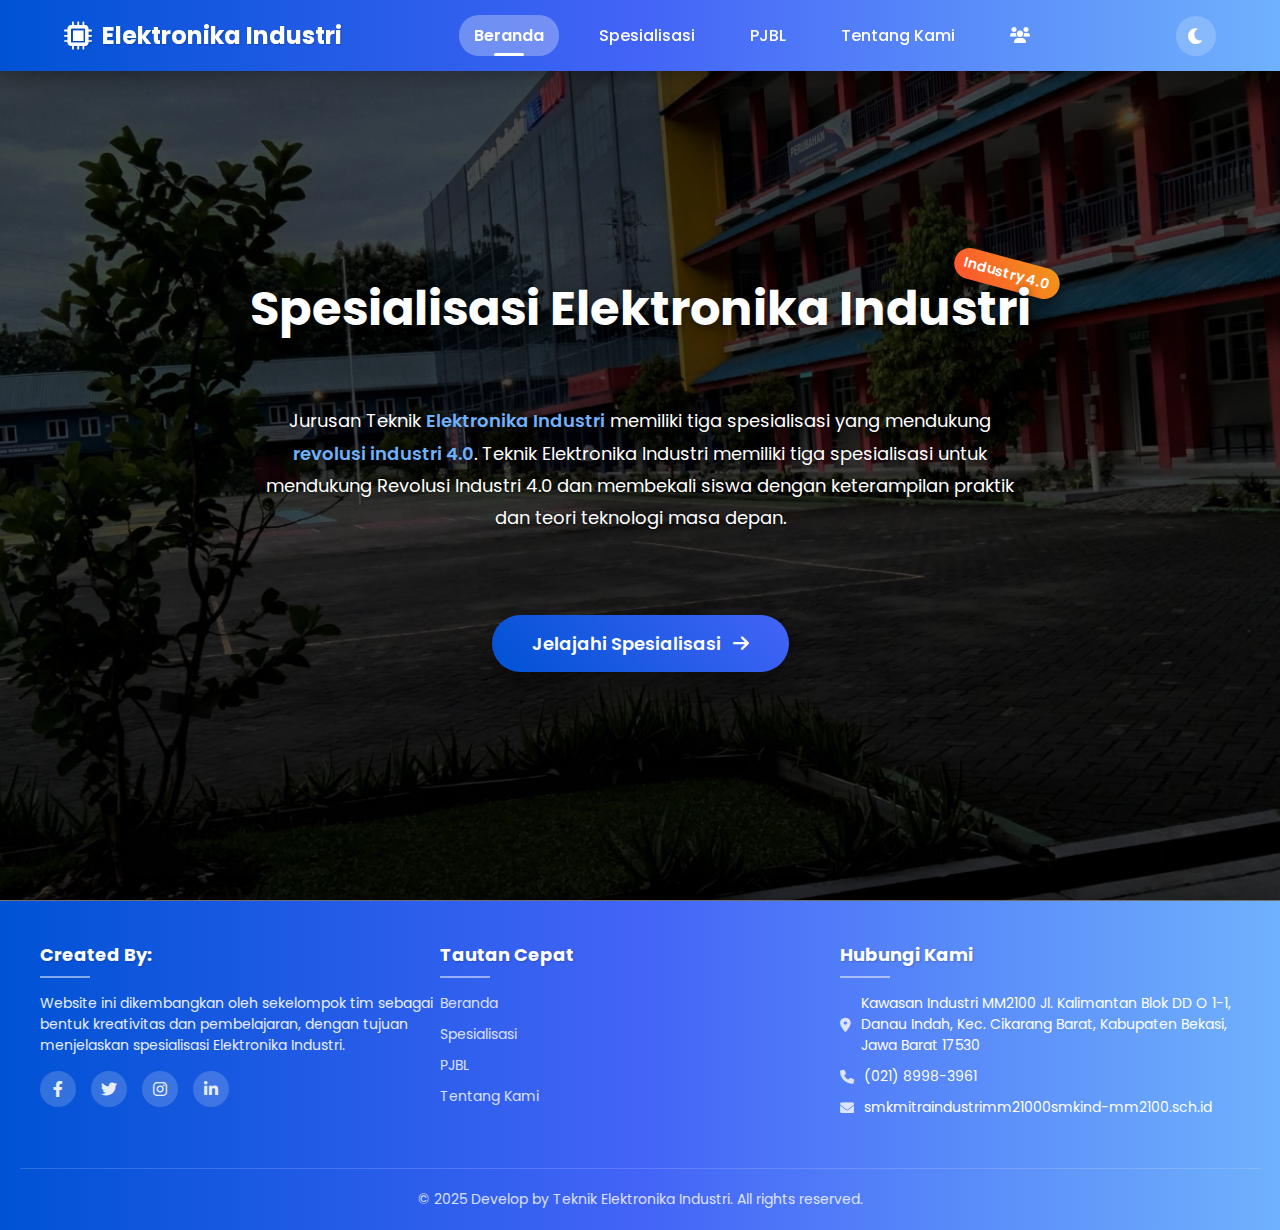
<file: index.html>
<!DOCTYPE html>
<html lang="id" data-theme="light">
  <head>
    <meta charset="UTF-8" />
    <meta name="viewport" content="width=device-width, initial-scale=1.0" />
    <title>Elektronika Industri - Beranda</title>

    <!-- Favicon -->
    <link rel="icon" type="image/png" href="images/favicon.png" />
    <link rel="apple-touch-icon" sizes="180x180" href="images/favicon.png" />

    <!-- Styles & Fonts -->
    <link rel="stylesheet" href="index.css" />
    <link
      rel="stylesheet"
      href="https://cdnjs.cloudflare.com/ajax/libs/font-awesome/6.0.0-beta3/css/all.min.css"
    />
    <link
      href="https://fonts.googleapis.com/css2?family=Poppins:wght@300;400;500;600;700&display=swap"
      rel="stylesheet"
    />
  </head>

  <body>
    <!-- Navbar -->
    <nav class="navbar">
      <a href="index.html" class="brand">
        <i class="fas fa-microchip"></i>
        Elektronika Industri
      </a>
      <div class="nav-links">
        <a href="index.html" class="active">Beranda</a>
        <a href="spesialisasi.html">Spesialisasi</a>
        <a href="proyek.html">PJBL</a>
        <a href="about.html">Tentang Kami</a>
        <a href="Our Team.html" title="Our Team"
          ><i class="fas fa-users"></i
        ></a>
      </div>
      <div class="theme-toggle">
        <i class="fas fa-moon"></i>
      </div>
      <div class="mobile-menu">
        <i class="fas fa-bars"></i>
      </div>
    </nav>

    <!-- Konten Utama -->
    <main class="hero">
      <div class="hero-content fade-in">
        <div class="logo-container">
          <h1 class="logo">Spesialisasi Elektronika Industri</h1>
          <span class="logo-badge">Industry 4.0</span>
        </div>

        <p class="description">
          Jurusan Teknik
          <span class="highlight">Elektronika Industri</span> memiliki tiga
          spesialisasi yang mendukung
          <span class="highlight">revolusi industri 4.0</span>. Teknik
          Elektronika Industri memiliki tiga spesialisasi untuk mendukung
          Revolusi Industri 4.0 dan membekali siswa dengan keterampilan praktik
          dan teori teknologi masa depan.
        </p>

        <div class="cta-container">
          <a href="spesialisasi.html" class="cta-button">
            Jelajahi Spesialisasi <i class="fas fa-arrow-right"></i>
          </a>
        </div>
      </div>
    </main>

    <!-- Footer -->
    <footer>
      <div class="footer-content">
        <div class="footer-section">
          <h3>Created By:</h3>
          <p>
            Website ini dikembangkan oleh sekelompok tim sebagai bentuk
            kreativitas dan pembelajaran, dengan tujuan menjelaskan spesialisasi
            Elektronika Industri.
          </p>
          <div class="social-links">
            <a href="#"><i class="fab fa-facebook-f"></i></a>
            <a href="#"><i class="fab fa-twitter"></i></a>
            <a href="#"><i class="fab fa-instagram"></i></a>
            <a href="#"><i class="fab fa-linkedin-in"></i></a>
          </div>
        </div>

        <div class="footer-section">
          <h3>Tautan Cepat</h3>
          <p><a href="index.html">Beranda</a></p>
          <p><a href="spesialisasi.html">Spesialisasi</a></p>
          <p><a href="proyek.html">PJBL</a></p>
          <p><a href="about.html">Tentang Kami</a></p>
        </div>

        <div class="footer-section">
          <h3>Hubungi Kami</h3>
          <div class="contact-info">
            <i class="fas fa-map-marker-alt"></i>
            <span>
              Kawasan Industri MM2100 Jl. Kalimantan Blok DD O 1-1, Danau Indah,
              Kec. Cikarang Barat, Kabupaten Bekasi, Jawa Barat 17530
            </span>
          </div>
          <div class="contact-info">
            <i class="fas fa-phone"></i>
            <span>(021) 8998-3961</span>
          </div>
          <div class="contact-info">
            <i class="fas fa-envelope"></i>
            <span>smkmitraindustrimm21000smkind-mm2100.sch.id</span>
          </div>
        </div>
      </div>

      <div class="footer-bottom">
        &copy; 2025 Develop by Teknik Elektronika Industri. All rights reserved.
      </div>
    </footer>

    <script src="script.js"></script>
  </body>
</html>
</file>
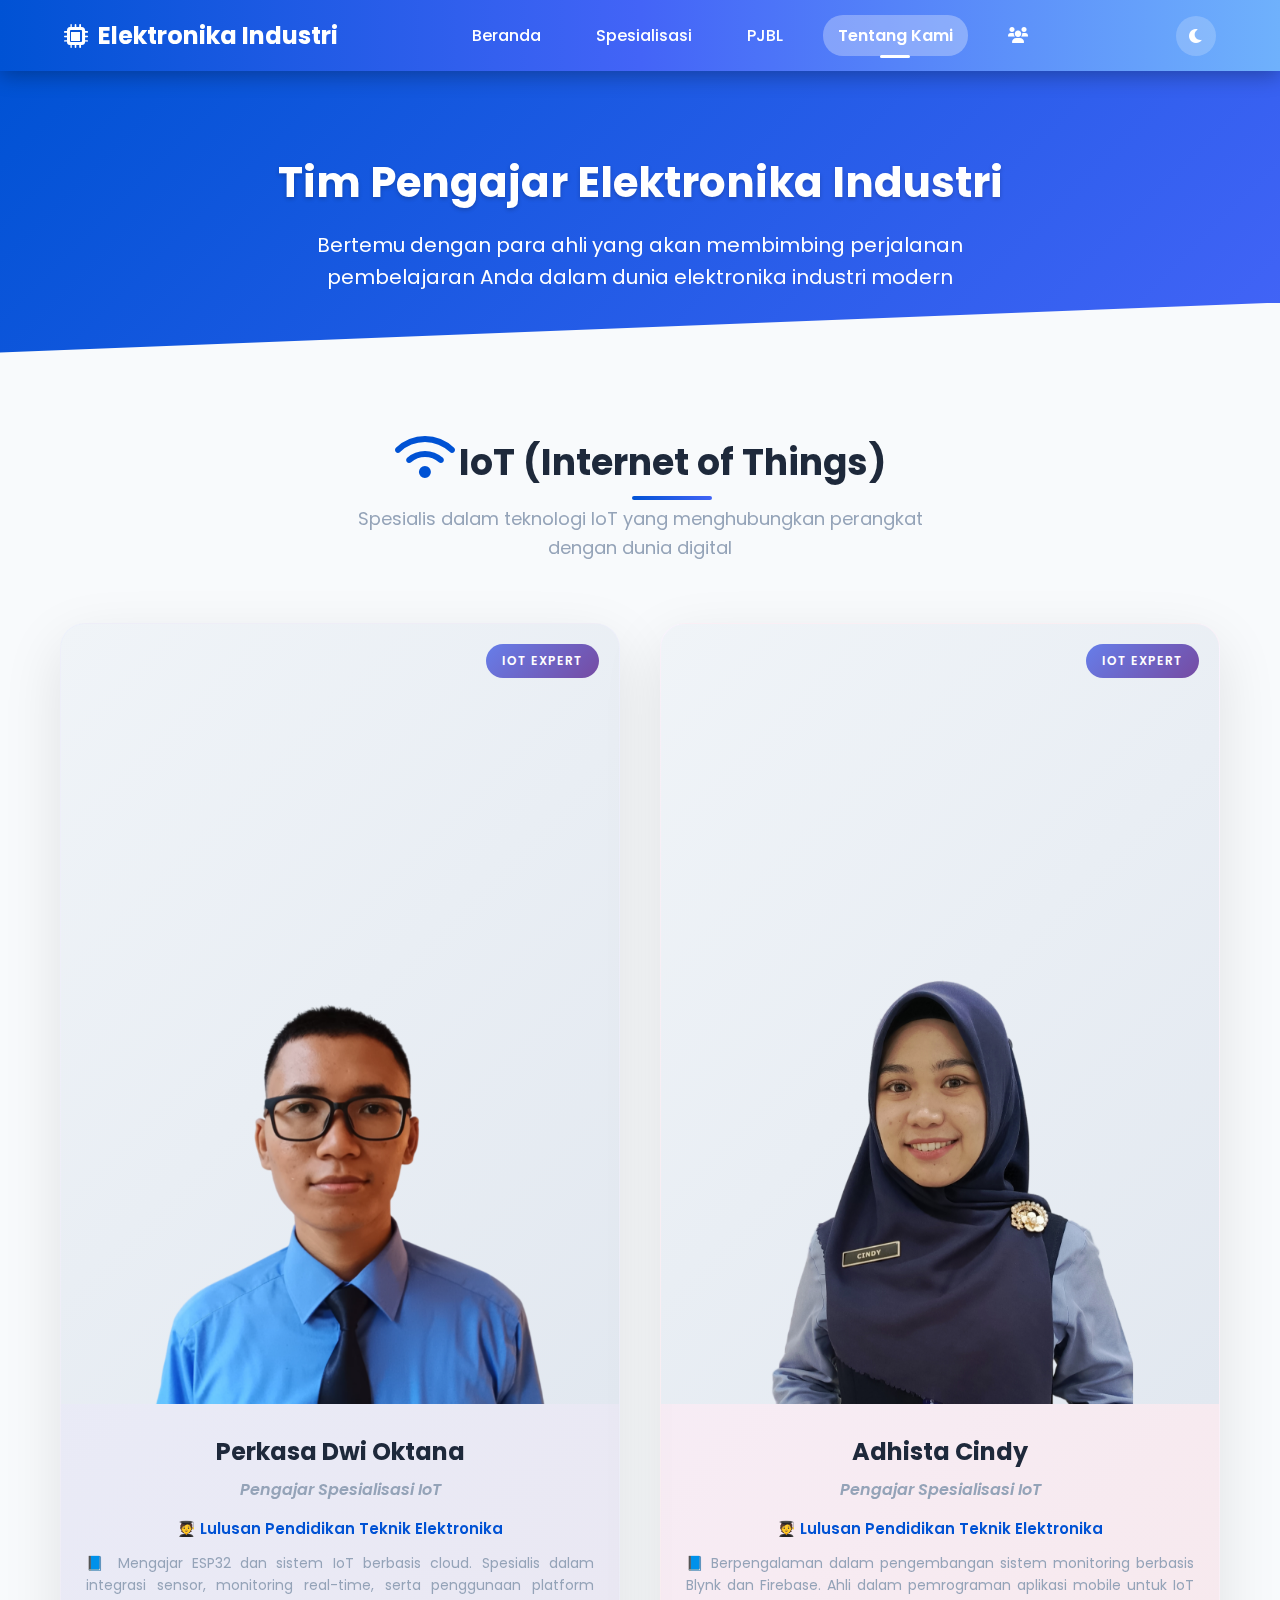
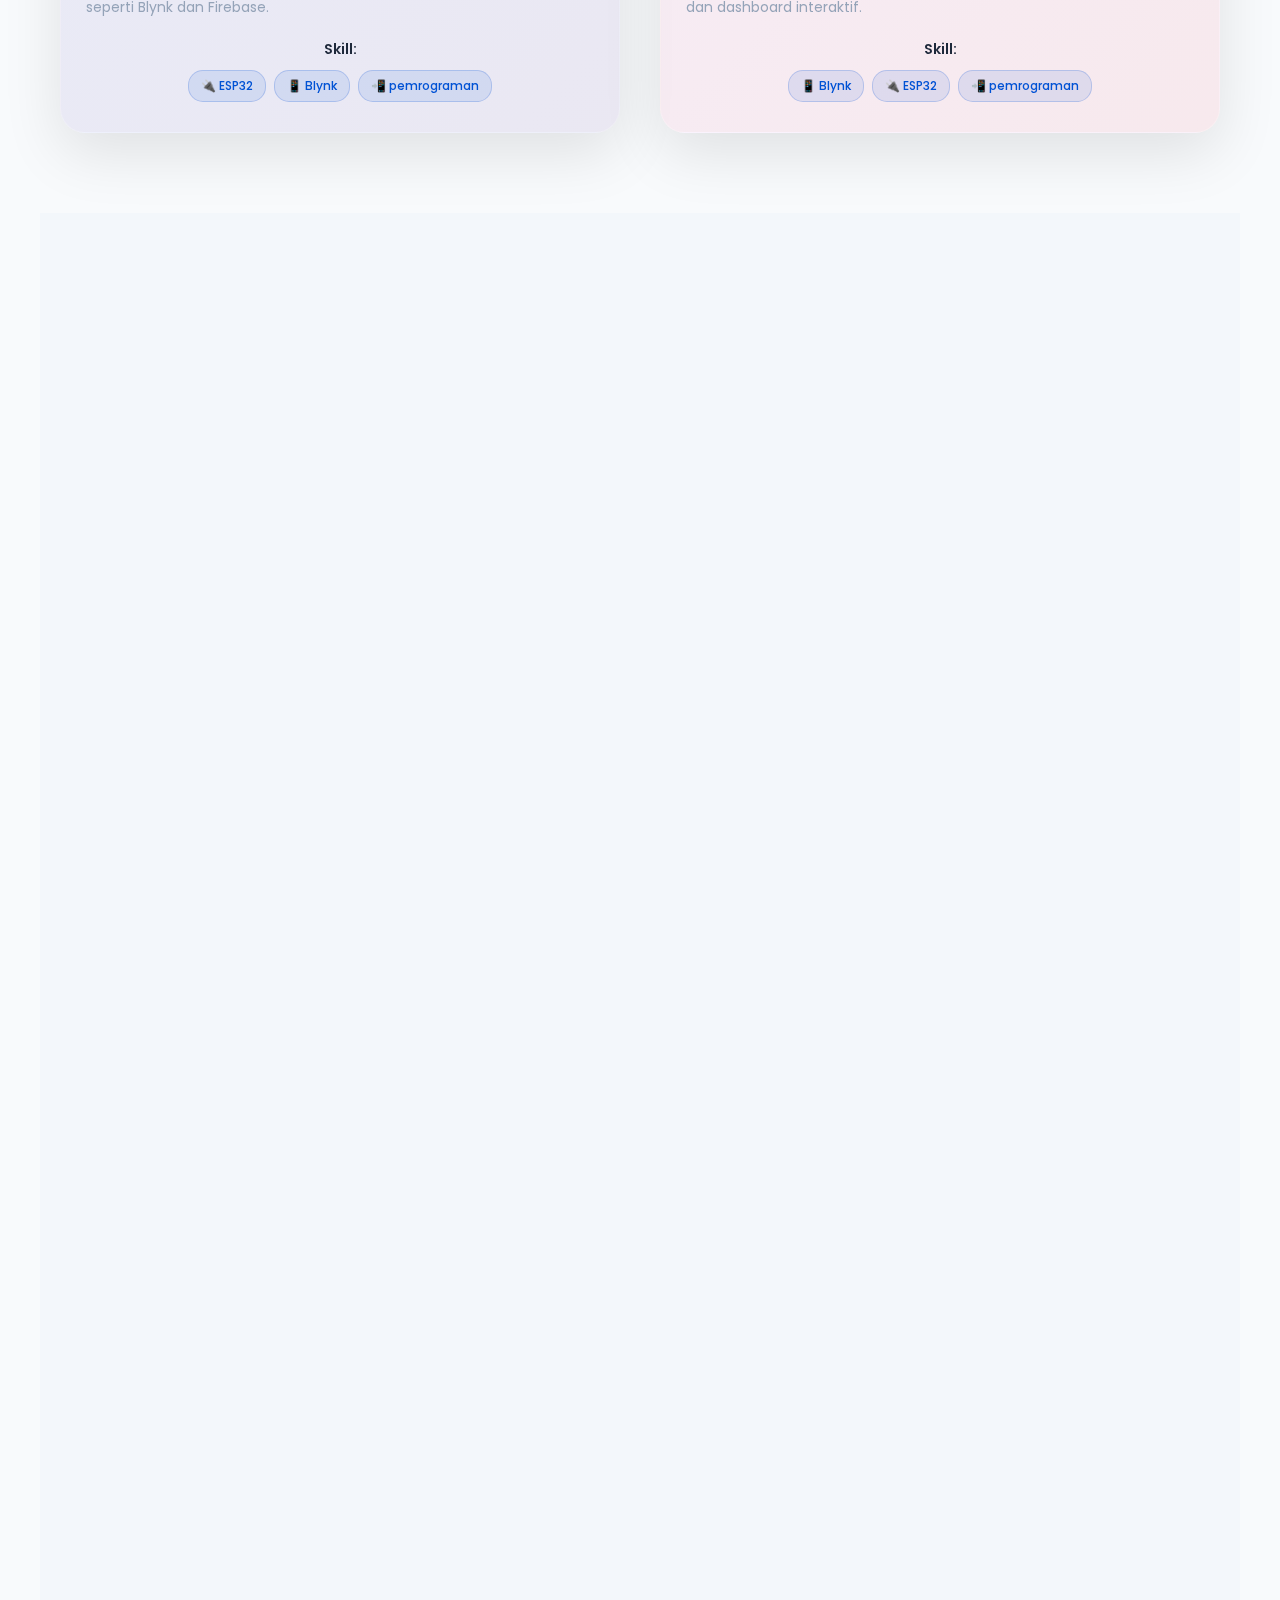
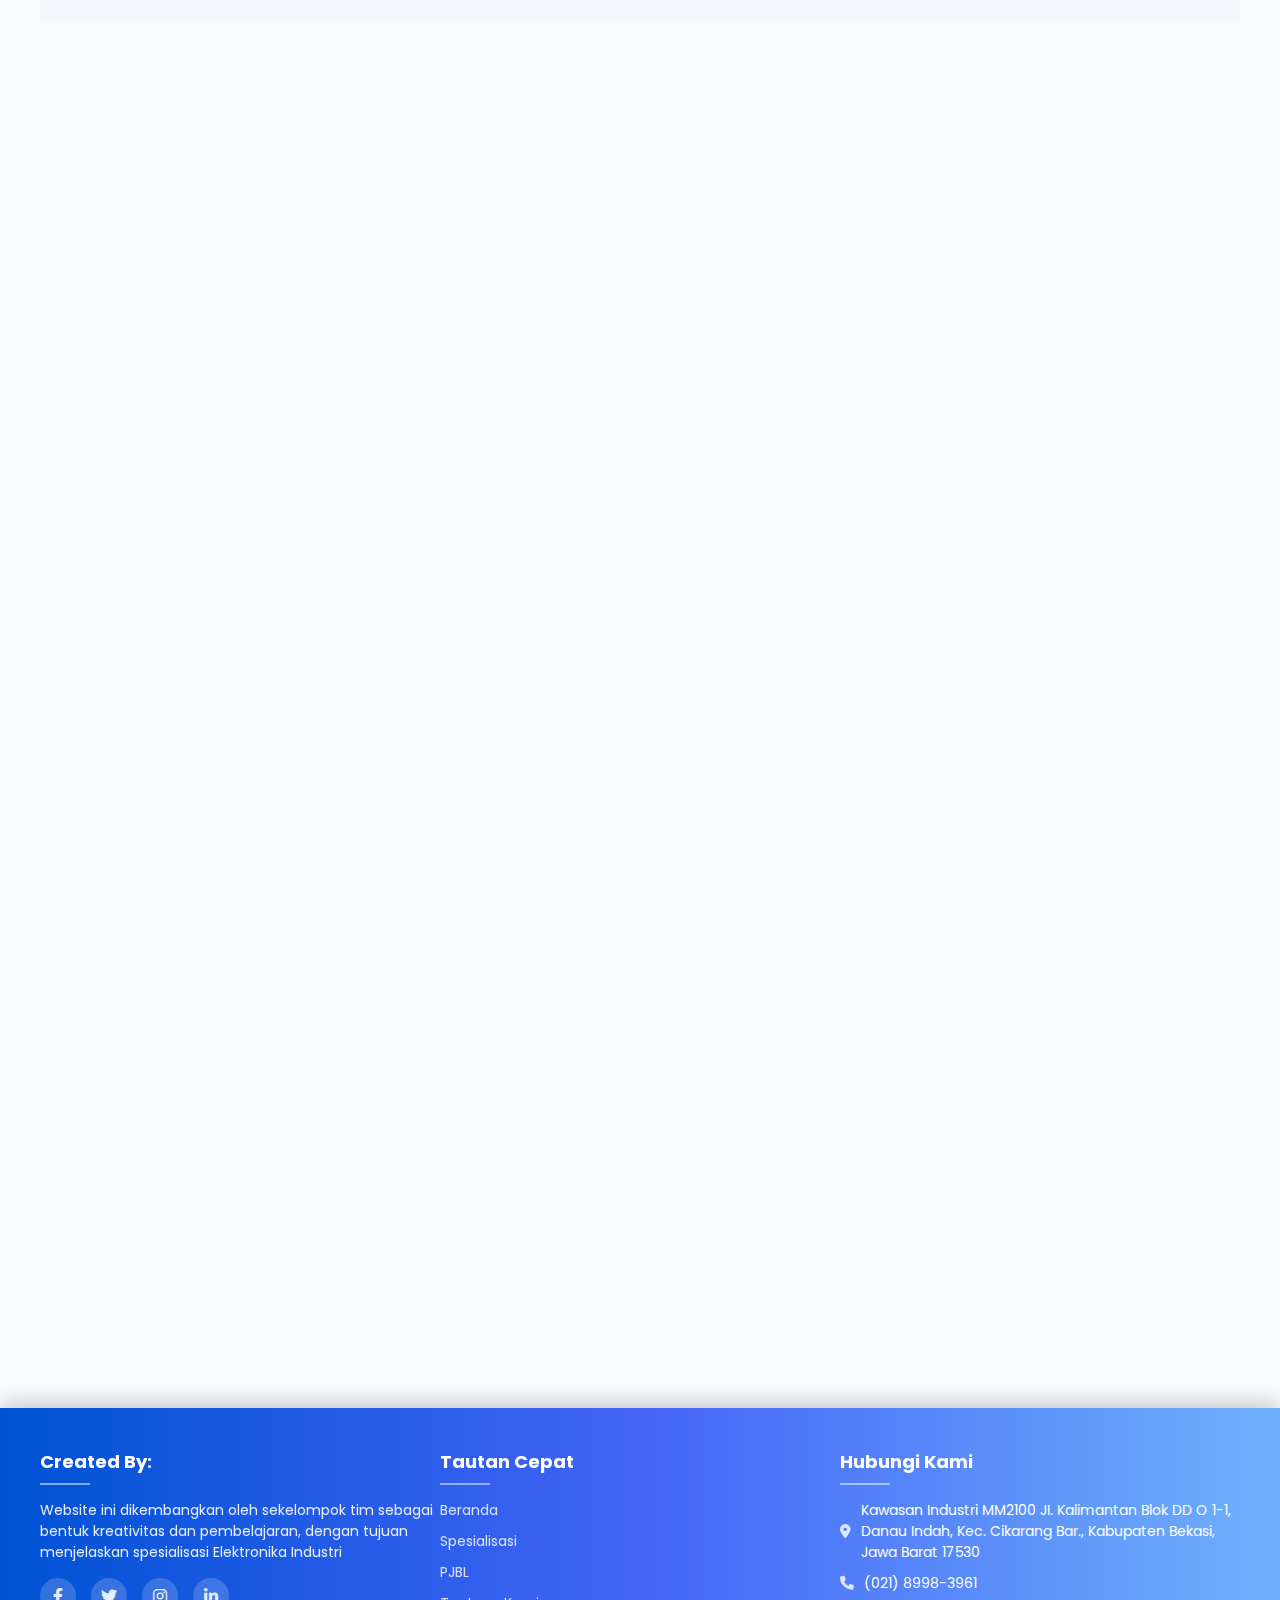
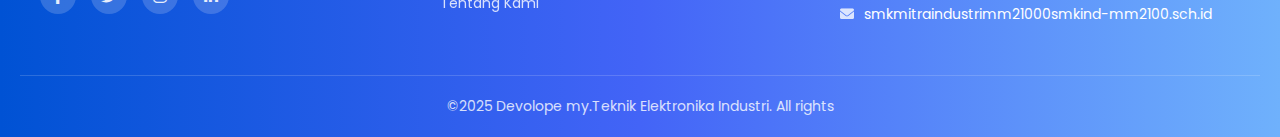
<file: about.html>
<!DOCTYPE html>
<html lang="id" data-theme="light">
  <head>
    <meta charset="UTF-8" />
    <meta name="viewport" content="width=device-width, initial-scale=1.0" />
    <title>Tentang Kami - Tim Pengajar Elektronika Industri</title>

    <link rel="icon" type="image/png" href="images/favicon.png" />
    <link rel="apple-touch-icon" sizes="180x180" href="images/favicon.png" />

    <link rel="stylesheet" href="about.css" />
    <link
      rel="stylesheet"
      href="https://cdnjs.cloudflare.com/ajax/libs/font-awesome/6.0.0-beta3/css/all.min.css"
    />
    <link
      href="https://fonts.googleapis.com/css2?family=Poppins:wght@300;400;500;600;700&display=swap"
      rel="stylesheet"
    />
    <link href="https://unpkg.com/aos@2.3.1/dist/aos.css" rel="stylesheet" />
  </head>
  <body>
    <!-- Navbar -->
    <nav class="navbar">
      <a href="index.html" class="brand">
        <i class="fas fa-microchip"></i>
        Elektronika Industri
      </a>
      <div class="nav-links">
        <a href="index.html">Beranda</a>
        <a href="spesialisasi.html">Spesialisasi</a>
        <a href="proyek.html">PJBL</a>
        <a href="about.html" class="active">Tentang Kami</a>
        <a href="Our Team.html" title="Our Team">
          <i class="fas fa-users"></i>
        </a>
      </div>
      <div class="theme-toggle">
        <i class="fas fa-moon"></i>
      </div>
      <div class="mobile-menu">
        <i class="fas fa-bars"></i>
      </div>
    </nav>

    <!-- Header -->
    <header class="header">
      <h1 data-aos="fade-up">Tim Pengajar Elektronika Industri</h1>
      <p data-aos="fade-up" data-aos-delay="100">
        Bertemu dengan para ahli yang akan membimbing perjalanan pembelajaran
        Anda dalam dunia elektronika industri modern
      </p>
    </header>

    <!-- IoT Section -->
    <!-- IoT Section -->
    <section class="specialization-section">
      <div class="section-title iot" data-aos="fade-up">
        <i class="fas fa-wifi section-icon iot"></i>
        <h2>IoT (Internet of Things)</h2>
        <p>
          Spesialis dalam teknologi IoT yang menghubungkan perangkat dengan
          dunia digital
        </p>
      </div>

      <div class="teacher-grid">
        <div class="teacher-card" data-aos="fade-up" data-aos-delay="100">
          <div class="teacher-photo">
            <img
              src="images/GURU/Pk Okta.png"
              alt="Perkasa Dwi Oktana"
              class="full-body"
            />
            <div class="teacher-badge badge-iot">IoT Expert</div>
          </div>
          <div class="teacher-content">
            <h3 class="teacher-name">Perkasa Dwi Oktana</h3>
            <p class="teacher-role">Pengajar Spesialisasi IoT</p>
            <div class="teacher-info">
              <p class="teacher-education iot">
                🧑‍🎓 Lulusan Pendidikan Teknik Elektronika
              </p>
              <p class="teacher-expertise">
                📘 Mengajar ESP32 dan sistem IoT berbasis cloud. Spesialis dalam
                integrasi sensor, monitoring real-time, serta penggunaan
                platform seperti Blynk dan Firebase.
              </p>
            </div>
            <div class="skills-section">
              <p class="skills-title">Skill:</p>
              <div class="teacher-specialties">
                <span class="specialty-tag iot">🔌 ESP32</span>
                <span class="specialty-tag iot">📱 Blynk</span>
                <span class="specialty-tag iot">📲 pemrograman</span>
              </div>
            </div>
          </div>
        </div>

        <div class="teacher-card" data-aos="fade-up" data-aos-delay="200">
          <div class="teacher-photo">
            <img
              src="images/GURU/Bu Cindy.png"
              alt="Adhista Cindy"
              class="full-body"
            />
            <div class="teacher-badge badge-iot">IoT Expert</div>
          </div>
          <div class="teacher-content">
            <h3 class="teacher-name">Adhista Cindy</h3>
            <p class="teacher-role">Pengajar Spesialisasi IoT</p>
            <div class="teacher-info">
              <p class="teacher-education iot">
                🧑‍🎓 Lulusan Pendidikan Teknik Elektronika
              </p>
              <p class="teacher-expertise">
                📘 Berpengalaman dalam pengembangan sistem monitoring berbasis
                Blynk dan Firebase. Ahli dalam pemrograman aplikasi mobile untuk
                IoT dan dashboard interaktif.
              </p>
            </div>
            <div class="skills-section">
              <p class="skills-title">Skill:</p>
              <div class="teacher-specialties">
                <span class="specialty-tag iot">📱 Blynk</span>
                <span class="specialty-tag iot">🔌 ESP32</span>
                <span class="specialty-tag iot">📲 pemrograman</span>
              </div>
            </div>
          </div>
        </div>
      </div>
    </section>

    <!-- Robotik Section -->
    <section class="specialization-section">
      <div class="section-title robotik" data-aos="fade-up">
        <i class="fas fa-robot section-icon robotik"></i>
        <h2>Robotik</h2>
        <p>Ahli dalam pengembangan sistem robotik dan otomasi cerdas</p>
      </div>

      <div class="teacher-grid">
        <div class="teacher-card" data-aos="fade-up" data-aos-delay="100">
          <div class="teacher-photo">
            <img
              src="images/GURU/pk azzam.png"
              alt="Azzam Izzuddin Ramadhan"
              class="full-body"
            />
            <div class="teacher-badge badge-robotik">Robotics Expert</div>
          </div>
          <div class="teacher-content">
            <h3 class="teacher-name">Azzam Izzuddin Ramadhan</h3>
            <p class="teacher-role">Pengajar Speseialisasi Robotic</p>
            <div class="teacher-info">
              <p class="teacher-education robotik">
                🧑‍🎓 Lulusan Pendidikan Teknik Elektronika
              </p>
              <p class="teacher-expertise">
                📘 pengalaman dalam pengembangan sistem berbasis robot studio
                dan dobot lab
              </p>
            </div>
            <div class="skills-section">
              <p class="skills-title">Skill:</p>
              <div class="teacher-specialties">
                <span class="specialty-tag robotik">🏁 Program</span>
                <span class="specialty-tag robotik">🦾 Elektro</span>
                <span class="specialty-tag robotik">🧠 Robotic</span>
              </div>
            </div>
          </div>
        </div>

        <div class="teacher-card" data-aos="fade-up" data-aos-delay="200">
          <div class="teacher-photo">
            <img
              src="images/GURU/Pk Feri.png"
              alt="Feri Hapsara"
              class="full-body"
            />
            <div class="teacher-badge badge-robotik">Robotics Expert</div>
          </div>
          <div class="teacher-content">
            <h3 class="teacher-name">Feri Hapsara</h3>
            <p class="teacher-role">Pengajar Spesialisasi Robotic</p>
            <div class="teacher-info">
              <p class="teacher-education robotik">
                🧑‍🎓 Lulusan Pendidikan Teknik Elektro
              </p>
              <p class="teacher-expertise">
                📘 ahli bidang elektronika industri dalam sistem berbasis plc ,
                robotik dan sistem elektro
              </p>
            </div>
            <div class="skills-section">
              <p class="skills-title">Skill:</p>
              <div class="teacher-specialties">
                <span class="specialty-tag robotik">🏁 Program</span>
                <span class="specialty-tag robotik">🦾 Elektro</span>
                <span class="specialty-tag robotik">🧠 Robotic</span>
              </div>
            </div>
          </div>
        </div>
      </div>
    </section>

    <!-- Industrial Control Section -->
    <section class="specialization-section">
      <div class="section-title ic" data-aos="fade-up">
        <i class="fas fa-industry section-icon ic"></i>
        <h2>Industrial Control</h2>
        <p>Spesialis dalam sistem kontrol industri dan otomasi manufaktur</p>
      </div>

      <div class="teacher-grid">
        <div class="teacher-card" data-aos="fade-up" data-aos-delay="100">
          <div class="teacher-photo">
            <img
              src="images/GURU/Pk Filtra.png"
              alt="Septiawan Filtra Santosa"
              class="full-body"
            />
            <div class="teacher-badge badge-ic">IC Expert</div>
          </div>
          <div class="teacher-content">
            <h3 class="teacher-name">Septiawan Filtra Santosa</h3>
            <p class="teacher-role">Pengajar Spesialisasi Industrial control</p>
            <div class="teacher-info">
              <p class="teacher-education ic">
                🧑‍🎓 Lulusan Pendidikan Teknik Mekatronika
              </p>
              <p class="teacher-expertise">
                📘 Instruktur Programmable logic controller serta suka musik
              </p>
              <p></p>
            </div>

            <div class="skills-section">
              <p class="skills-title">Skill:</p>
              <div class="teacher-specialties">
                <span class="specialty-tag ic">🔧 Mekatronika</span>
                <span class="specialty-tag ic">🖥️ Skematik Hidrolik</span>
                <span class="specialty-tag ic">⚡ Dasar Kelistrikan</span>
              </div>
            </div>
          </div>
        </div>

        <div class="teacher-card" data-aos="fade-up" data-aos-delay="200">
          <div class="teacher-photo">
            <img
              src="images/GURU/Pk Heas.png"
              alt="Heas Priyo Wicaksono"
              class="full-body"
            />
            <div class="teacher-badge badge-ic">IC Expert</div>
          </div>
          <div class="teacher-content">
            <h3 class="teacher-name">Heas Priyo Wicaksono</h3>
            <p class="teacher-role">Pengajar Spesialisasi Industrial Control</p>
            <div class="teacher-info">
              <p class="teacher-education ic">
                🧑‍🎓 Lulusan Pendidikan Teknik Elektronika
              </p>
              <p class="teacher-expertise">
                📘Industrial Automation, Computer Vision, AI Engineer, Data
                Scientist
              </p>
            </div>
            <div class="skills-section">
              <p class="skills-title">Skill:</p>
              <div class="teacher-specialties">
                <span class="specialty-tag robotik">🏁 PLC</span>
                <span class="specialty-tag robotik">🦾 Program C++</span>
                <span class="specialty-tag robotik">🧠 Skematik Pneumatic</span>
              </div>
            </div>
          </div>
        </div>
      </div>
    </section>

    <!-- Footer -->
    <footer>
      <div class="footer-content">
        <div class="footer-section">
          <h3>Created By:</h3>
          <p>
            Website ini dikembangkan oleh sekelompok tim sebagai bentuk
            kreativitas dan pembelajaran, dengan tujuan menjelaskan spesialisasi
            Elektronika Industri
          </p>
          <div class="social-links">
            <a href="#"><i class="fab fa-facebook-f"></i></a>
            <a href="#"><i class="fab fa-twitter"></i></a>
            <a href="#"><i class="fab fa-instagram"></i></a>
            <a href="#"><i class="fab fa-linkedin-in"></i></a>
          </div>
        </div>

        <div class="footer-section">
          <h3>Tautan Cepat</h3>
          <p><a href="index.html">Beranda</a></p>
          <p><a href="spesialisasi.html">Spesialisasi</a></p>
          <p><a href="proyek.html">PJBL</a></p>
          <p><a href="about.html">Tentang Kami</a></p>
        </div>

        <div class="footer-section">
          <h3>Hubungi Kami</h3>
          <div class="contact-info">
            <i class="fas fa-map-marker-alt"></i>
            <span
              >Kawasan Industri MM2100 JI. Kalimantan Blok DD O 1-1, Danau
              Indah, Kec. Cikarang Bar., Kabupaten Bekasi, Jawa Barat
              17530</span
            >
          </div>
          <div class="contact-info">
            <i class="fas fa-phone"></i>
            <span>(021) 8998-3961</span>
          </div>
          <div class="contact-info">
            <i class="fas fa-envelope"></i>
            <span>smkmitraindustrimm21000smkind-mm2100.sch.id</span>
          </div>
        </div>
      </div>

      <div class="footer-bottom">
        &copy;2025 Devolope my.Teknik Elektronika Industri. All rights
      </div>
    </footer>

    <!-- AOS Library -->
    <script src="https://unpkg.com/aos@2.3.1/dist/aos.js"></script>
    <script src="script.js"></script>
  </body>
</html>
</file>
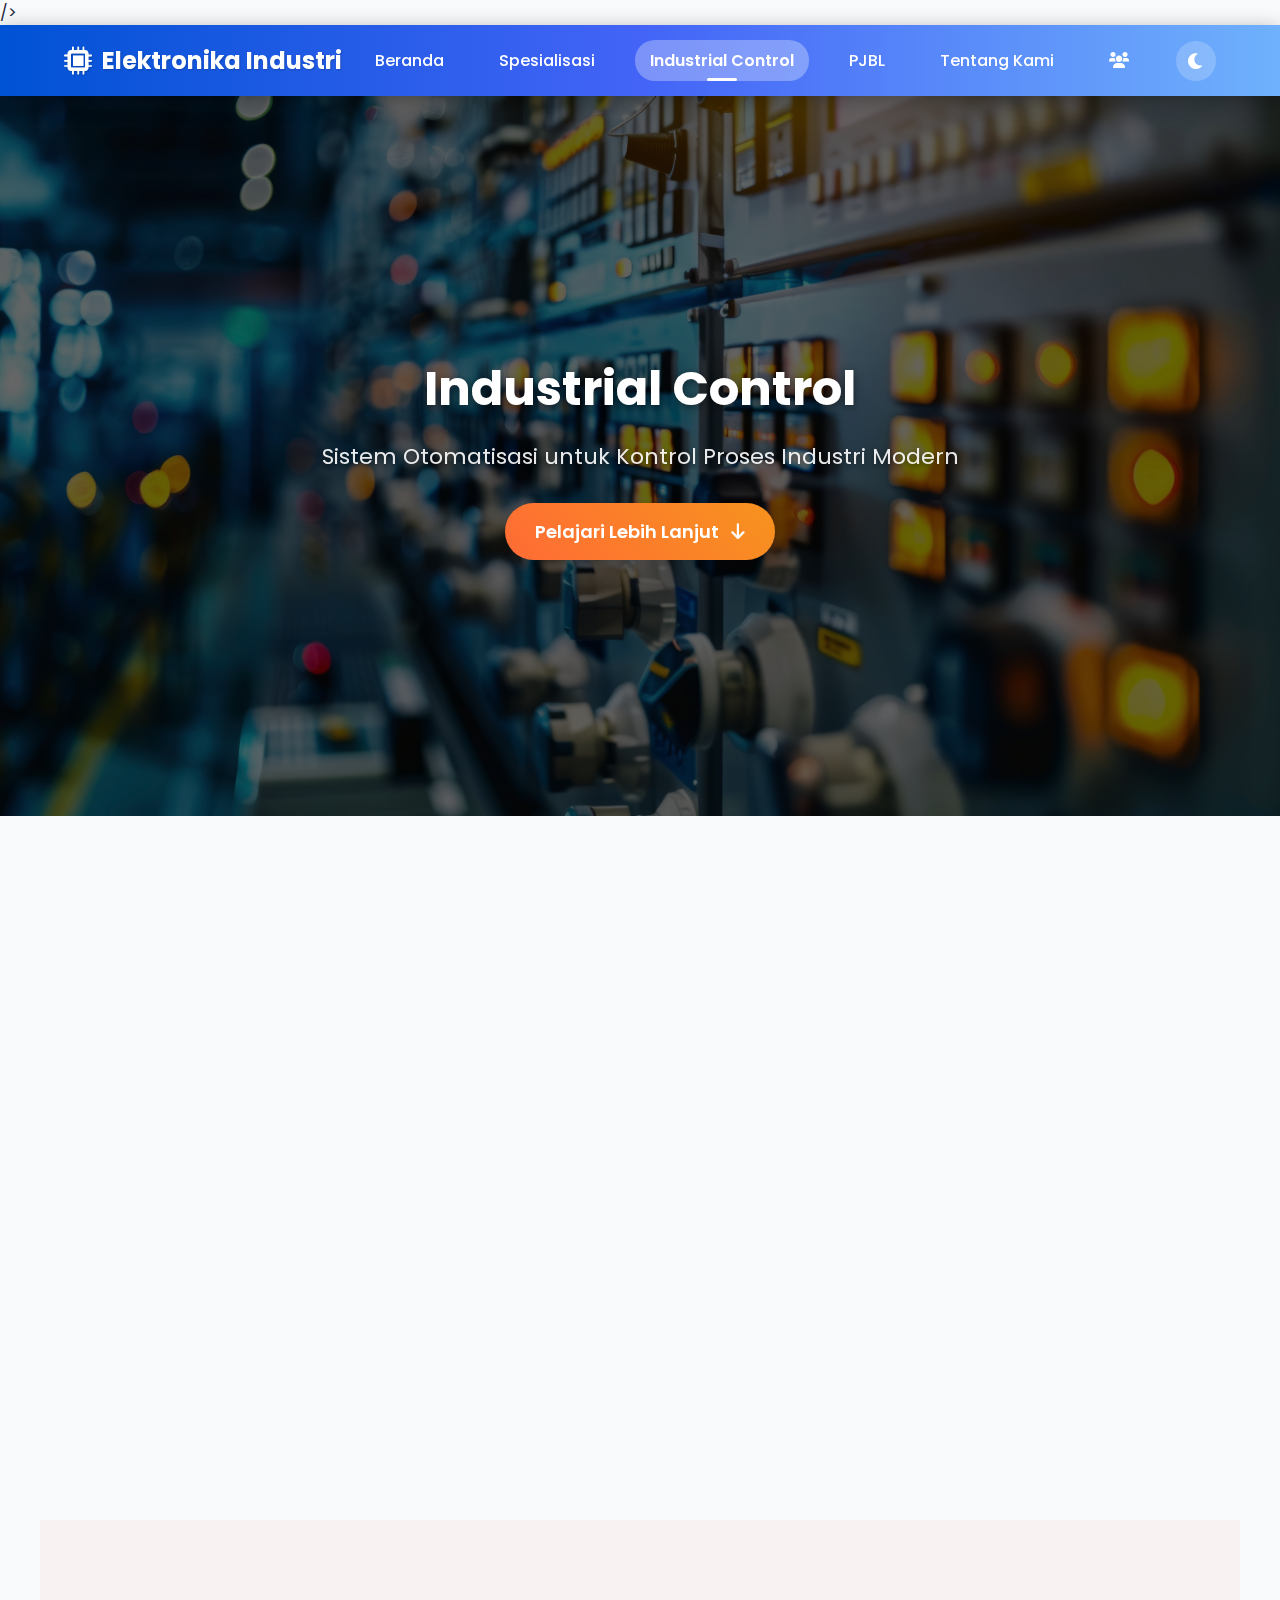
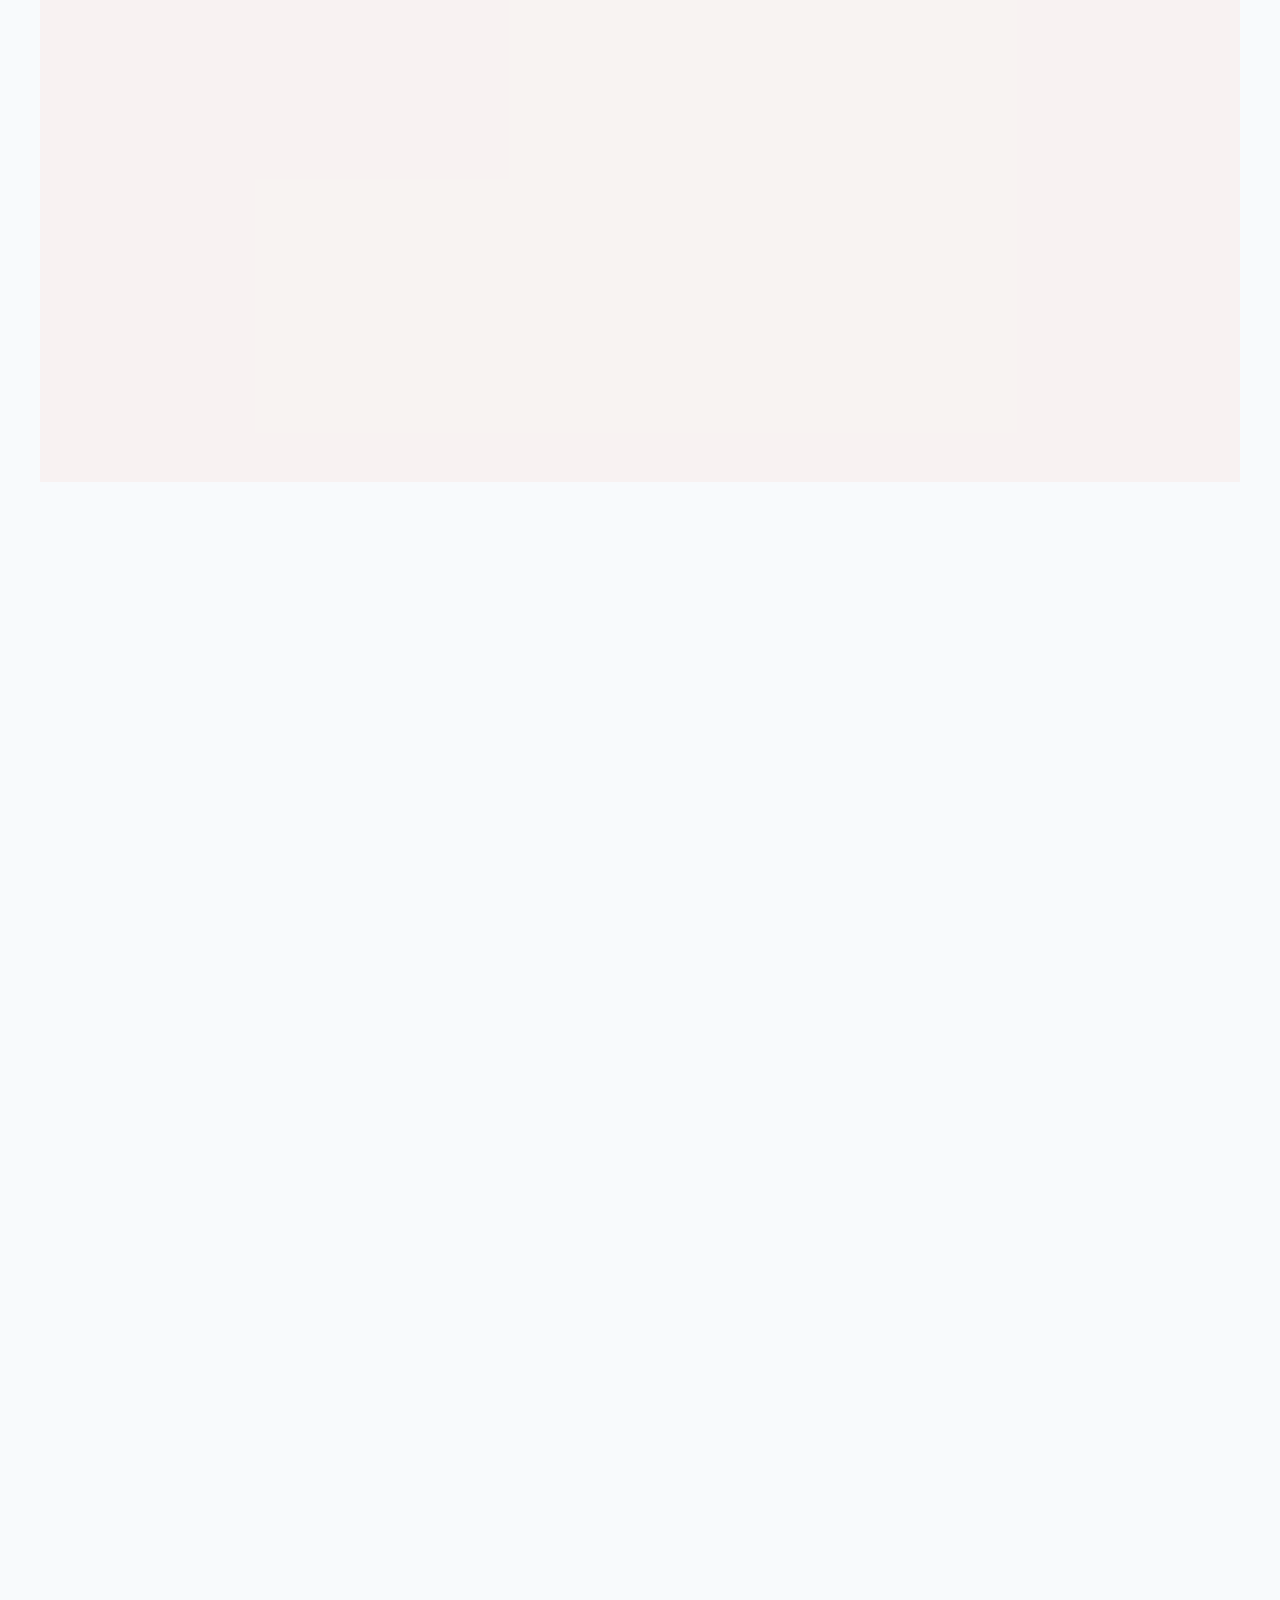
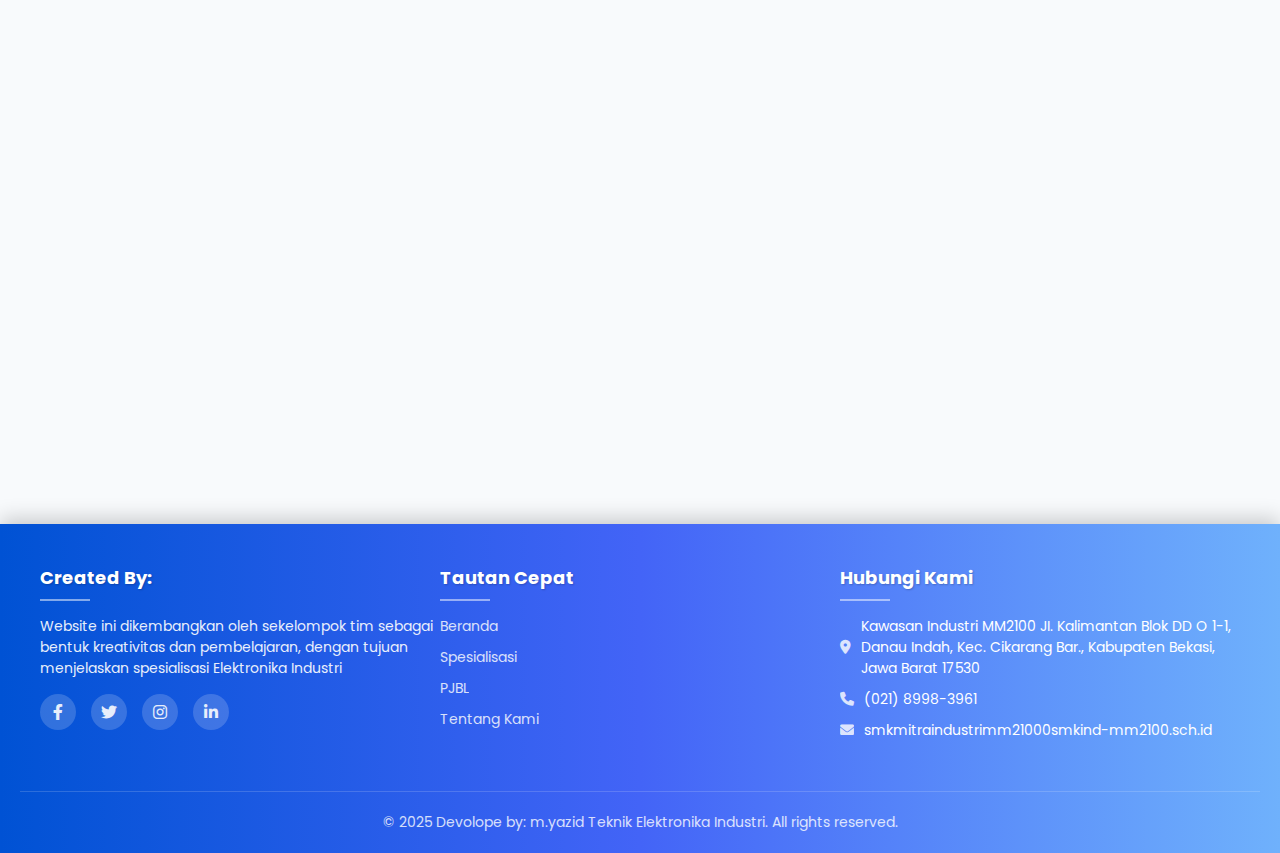
<file: ic.html>
<!DOCTYPE html>
<html lang="id" data-theme="light">
  <head>
    <meta charset="UTF-8" />
    <meta name="viewport" content="width=device-width, initial-scale=1.0" />
    <title>Industrial Control - Elektronika Industri</title>

    <link rel="icon" type="image/png" href="images/favicon.png" />
<link rel="apple-touch-icon" sizes="180x180" href="images/favicon.png" />
/>

    <link rel="stylesheet" href="ic.css" />
    <link
      rel="stylesheet"
      href="https://cdnjs.cloudflare.com/ajax/libs/font-awesome/6.0.0-beta3/css/all.min.css"
    />
    <link
      href="https://fonts.googleapis.com/css2?family=Poppins:wght@300;400;500;600;700&display=swap"
      rel="stylesheet"
    />
    <link href="https://unpkg.com/aos@2.3.1/dist/aos.css" rel="stylesheet" />
  </head>
  <body>
    <!-- Navigasi -->
    <nav class="navbar">
      <a href="index.html" class="brand">
        <i class="fas fa-microchip"></i>
        Elektronika Industri
      </a>
      <div class="nav-links">
        <a href="index.html">Beranda</a>
        <a href="spesialisasi.html">Spesialisasi</a>
        <a href="ic.html" class="active">Industrial Control</a>
        <a href="proyek.html">PJBL</a>
        <a href="about.html">Tentang Kami</a>
        <a href="Our Team.html" title="Our Team"
        ><i class="fas fa-users"></i
      ></a>
      </div>
      <div class="theme-toggle">
        <i class="fas fa-moon"></i>
      </div>
      <div class="mobile-menu">
        <i class="fas fa-bars"></i>
      </div>
    </nav>

    <!-- Hero Section -->
    <section class="hero">
      <div class="hero-bg"></div>
      <div class="hero-overlay"></div>
      <div class="hero-content" data-aos="fade-up">
        <h1 class="hero-title">Industrial Control</h1>
        <p class="hero-subtitle">
          Sistem Otomatisasi untuk Kontrol Proses Industri Modern
        </p>
        <a href="#definisi" class="hero-button"
          >Pelajari Lebih Lanjut <i class="fas fa-arrow-down"></i
        ></a>
      </div>
    </section>

    <!-- Definition Section -->
    <section id="definisi" class="section">
      <div class="section-header">
        <i class="fas fa-cogs section-icon" data-aos="zoom-in"></i>
        <h2 class="section-title" data-aos="fade-up">
          Apa Itu Industrial Control?
        </h2>
        <p class="section-subtitle" data-aos="fade-up" data-aos-delay="100">
          Mengenal sistem otomatisasi yang mengintegrasikan perangkat keras dan
          lunak untuk industri
        </p>
      </div>

      <div class="definition-container">
        <div class="definition-content" data-aos="fade-right">
          <p>
            Industrial Control (IC) adalah sistem otomatisasi yang
            mengintegrasikan perangkat keras dan lunak untuk mengontrol,
            memantau, dan mengoptimalkan proses industri (seperti produksi,
            conveyor, atau manajemen energi).
          </p>
          <p>
            IC memungkinkan mesin, sensor, dan robot bekerja secara otomatis
            dengan presisi tinggi, terhubung ke jaringan industri, dan
            dikendalikan via HMI (Human-Machine Interface). Sistem ini menjadi
            tulang punggung otomatisasi industri modern yang memastikan
            efisiensi dan keamanan operasional.
          </p>
        </div>
        <div class="definition-image" data-aos="fade-left">
          <img
            src="images/Bacground Ic/bacground.png"
            alt="Industrial Control Concept"
          />
        </div>
      </div>
    </section>

    <!-- Goals Section -->
    <section class="section section-alt">
      <div class="section-header">
        <i class="fas fa-bullseye section-icon" data-aos="zoom-in"></i>
        <h2 class="section-title" data-aos="fade-up">
          Tujuan Pembelajaran Industrial Control
        </h2>
        <p class="section-subtitle" data-aos="fade-up" data-aos-delay="100">
          Mengapa Industrial Control penting dalam era industri 4.0
        </p>
      </div>

      <div class="goals-container">
        <div class="goals-list">
          <div class="goal-item" data-aos="fade-up" data-aos-delay="100">
            <div class="goal-icon">
              <i class="fas fa-microchip"></i>
            </div>
            <div class="goal-content">
              <h3>Memahami PLC sebagai "Otak" Sistem</h3>
              <p>
                Mempelajari cara kerja PLC (Programmable Logic Controller)
                sebagai pusat kendali yang mengatur seluruh operasi sistem
                industri dengan logika yang terprogram.
              </p>
            </div>
          </div>

          <div class="goal-item" data-aos="fade-up" data-aos-delay="200">
            <div class="goal-icon">
              <i class="fas fa-robot"></i>
            </div>
            <div class="goal-content">
              <h3>Membuat Sistem Otomatis Berbasis Logika</h3>
              <p>
                Mengembangkan sistem otomatis berbasis logika industri,
                contohnya mesin yang berhenti secara otomatis jika sensor
                mendeteksi benda terjepit untuk keamanan operasional.
              </p>
            </div>
          </div>
        </div>
      </div>
    </section>

    <!-- Learning Targets Section -->
    <section class="section">
      <div class="section-header">
        <i class="fas fa-graduation-cap section-icon" data-aos="zoom-in"></i>
        <h2 class="section-title" data-aos="fade-up">Apa yang Dipelajari?</h2>
        <p class="section-subtitle" data-aos="fade-up" data-aos-delay="100">
          Keterampilan dan pengetahuan yang akan Anda kuasai dalam spesialisasi
          Industrial Control
        </p>
      </div>

      <div class="targets-container">
        <div class="target-list">
          <div class="target-item" data-aos="fade-up" data-aos-delay="100">
            <div class="target-icon">
              <i class="fas fa-code"></i>
            </div>
            <h3>Pemrograman PLC</h3>
            <p>
              Membuat logika kontrol menggunakan berbagai metode pemrograman:
            </p>
            <ul>
              <li>Ladder Diagram - Pemrograman visual berbasis relay logic</li>
              <li>Function Block Diagram - Pemrograman berbasis blok fungsi</li>
            </ul>
          </div>

          <div class="target-item" data-aos="fade-up" data-aos-delay="200">
            <div class="target-icon">
              <i class="fas fa-desktop"></i>
            </div>
            <h3>Antarmuka Industri</h3>
            <p>
              HMI (Human-Machine Interface): Desain panel kontrol untuk operator
              yang memungkinkan monitoring dan kontrol sistem secara real-time
              dengan interface yang user-friendly.
            </p>
          </div>

          <div class="target-item" data-aos="fade-up" data-aos-delay="300">
            <div class="target-icon">
              <i class="fas fa-search"></i>
            </div>
            <h3>Sensor & Aktuator Industri</h3>
            <p>Mempelajari komponen input dan output sistem:</p>
            <ul>
              <li>
                <strong>Sensor:</strong> Proximity Sensor untuk deteksi
                keberadaan benda logam
              </li>
              <li>
                <strong>Aktuator:</strong> Pneumatic Valve untuk kontrol aliran
                udara/fluida
              </li>
            </ul>
          </div>

          <div class="target-item" data-aos="fade-up" data-aos-delay="400">
            <div class="target-icon">
              <i class="fas fa-network-wired"></i>
            </div>
            <h3>Jaringan Industri</h3>
            <p>
              Memahami koneksi dan komunikasi antara PLC, HMI, dan cloud
              industri untuk menciptakan sistem terintegrasi yang dapat
              dimonitor dan dikontrol secara remote.
            </p>
          </div>
        </div>
      </div>
    </section>
    </section>

    <!-- CTA Section -->
    <section class="section">
      <div class="cta-section" data-aos="fade-up">
        <h2 class="cta-title">Siap Menguasai Industrial Control?</h2>
        <p class="cta-text">
          Bergabunglah dengan era otomatisasi industri dan kembangkan keahlian
          dalam sistem kontrol yang sangat dibutuhkan di dunia industri modern.
        </p>
        <div class="cta-buttons">
          <!-- Ganti baris ini di bagian CTA Section -->
        <a href="proyek.html?filter=ic" class="cta-button primary">
        Lihat Proyek Industrial Control <i class="fas fa-arrow-right"></i>
      </a>
          <a href="spesialisasi.html" class="cta-button secondary"
            >Kembali ke Spesialisasi</a
          >
        </div>
      </div>
    </section>

    <!-- Footer -->
    <footer>
      <div class="footer-content">
        <div class="footer-section">
          <h3>Created By:</h3>
          <p>
            Website ini dikembangkan oleh sekelompok tim sebagai bentuk kreativitas dan pembelajaran,
             dengan tujuan menjelaskan spesialisasi Elektronika Industri
          </p>
          <div class="social-links">
            <a href="#"><i class="fab fa-facebook-f"></i></a>
            <a href="#"><i class="fab fa-twitter"></i></a>
            <a href="#"><i class="fab fa-instagram"></i></a>
            <a href="#"><i class="fab fa-linkedin-in"></i></a>
          </div>
        </div>

        <div class="footer-section">
          <h3>Tautan Cepat</h3>
          <p><a href="index.html">Beranda</a></p>
          <p><a href="spesialisasi.html">Spesialisasi</a></p>
          <p><a href="proyek.html">PJBL</a></p>
          <p><a href="about.html">Tentang Kami</a></p>
        </div>

        <div class="footer-section">
          <h3>Hubungi Kami</h3>
          <div class="contact-info">
            <i class="fas fa-map-marker-alt"></i>
            <span>Kawasan Industri MM2100 JI. Kalimantan Blok DD O 1-1, Danau Indah, Kec. Cikarang Bar., Kabupaten Bekasi, Jawa Barat 17530</span>
          </div>
          <div class="contact-info">
            <i class="fas fa-phone"></i>
            <span>(021) 8998-3961</span>
          </div>
          <div class="contact-info">
            <i class="fas fa-envelope"></i>
            <span>smkmitraindustrimm21000smkind-mm2100.sch.id</span>
          </div>
        </div>
      </div>

      <div class="footer-bottom">
        &copy; 2025 Devolope by: m.yazid Teknik Elektronika Industri. All rights reserved.
      </div>
    </footer>

    <!-- AOS Library -->
    <script src="https://unpkg.com/aos@2.3.1/dist/aos.js"></script>

    <script src="script.js"></script>
  </body>
</html>
</file>
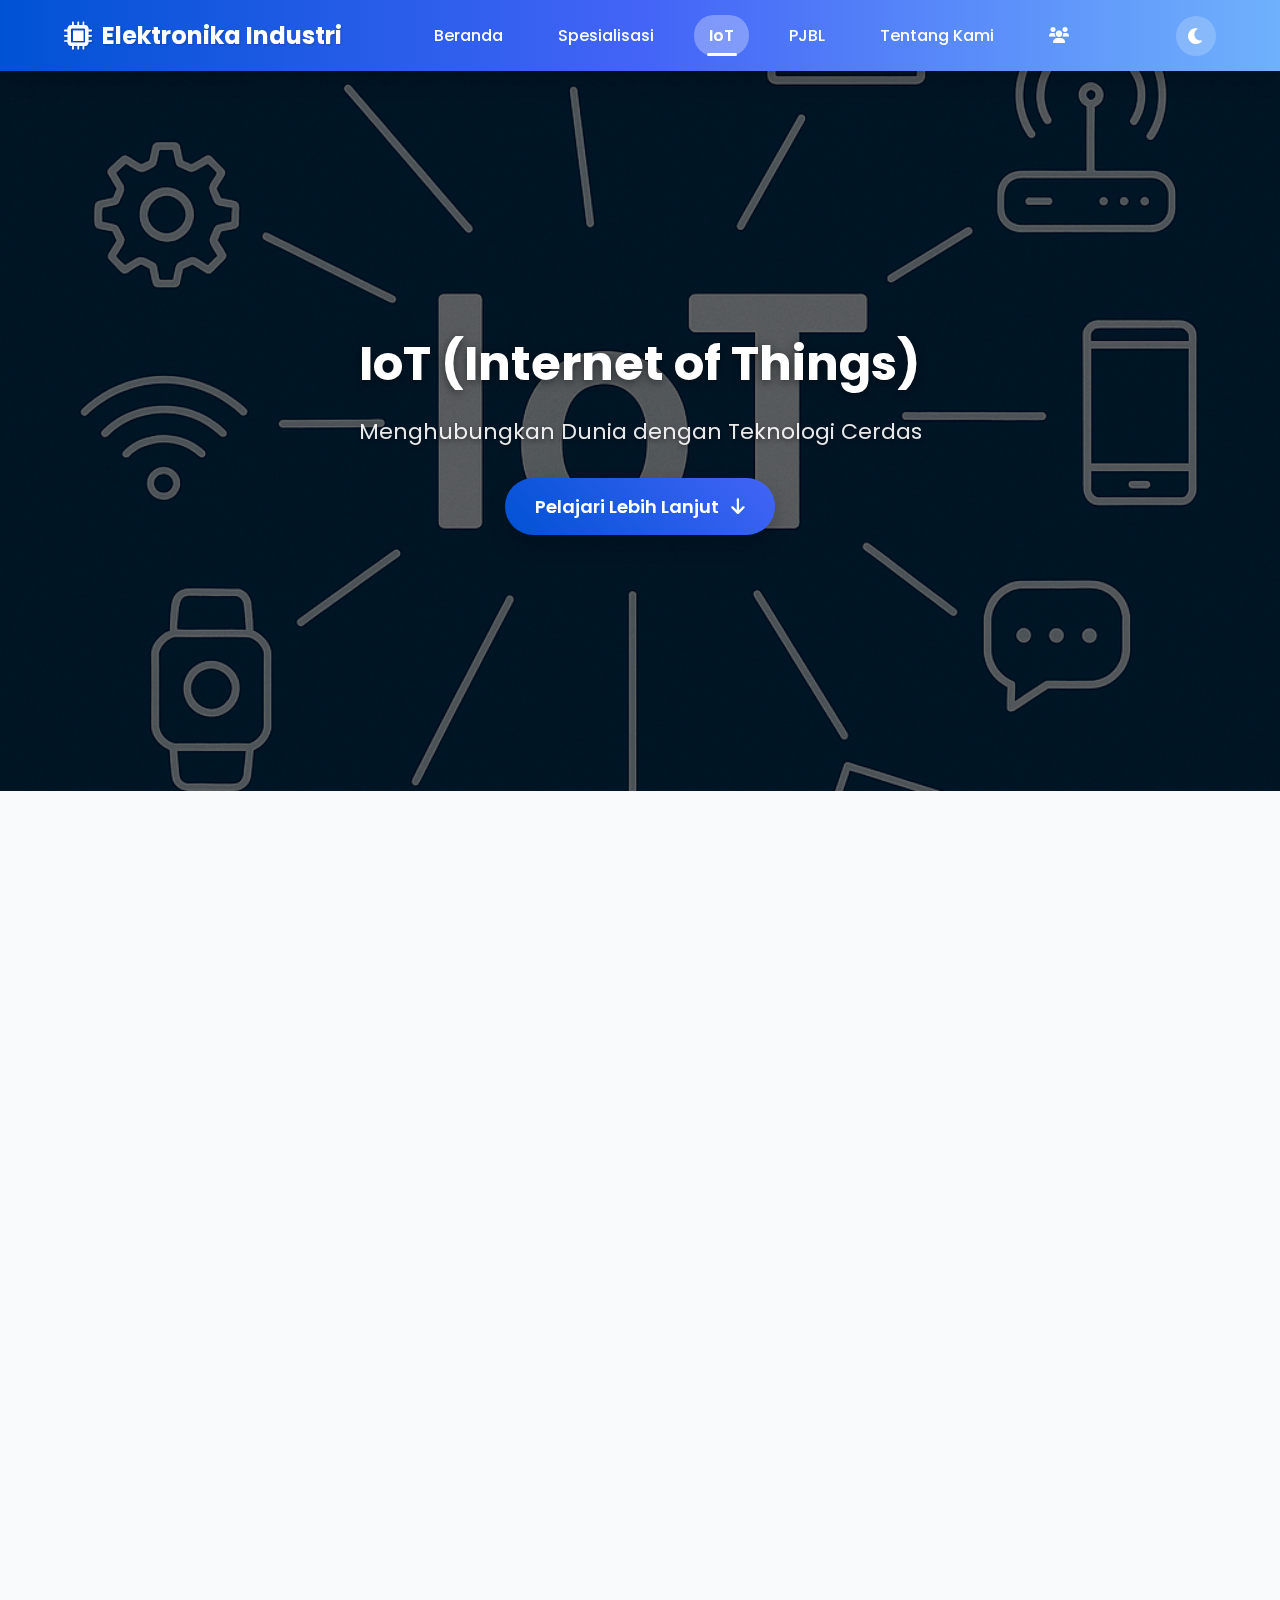
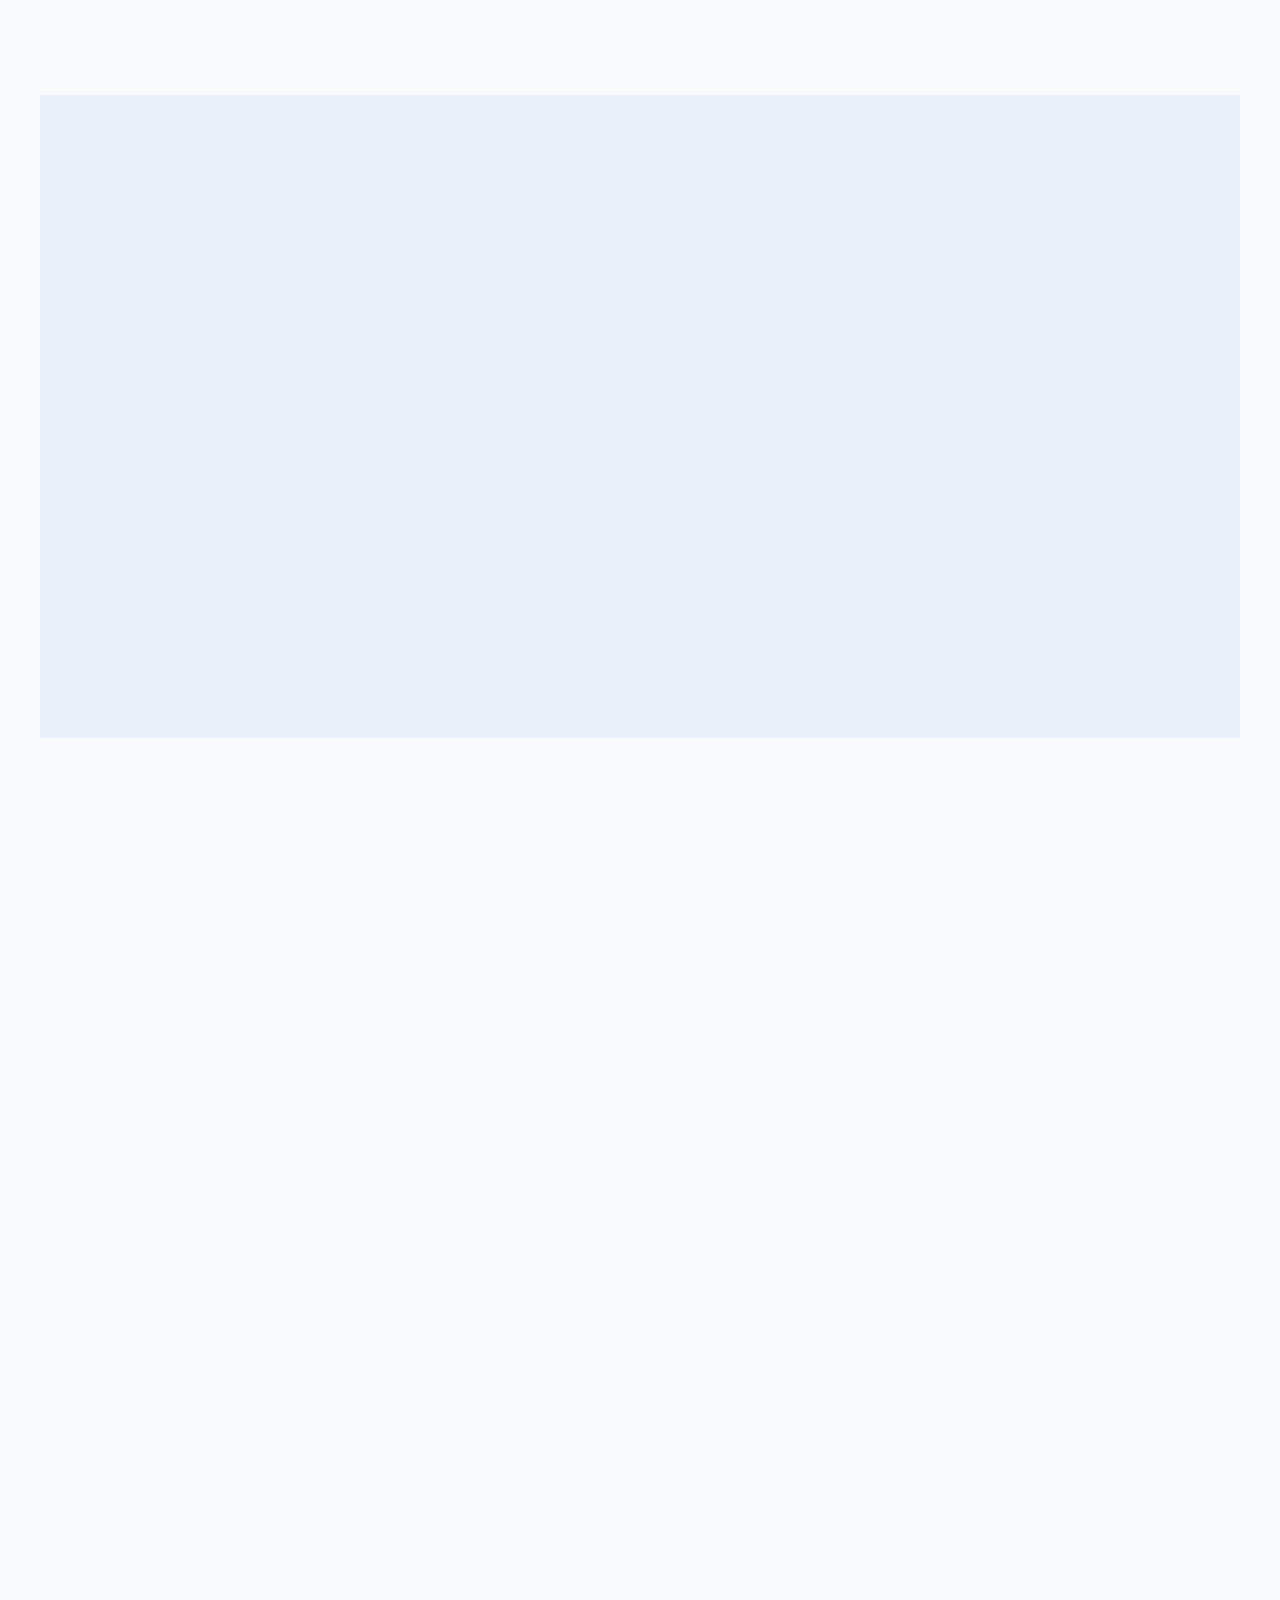
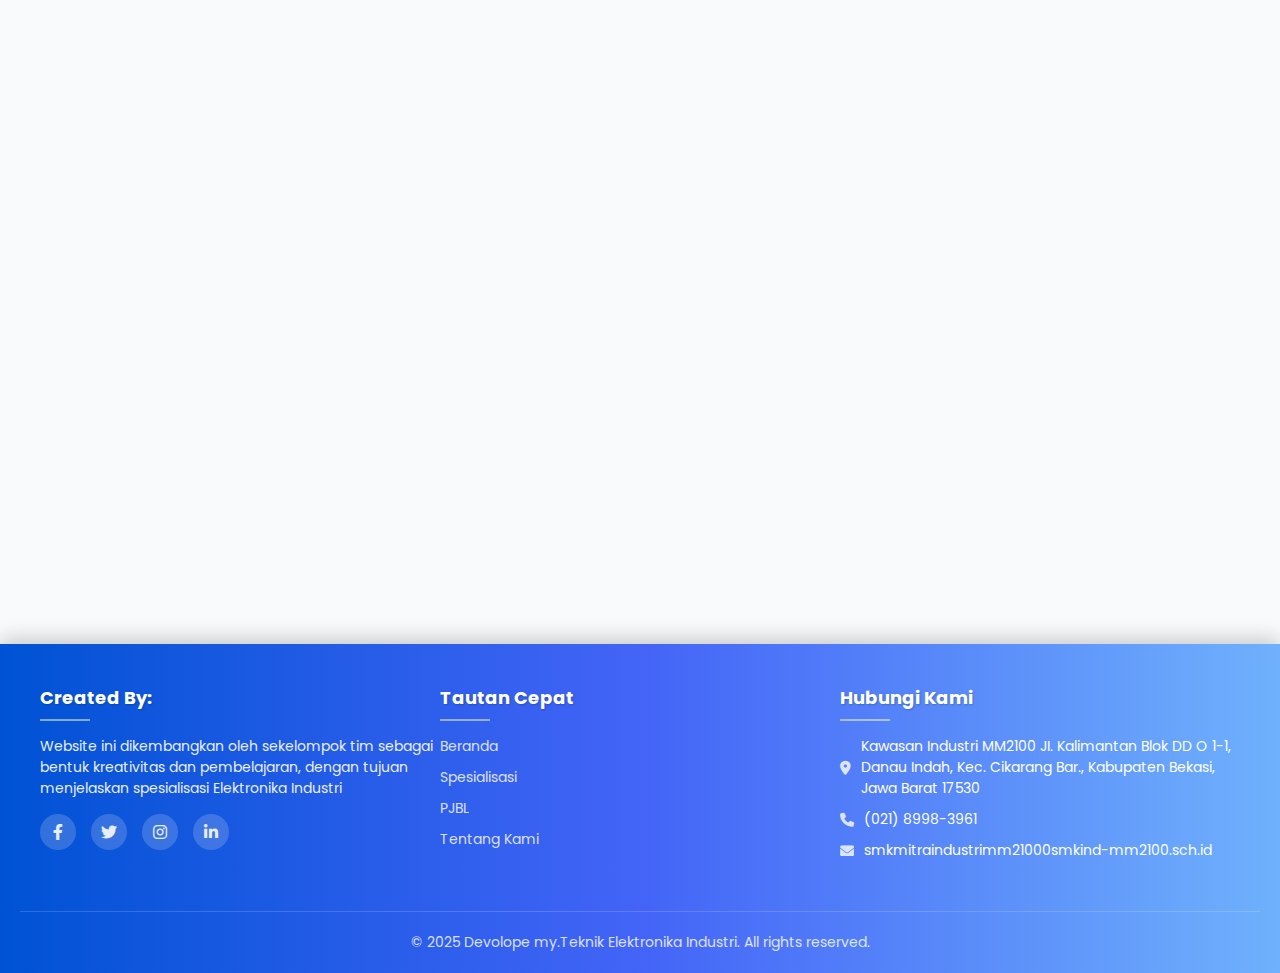
<file: iot.html>
<!DOCTYPE html>
<html lang="id" data-theme="light">
  <head>
    <meta charset="UTF-8" />
    <meta name="viewport" content="width=device-width, initial-scale=1.0" />
    <title>IoT (Internet of Things) - Elektronika Industri</title>

    <link rel="icon" type="image/png" href="images/favicon.png" />
    <link rel="apple-touch-icon" sizes="180x180" href="images/favicon.png" />
    

    <link rel="stylesheet" href="iot.css" />
    <link
      rel="stylesheet"
      href="https://cdnjs.cloudflare.com/ajax/libs/font-awesome/6.0.0-beta3/css/all.min.css"
    />
    <link
      href="https://fonts.googleapis.com/css2?family=Poppins:wght@300;400;500;600;700&display=swap"
      rel="stylesheet"
    />
    <link href="https://unpkg.com/aos@2.3.1/dist/aos.css" rel="stylesheet" />
  </head>
  <body>
    <!-- Navigasi -->
    <nav class="navbar">
      <a href="index.html" class="brand">
        <i class="fas fa-microchip"></i>
        Elektronika Industri
      </a>
      <div class="nav-links">
        <a href="index.html">Beranda</a>
        <a href="spesialisasi.html">Spesialisasi</a>
        <a href="iot.html" class="active">IoT</a>
        <a href="proyek.html">PJBL</a>
        <a href="about.html">Tentang Kami</a>
        <a href="Our Team.html" title="Our Team"
        ><i class="fas fa-users"></i
      ></a>
      </div>
      <div class="theme-toggle">
        <i class="fas fa-moon"></i>
      </div>
      <div class="mobile-menu">
        <i class="fas fa-bars"></i>
      </div>
    </nav>

    <!-- Hero Section -->
    <section class="hero">
      <div class="hero-bg"></div>
      <div class="hero-overlay"></div>
      <div class="hero-content" data-aos="fade-up">
        <h1 class="hero-title">IoT (Internet of Things)</h1>
        <p class="hero-subtitle">Menghubungkan Dunia dengan Teknologi Cerdas</p>
        <a href="#definisi" class="hero-button"
          >Pelajari Lebih Lanjut <i class="fas fa-arrow-down"></i
        ></a>
      </div>
    </section>

    <!-- Definition Section -->
    <section id="definisi" class="section">
      <div class="section-header">
        <i class="fas fa-wifi section-icon" data-aos="zoom-in"></i>
        <h2 class="section-title" data-aos="fade-up">Apa Itu IoT?</h2>
        <p class="section-subtitle" data-aos="fade-up" data-aos-delay="100">
          Mengenal lebih dekat teknologi yang menghubungkan perangkat fisik
          dengan dunia digital
        </p>
      </div>

      <div class="definition-container">
        <div class="definition-content" data-aos="fade-right">
          <p>
            IoT adalah teknologi yang membuat benda-benda seperti lampu, kipas,
            atau alat rumah tangga bisa terhubung ke internet dan bekerja secara
            otomatis. Dengan IoT, alat-alat ini bisa merespons keadaan di
            sekitarnya, misalnya lampu menyala sendiri saat ruangan gelap, atau
            AC hidup saat suhu naik.
          </p>
          <p>
            Bayangin kalau kamu punya alat yang bisa menyiram tanaman sendiri
            saat tanahnya kering, atau AC yang nyala otomatis saat suhu ruangan
            panas. Nah, itulah salah satu contoh Internet of Things (IoT) —
            teknologi yang membuat benda-benda bisa saling terhubung lewat
            internet, bekerja otomatis, dan membantu kita dalam kehidupan
            sehari-hari.
          </p>
        </div>
        <div class="definition-image" data-aos="fade-left">
          <img src="images/Bacground IoT/iot3.jpg" alt="IoT Concept" />
        </div>
      </div>
    </section>

    <!-- Goals Section -->
    <section class="section section-alt">
      <div class="section-header">
        <i class="fas fa-bullseye section-icon" data-aos="zoom-in"></i>
        <h2 class="section-title" data-aos="fade-up">Tujuan IoT</h2>
        <p class="section-subtitle" data-aos="fade-up" data-aos-delay="100">
          Mengapa IoT menjadi teknologi penting di era digital
        </p>
      </div>

      <div class="goals-container">
        <div class="goals-list">
          <div class="goal-item" data-aos="fade-up" data-aos-delay="100">
            <div class="goal-icon">
              <i class="fas fa-chart-line"></i>
            </div>
            <div class="goal-content">
              <h3>Meningkatkan Efisiensi</h3>
              <p>
                Mengotomatisasi proses dan mengurangi intervensi manual,
                sehingga meningkatkan produktivitas dan mengurangi biaya
                operasional.
              </p>
            </div>
          </div>

          <div class="goal-item" data-aos="fade-up" data-aos-delay="200">
            <div class="goal-icon">
              <i class="fas fa-link"></i>
            </div>
            <div class="goal-content">
              <h3>Menghubungkan Perangkat</h3>
              <p>
                Menciptakan jaringan perangkat pintar yang saling terhubung dan
                dapat berkomunikasi untuk mencapai tujuan bersama.
              </p>
            </div>
          </div>

          <div class="goal-item" data-aos="fade-up" data-aos-delay="300">
            <div class="goal-icon">
              <i class="fas fa-database"></i>
            </div>
            <div class="goal-content">
              <h3>Pengambilan Keputusan Berbasis Data</h3>
              <p>
                Mengumpulkan dan menganalisis data real-time untuk menghasilkan
                wawasan yang dapat ditindaklanjuti dan keputusan yang lebih
                baik.
              </p>
            </div>
          </div>
        </div>
      </div>
    </section>

    <!-- Learning Targets Section -->
    <section class="section">
      <div class="section-header">
        <i class="fas fa-graduation-cap section-icon" data-aos="zoom-in"></i>
        <h2 class="section-title" data-aos="fade-up">Target Pembelajaran</h2>
        <p class="section-subtitle" data-aos="fade-up" data-aos-delay="100">
          Apa yang akan Anda pelajari dalam spesialisasi IoT
        </p>
      </div>

      <div class="targets-container">
        <div class="target-list">
          <div class="target-item" data-aos="fade-up" data-aos-delay="100">
            <div class="target-icon">
              <i class="fas fa-sitemap"></i>
            </div>
            <h3>Arsitektur Sistem IoT</h3>
            <p>
              Memahami komponen-komponen utama sistem IoT dan bagaimana mereka
              bekerja bersama dalam ekosistem yang terintegrasi.
            </p>
          </div>

          <div class="target-item" data-aos="fade-up" data-aos-delay="200">
            <div class="target-icon">
              <i class="fas fa-microchip"></i>
            </div>
            <h3>Mikrokontroler & Sensor</h3>
            <p>
              Mempelajari berbagai jenis sensor dan mikrokontroler serta cara
              mengintegrasikannya untuk mengumpulkan data dari lingkungan.
            </p>
          </div>

          <div class="target-item" data-aos="fade-up" data-aos-delay="300">
            <div class="target-icon">
              <i class="fas fa-wifi"></i>
            </div>
            <h3>Pemrograman</h3>
            <p>
              mempelajari pemrograman dasar menggunakan Arduino IDE. Belajar
              cara menghubungkan alat dengan aplikasi berbasis cloud (online).
            </p>
          </div>

          <div class="target-item" data-aos="fade-up" data-aos-delay="400">
            <div class="target-icon">
              <i class="fas fa-chart-bar"></i>
            </div>
            <h3>Dashboard Monitoring</h3>
            <p>
              Mengembangkan antarmuka visual untuk memantau dan mengontrol
              perangkat IoT secara real-time,misalnya menggunakan platform
              seperti Blynk.
            </p>
          </div>
        </div>
      </div>
    </section>
    </section>
    <!-- CTA Section -->
<section class="section">
  <div class="cta-section" data-aos="fade-up">
    <h2 class="cta-title">Tertarik Mengembangkan IoT?</h2>
    <p class="cta-text">
      Mulai perjalanan Anda dalam dunia Internet of Things dan kembangkan
      solusi inovatif untuk masa depan yang terhubung.
    </p>
    <div class="cta-buttons">
      <a href="proyek.html?filter=iot" class="cta-button primary"
        >Lihat Proyek IoT <i class="fas fa-arrow-right"></i
      ></a>
      <a href="spesialisasi.html" class="cta-button secondary"
        >Kembali ke Spesialisasi</a
      >
    </div>
  </div>
</section>


    <!-- Footer -->
    <footer>
      <div class="footer-content">
        <div class="footer-section">
          <h3>Created By:</h3>
          <p>
            Website ini dikembangkan oleh sekelompok tim sebagai bentuk kreativitas dan pembelajaran,
             dengan tujuan menjelaskan spesialisasi Elektronika Industri
          </p>
          <div class="social-links">
            <a href="#"><i class="fab fa-facebook-f"></i></a>
            <a href="#"><i class="fab fa-twitter"></i></a>
            <a href="#"><i class="fab fa-instagram"></i></a>
            <a href="#"><i class="fab fa-linkedin-in"></i></a>
          </div>
        </div>

        <div class="footer-section">
          <h3>Tautan Cepat</h3>
          <p><a href="index.html">Beranda</a></p>
          <p><a href="spesialisasi.html">Spesialisasi</a></p>
          <p><a href="proyek.html">PJBL</a></p>
          <p><a href="about.html">Tentang Kami</a></p>
        </div>

        <div class="footer-section">
          <h3>Hubungi Kami</h3>
          <div class="contact-info">
            <i class="fas fa-map-marker-alt"></i>
            <span>Kawasan Industri MM2100 JI. Kalimantan Blok DD O 1-1, Danau Indah, Kec. Cikarang Bar., Kabupaten Bekasi, Jawa Barat 17530</span>
          </div>
          <div class="contact-info">
            <i class="fas fa-phone"></i>
            <span>(021) 8998-3961</span>
          </div>
          <div class="contact-info">
            <i class="fas fa-envelope"></i>
            <span>smkmitraindustrimm21000smkind-mm2100.sch.id</span>
          </div>
        </div>
      </div>

      <div class="footer-bottom">
        &copy; 2025 Devolope my.Teknik Elektronika Industri. All rights reserved.
      </div>
    </footer>

    <!-- AOS Library -->
    <script src="https://unpkg.com/aos@2.3.1/dist/aos.js"></script>

    <script src="script.js"></script>
  </body>
</html>
</file>
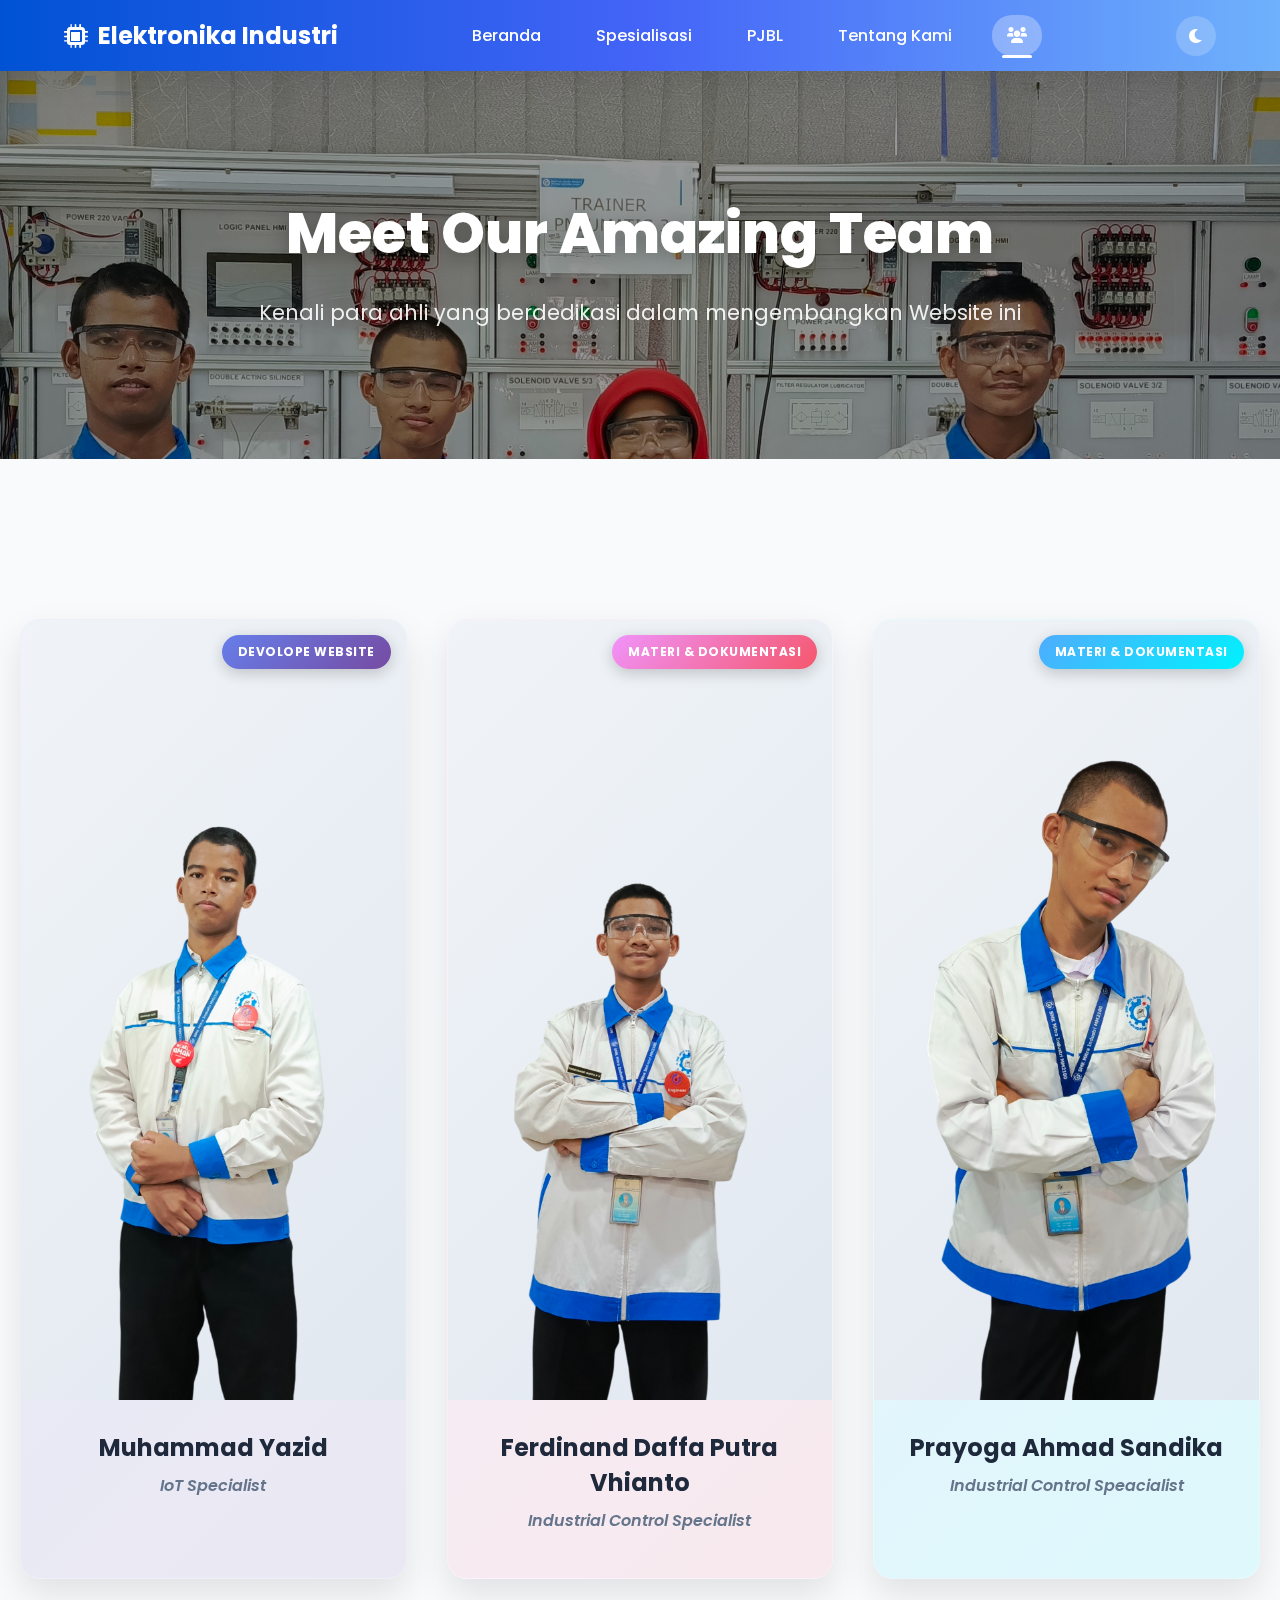
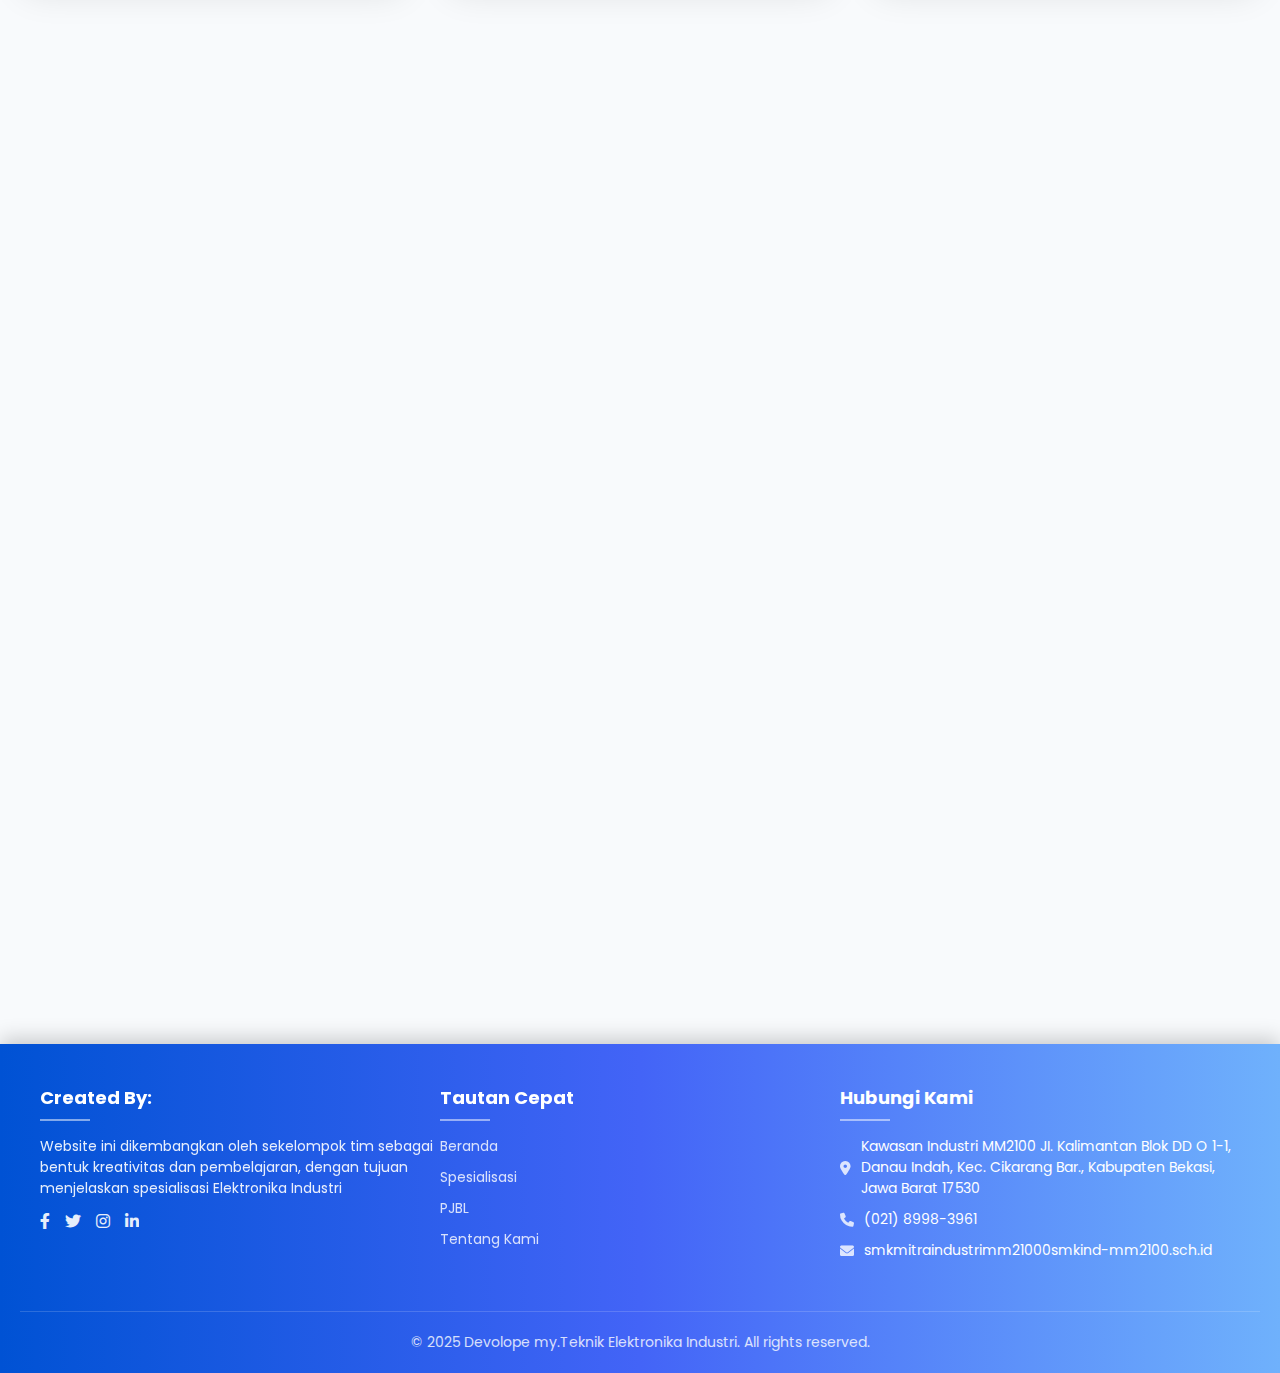
<file: Our Team.html>
<!DOCTYPE html>
<html lang="id" data-theme="light">
  <head>
    <meta charset="UTF-8" />
    <meta name="viewport" content="width=device-width, initial-scale=1.0" />
    <title>Our Team - Tim Pengajar Elektronika Industri</title>

    <link rel="icon" type="image/png" href="images/favicon.png" />
<link rel="apple-touch-icon" sizes="180x180" href="images/favicon.png" />


    <link rel="stylesheet" href="Our Team.css" />
    <link
      rel="stylesheet"
      href="https://cdnjs.cloudflare.com/ajax/libs/font-awesome/6.0.0-beta3/css/all.min.css"
    />
    <link
      href="https://fonts.googleapis.com/css2?family=Poppins:wght@300;400;500;600;700;800&display=swap"
      rel="stylesheet"
    />
    <link href="https://unpkg.com/aos@2.3.1/dist/aos.css" rel="stylesheet" />
  </head>
  <body>
    <!-- Navbar -->
    <nav class="navbar">
      <a href="index.html" class="brand">
        <i class="fas fa-microchip"></i>
        Elektronika Industri
      </a>
      <div class="nav-links">
        <a href="index.html">Beranda</a>
        <a href="spesialisasi.html">Spesialisasi</a>
        <a href="proyek.html">PJBL</a>
        <a href="about.html">Tentang Kami</a>
        <a href="Our Team.html" class="active" title="Our Team">
          <i class="fas fa-users"></i>
        </a>
      </div>
      <div class="theme-toggle">
        <i class="fas fa-moon"></i>
      </div>
      <div class="mobile-menu">
        <i class="fas fa-bars"></i>
      </div>
    </nav>

    <!-- Hero Section -->
    <section class="hero">
      <div class="hero-content">
        <h1 data-aos="fade-up">Meet Our Amazing Team</h1>
        <p data-aos="fade-up" data-aos-delay="100">
          Kenali para ahli yang berdedikasi dalam mengembangkan Website ini
        </p>
        <div class="hero-stats" data-aos="fade-up" data-aos-delay="200">
        </div>
      </div>
    </section>

    <!-- Team Section -->
    <section class="team-section">
      <div class="team-grid">
        <!-- Team Member 1 -->
        <div class="team-card" data-aos="fade-up" data-aos-delay="100">
          <div class="card-header">
            <img
              src="images/Our Team/YAZID.png"
              alt="Muhammad Yazid"
              class="member-photo"
            />
            <div class="member-badge badge-1">Devolope Website</div>
            <div class="card-overlay"></div>
          </div>
          <div class="card-content">
            <h3 class="member-name">Muhammad Yazid</h3>
            <p class="member-role">IoT Specialist</p>
          </div>
        </div>

        <!-- Team Member 2 -->
        <div class="team-card" data-aos="fade-up" data-aos-delay="200">
          <div class="card-header">
            <img
              src="images/Our Team/FERDINAND.png"
              alt="Ferdinand Daffa Putra Vhianto"
              class="member-photo"
            />
            <div class="member-badge badge-2">Materi & Dokumentasi</div>
            <div class="card-overlay"></div>
          </div>
          <div class="card-content">
            <h3 class="member-name">Ferdinand Daffa Putra Vhianto</h3>
            <p class="member-role">
              Industrial Control Specialist
            </p>
          </div>
        </div>

        <!-- Team Member 3 -->
        <div class="team-card" data-aos="fade-up" data-aos-delay="300">
          <div class="card-header">
            <img
              src="images/Our Team/yoga.png"
              alt="Prayoga Ahmad Sandika"
              class="member-photo"
            />
            <div class="member-badge badge-3">Materi & Dokumentasi</div>
            <div class="card-overlay"></div>
          </div>
          <div class="card-content">
            <h3 class="member-name">Prayoga Ahmad Sandika</h3>
            <p class="member-role">Industrial Control Speacialist</p>
          </div>
        </div>

        <!-- Team Member 4 -->
        <div class="team-card" data-aos="fade-up" data-aos-delay="400">
          <div class="card-header">
            <img
              src="images/Our Team/dinda.png"
              alt="Adinda Artika Priani"
              class="member-photo"
            />
            <div class="member-badge badge-4">Materi & PPT</div>
            <div class="card-overlay">
            </div>
          </div>
          <div class="card-content">
            <h3 class="member-name">Adinda Artika Priani</h3>
            <p class="member-role">Robotic specialist</p>
        </div>
      </div>
    </section>
    <!-- Footer -->
    <footer>
      <div class="footer-content">
        <div class="footer-section">
          <h3>Created By:</h3>
          <p>
            Website ini dikembangkan oleh sekelompok tim sebagai bentuk
            kreativitas dan pembelajaran, dengan tujuan menjelaskan spesialisasi
            Elektronika Industri
          </p>
          <div class="social-links">
            <a href="#"><i class="fab fa-facebook-f"></i></a>
            <a href="#"><i class="fab fa-twitter"></i></a>
            <a href="#"><i class="fab fa-instagram"></i></a>
            <a href="#"><i class="fab fa-linkedin-in"></i></a>
          </div>
        </div>

        <div class="footer-section">
          <h3>Tautan Cepat</h3>
          <p><a href="index.html">Beranda</a></p>
          <p><a href="spesialisasi.html">Spesialisasi</a></p>
          <p><a href="proyek.html">PJBL</a></p>
          <p><a href="about.html">Tentang Kami</a></p>
        </div>

        <div class="footer-section">
          <h3>Hubungi Kami</h3>
          <div class="contact-info">
            <i class="fas fa-map-marker-alt"></i>
            <span
              >Kawasan Industri MM2100 JI. Kalimantan Blok DD O 1-1, Danau
              Indah, Kec. Cikarang Bar., Kabupaten Bekasi, Jawa Barat
              17530</span
            >
          </div>
          <div class="contact-info">
            <i class="fas fa-phone"></i>
            <span>(021) 8998-3961</span>
          </div>
          <div class="contact-info">
            <i class="fas fa-envelope"></i>
            <span>smkmitraindustrimm21000smkind-mm2100.sch.id</span>
          </div>
        </div>
      </div>

      <div class="footer-bottom">
        &copy; 2025 Devolope my.Teknik Elektronika Industri. All rights
        reserved.
      </div>
    </footer>

    <!-- AOS Library -->
    <script src="https://unpkg.com/aos@2.3.1/dist/aos.js"></script>

    <script src="script.js"></script>
  </body>
</html>
</file>
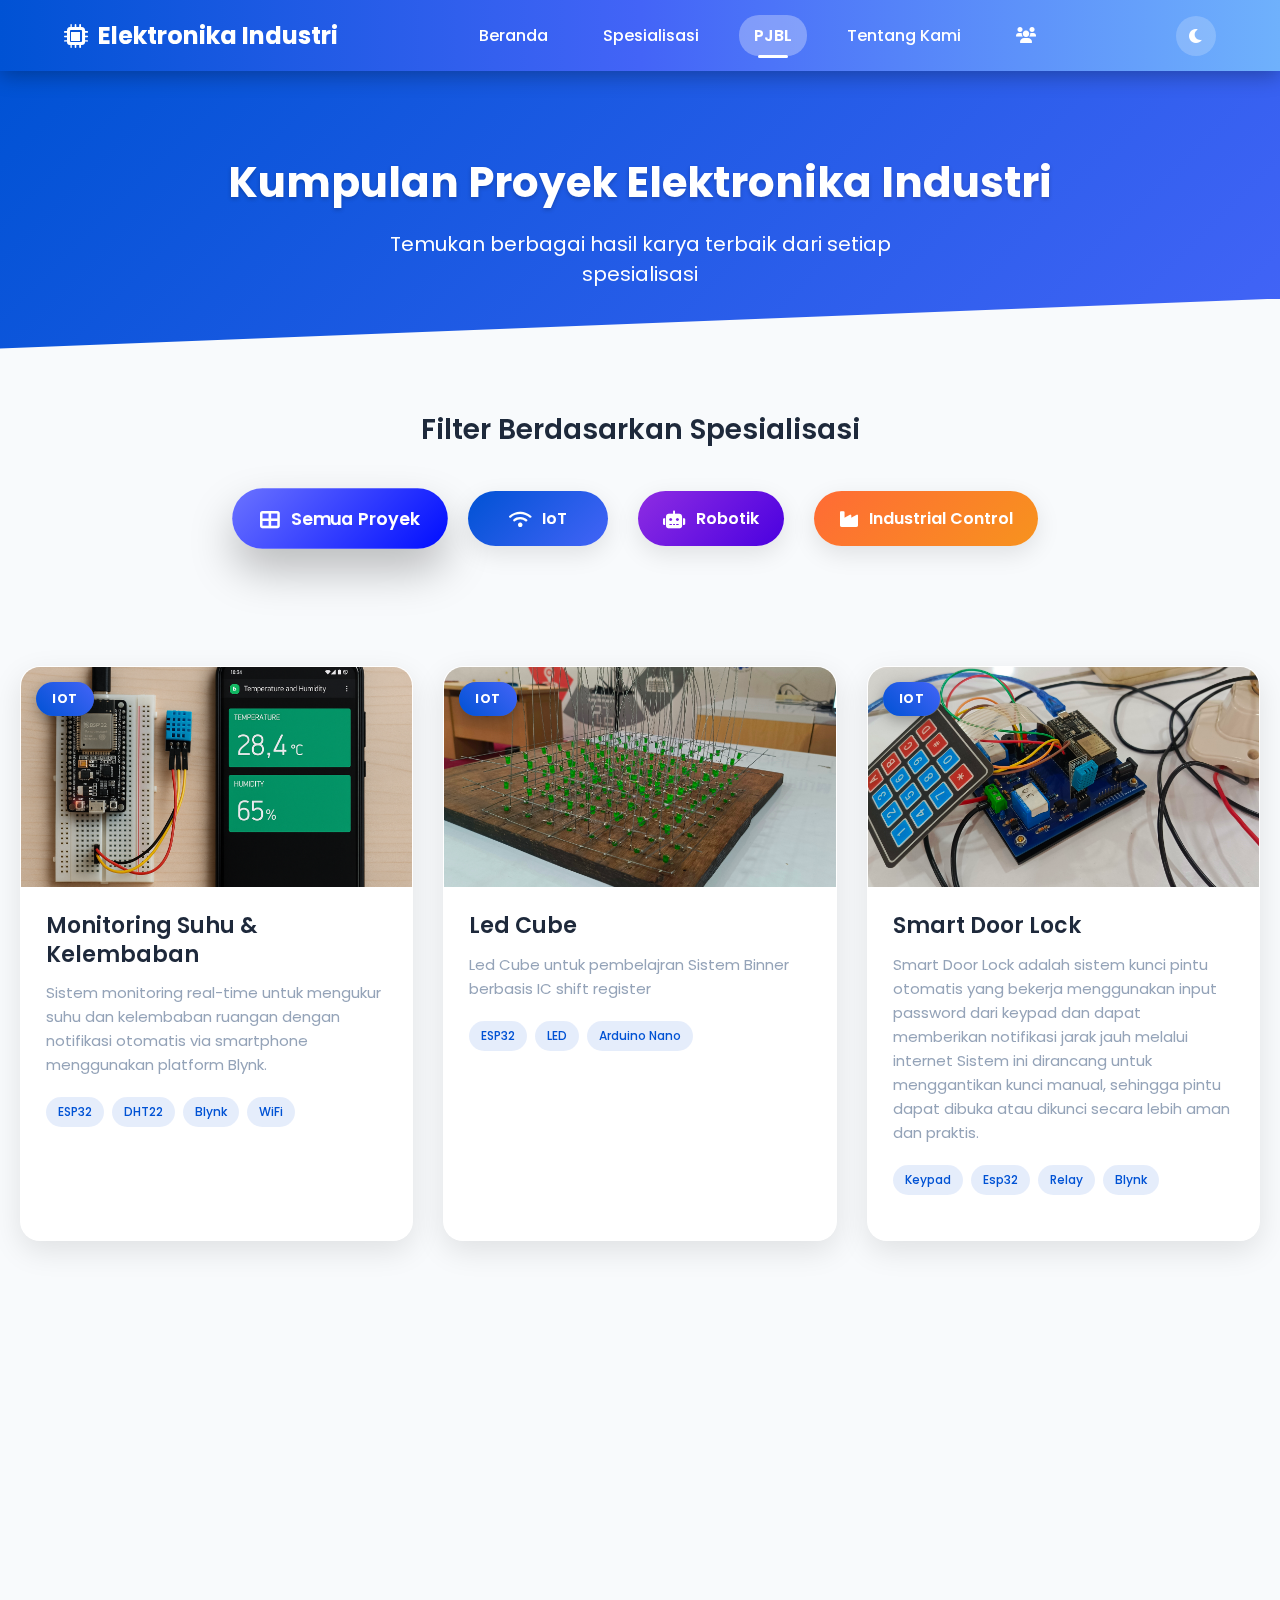
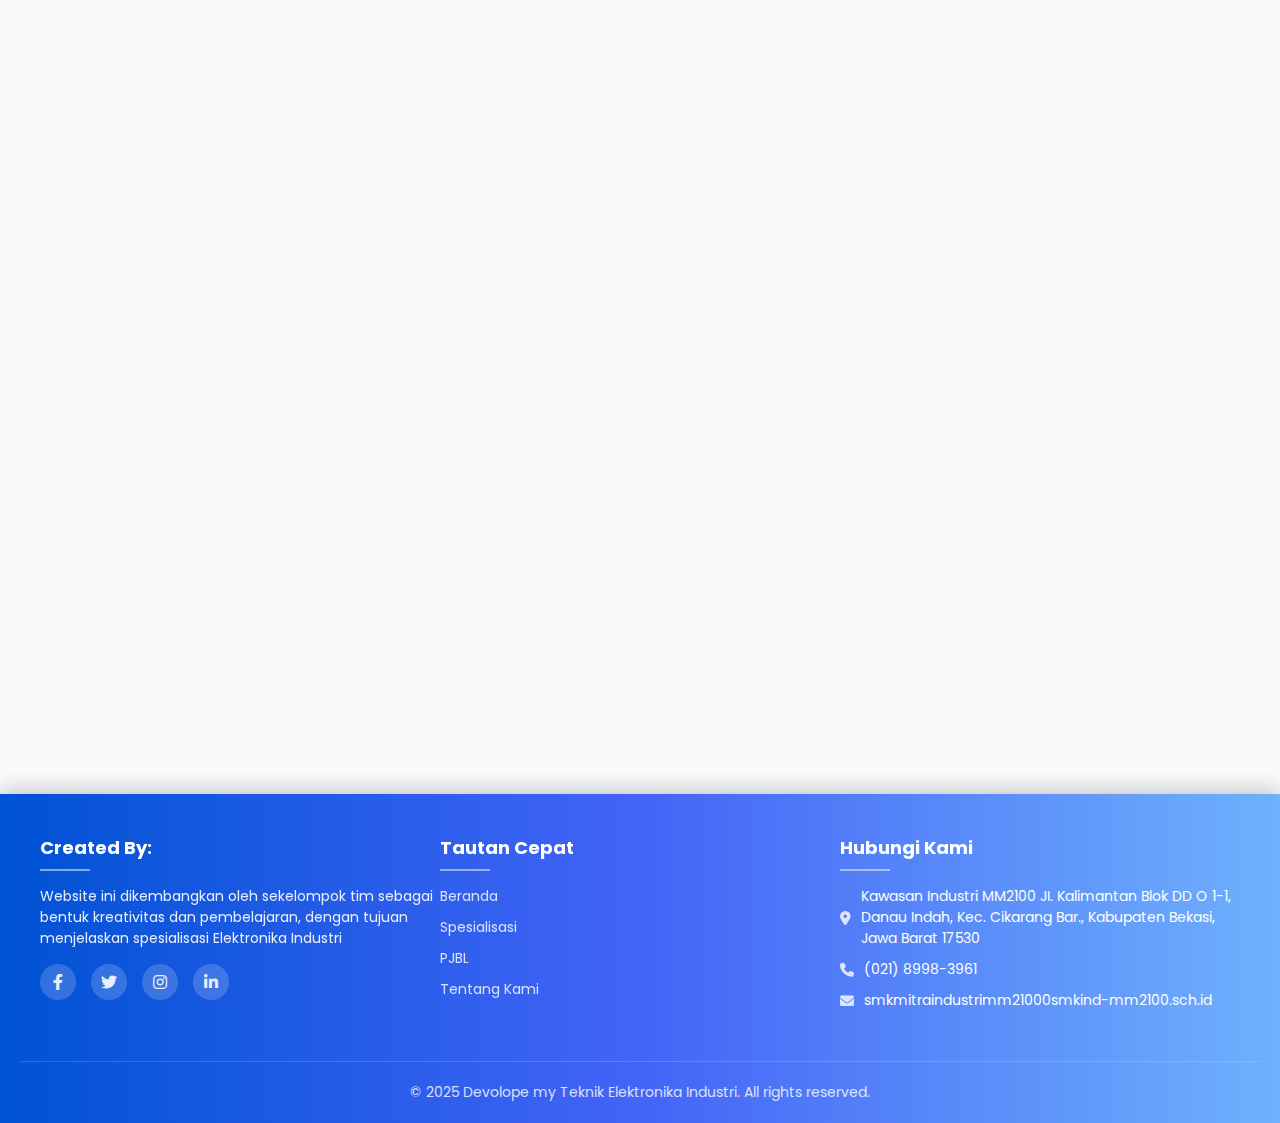
<file: proyek.html>
<!DOCTYPE html>
<html lang="id" data-theme="light">
  <head>
    <meta charset="UTF-8" />
    <meta name="viewport" content="width=device-width, initial-scale=1.0" />
    <title>Kumpulan Proyek Elektronika Industri</title>

    <link rel="icon" type="image/png" href="images/favicon.png" />
<link rel="apple-touch-icon" sizes="180x180" href="images/favicon.png" />

    <link rel="stylesheet" href="proyek.css" />
    <link
      rel="stylesheet"
      href="https://cdnjs.cloudflare.com/ajax/libs/font-awesome/6.0.0-beta3/css/all.min.css"
    />
    <link
      href="https://fonts.googleapis.com/css2?family=Poppins:wght@300;400;500;600;700&display=swap"
      rel="stylesheet"
    />
    <link href="https://unpkg.com/aos@2.3.1/dist/aos.css" rel="stylesheet" />
  </head>
  <body>
   <!-- Navbar -->
   <nav class="navbar">
    <a href="index.html" class="brand">
      <i class="fas fa-microchip"></i>
      Elektronika Industri
    </a>
    <div class="nav-links">
      <a href="index.html">Beranda</a>
      <a href="spesialisasi.html">Spesialisasi</a>
      <a href="proyek.html" class="active">PJBL</a>
      <a href="about.html">Tentang Kami</a>
      <a href="Our Team.html" title="Our Team">
        <i class="fas fa-users"></i>
      </a>
    </div>
     
    <div class="theme-toggle">
      <i class="fas fa-moon"></i>
    </div>
    <div class="mobile-menu">
      <i class="fas fa-bars"></i>
    </div>
  </nav>


    <!-- Header -->
    <header class="header">
      <h1 data-aos="fade-up">Kumpulan Proyek Elektronika Industri</h1>
      <p data-aos="fade-up" data-aos-delay="100">
        Temukan berbagai hasil karya terbaik dari setiap spesialisasi
      </p>
    </header>

    <!-- Filter Section -->
    <section class="filter-section">
      <h2 class="filter-title" data-aos="fade-up">
        Filter Berdasarkan Spesialisasi
      </h2>
      <div class="filter-buttons" data-aos="fade-up" data-aos-delay="200">
        <button class="filter-btn all active" data-filter="all">
          <i class="fas fa-th-large"></i>
          Semua Proyek
        </button>
        <button class="filter-btn iot" data-filter="iot">
          <i class="fas fa-wifi"></i>
          IoT
        </button>
        <button class="filter-btn robotik" data-filter="robotik">
          <i class="fas fa-robot"></i>
          Robotik
        </button>
        <button class="filter-btn ic" data-filter="ic">
          <i class="fas fa-industry"></i>
          Industrial Control
        </button>
      </div>
    </section>

    <!-- Projects Section -->
    <section class="projects-section">
      <div class="projects-grid">
        <!-- IoT Projects -->
        <div
          class="project-card"
          data-category="iot"
          data-aos="fade-up"
          data-aos-delay="100"
        >
          <div class="project-image">
            <img
              src="images/Project IoT/monitoring suhu.png"
              alt="Monitoring Suhu & Kelembaban"
            />
            <div class="project-badge badge-iot">IoT</div>
          </div>
          <div class="project-content">
            <h3 class="project-title">Monitoring Suhu & Kelembaban</h3>
            <p class="project-description">
              Sistem monitoring real-time untuk mengukur suhu dan kelembaban
              ruangan dengan notifikasi otomatis via smartphone menggunakan
              platform Blynk.
            </p>
            <div class="project-tech">
              <span class="tech-tag">ESP32</span>
              <span class="tech-tag">DHT22</span>
              <span class="tech-tag">Blynk</span>
              <span class="tech-tag">WiFi</span>
            </div>
          </div>
        </div>

        <div
          class="project-card"
          data-category="iot"
          data-aos="fade-up"
          data-aos-delay="200"
        >
          <div class="project-image">
            <img src="images/Project IoT/Led cube.jpg" alt="Led Cube" />
            <div class="project-badge badge-iot">IoT</div>
          </div>
          <div class="project-content">
            <h3 class="project-title">Led Cube</h3>
            <p class="project-description">
              Led Cube untuk pembelajran Sistem Binner berbasis IC shift register 
            </p>
            <div class="project-tech">
              <span class="tech-tag">ESP32</span>
              <span class="tech-tag">LED</span>
              <span class="tech-tag">Arduino Nano</span>
            </div>
          </div>
        </div>

        <div
          class="project-card"
          data-category="iot"
          data-aos="fade-up"
          data-aos-delay="300"
        >
          <div class="project-image">
            <img src="images/Project IoT/doorlock.jpg" alt="Smart Security System" />
            <div class="project-badge badge-iot">IoT</div>
          </div>
          <div class="project-content">
            <h3 class="project-title">Smart Door Lock</h3>
            <p class="project-description">
              Smart Door Lock adalah sistem kunci pintu otomatis yang bekerja menggunakan
               input password dari keypad dan dapat memberikan notifikasi jarak jauh melalui internet
              Sistem ini dirancang untuk menggantikan kunci manual, sehingga pintu dapat dibuka atau dikunci secara lebih aman dan praktis.
            </p>
            <div class="project-tech">
              <span class="tech-tag">Keypad</span>
              <span class="tech-tag">Esp32</span>
              <span class="tech-tag">Relay</span>
              <span class="tech-tag">Blynk</span>
            </div>
          </div>
        </div>

        <!-- Robotik Projects -->
        <div
          class="project-card"
          data-category="robotik"
          data-aos="fade-up"
          data-aos-delay="100"
        >
          <div class="project-image">
            <img src="images/Project Robotic/robot-arm.jpg" alt="Robot Arm Pick and Place" />
            <div class="project-badge badge-robotik">Robotik</div>
          </div>
          <div class="project-content">
            <h3 class="project-title">Robot Arm Pick and Place</h3>
            <p class="project-description">
              Robot yang memindahkan objek barang dari satu tempat yang lain
            </p>
            <div class="project-tech">
              <span class="tech-tag">Kompresor</span>
              <span class="tech-tag">Servo Motor</span>
              <span class="tech-tag">Arm</span>
              <span class="tech-tag">Power Supply</span>
            </div>
          </div>
        </div>

        <div
          class="project-card"
          data-category="robotik"
          data-aos="fade-up"
          data-aos-delay="200"
        >
          <div class="project-image">
            <img src="images/Project Robotic/robot-linefollower.jpg" alt="Robot Line Follower" />
            <div class="project-badge badge-robotik">Robotik</div>
          </div>
          <div class="project-content">
            <h3 class="project-title">Robot Line Follower</h3>
            <p class="project-description">
              jenis robot otomatis yang dirancang yang bergerak mengikuti garis
              atau jalur hitam sebagai penunjuk arah
            </p>
            <div class="project-tech">
              <span class="tech-tag">Battrei</span>
              <span class="tech-tag">Motor, Gear Box</span>
              <span class="tech-tag">Sensor Infrared</span>
              <span class="tech-tag">ESP32</span>
            </div>
          </div>
        </div>

        <div
          class="project-card"
          data-category="robotik"
          data-aos="fade-up"
          data-aos-delay="300"
        >
          <div class="project-image">
            <img src="images/Project Robotic/robot_ondel-ondel.jpg" alt="Robot Ondel-ondel" />
            <div class="project-badge badge-robotik">Robotik</div>
          </div>
          <div class="project-content">
            <h3 class="project-title">Robot Ondel-ondel</h3>
            <p class="project-description">
              Robot waiters atau pelayan yang di rancang khusus untuk melayani
              dan mengantarkan makanan
            </p>
            <div class="project-tech">
              <span class="tech-tag">Motor Driver</span>
              <span class="tech-tag">Battrei</span>
              <span class="tech-tag">Gear Box</span>
              <span class="tech-tag">Speaker</span>
            </div>
          </div>
        </div>

        <!-- Industrial Control Projects -->
        <div
          class="project-card"
          data-category="ic"
          data-aos="fade-up"
          data-aos-delay="100"
        >
          <div class="project-image">
            <img
              src="images/Project Ic/MPS (Module Production System).jpg"
              alt="MPS (Module Production System)"
            />
            <div class="project-badge badge-ic">Industrial Control</div>
          </div>
          <div class="project-content">
            <h3 class="project-title">MPS (Module Production System)</h3>
            <p class="project-description">
              Sistem packaging otomatis dengan PLC control, sensor photoelectric
              untuk deteksi produk, dan conveyor belt untuk transportasi.
            </p>
            <div class="project-tech">
              <span class="tech-tag">CP1E PLC</span>
              <span class="tech-tag">Proximity Sensor</span>
              <span class="tech-tag">Conveyor Belt</span>
              <span class="tech-tag">Robot Arm</span>
            </div>
          </div>
        </div>

        <div
          class="project-card"
          data-category="ic"
          data-aos="fade-up"
          data-aos-delay="200"
        >
          <div class="project-image">
            <img
              src="images/Project Ic/control panel1.jpg"
              alt="Control Panel"
            />
            <div class="project-badge badge-ic">Industrial Control</div>
          </div>
          <div class="project-content">
            <h3 class="project-title">Control Panel</h3>
            <p class="project-description">
              alat atau sistem yang digunakan untuk memantau, mengendalikan, dan mengatur peralatan listrik atau mesin
            </p>
            <div class="project-tech">
              <span class="tech-tag">MCB</span>
              <span class="tech-tag">PLC</span>
              <span class="tech-tag">Kontaktor</span>
              <span class="tech-tag">relay<span>
            </div>
            </a>
          </div>
        </div>

        <div
          class="project-card"
          data-category="ic"
          data-aos="fade-up"
          data-aos-delay="300"
        >
          <div class="project-image">
            <img
              src="images/Project Ic/Trainer PLC Zen Omron.jpg"
              alt="Trainer PLC Zen Omron"
            />
            <div class="project-badge badge-ic">Industrial Control</div>
          </div>
          <div class="project-content">
            <h3 class="project-title">Trainer PLC Zen Omron</h3>
            <p class="project-description">
              Sistem kontrol lampu lalu lintas pintar dengan PLC yang dapat
              menyesuaikan timing berdasarkan program dengan waktu yang real-time
            </p>
            <div class="project-tech">
              <span class="tech-tag">Switch PLC Zen Omrom</span>
              <span class="tech-tag">Led</span>
              <span class="tech-tag">PCB</span>
              <span class="tech-tag">Wire</span>
            </div>
          </div>
        </div>
      </div>
    </section>

    <!-- Footer -->
    <footer>
      <div class="footer-content">
        <div class="footer-section">
          <h3>Created By:</h3>
          <p>
            Website ini dikembangkan oleh sekelompok tim sebagai bentuk kreativitas dan pembelajaran,
             dengan tujuan menjelaskan spesialisasi Elektronika Industri
          </p>
          <div class="social-links">
            <a href="#"><i class="fab fa-facebook-f"></i></a>
            <a href="#"><i class="fab fa-twitter"></i></a>
            <a href="#"><i class="fab fa-instagram"></i></a>
            <a href="#"><i class="fab fa-linkedin-in"></i></a>
          </div>
        </div>

        <div class="footer-section">
          <h3>Tautan Cepat</h3>
          <p><a href="index.html">Beranda</a></p>
          <p><a href="spesialisasi.html">Spesialisasi</a></p>
          <p><a href="proyek.html">PJBL</a></p>
          <p><a href="about.html">Tentang Kami</a></p>
        </div>

        <div class="footer-section">
          <h3>Hubungi Kami</h3>
          <div class="contact-info">
            <i class="fas fa-map-marker-alt"></i>
            <span>Kawasan Industri MM2100 JI. Kalimantan Blok DD O 1-1, Danau Indah, Kec. Cikarang Bar., Kabupaten Bekasi, Jawa Barat 17530</span>
          </div>
          <div class="contact-info">
            <i class="fas fa-phone"></i>
            <span>(021) 8998-3961</span>
          </div>
          <div class="contact-info">
            <i class="fas fa-envelope"></i>
            <span>smkmitraindustrimm21000smkind-mm2100.sch.id</span>
          </div>
        </div>
      </div>

      <div class="footer-bottom">
        &copy; 2025 Devolope my Teknik Elektronika Industri. All rights reserved.
      </div>
    </footer>

    <!-- AOS Library -->
    <script src="https://unpkg.com/aos@2.3.1/dist/aos.js"></script>

    <script src="script.js"></script>
  </body>
</html>
</file>
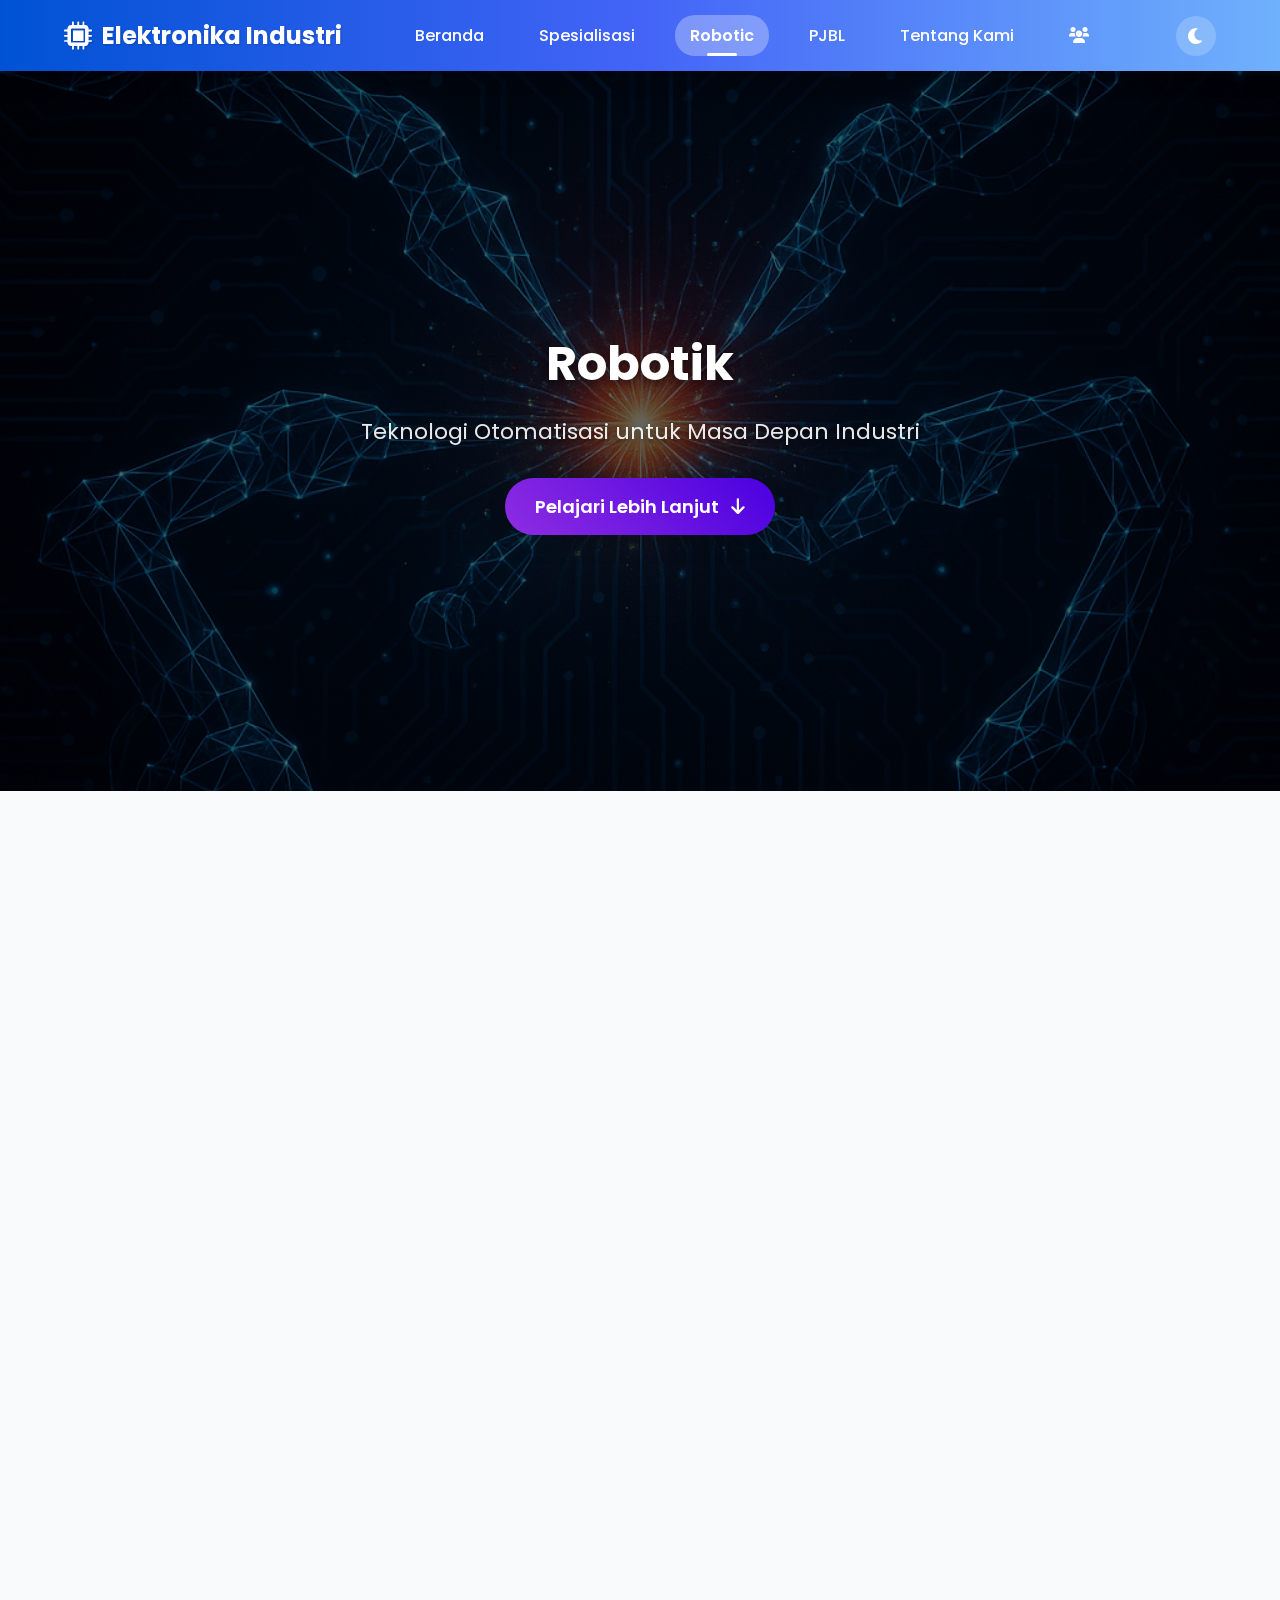
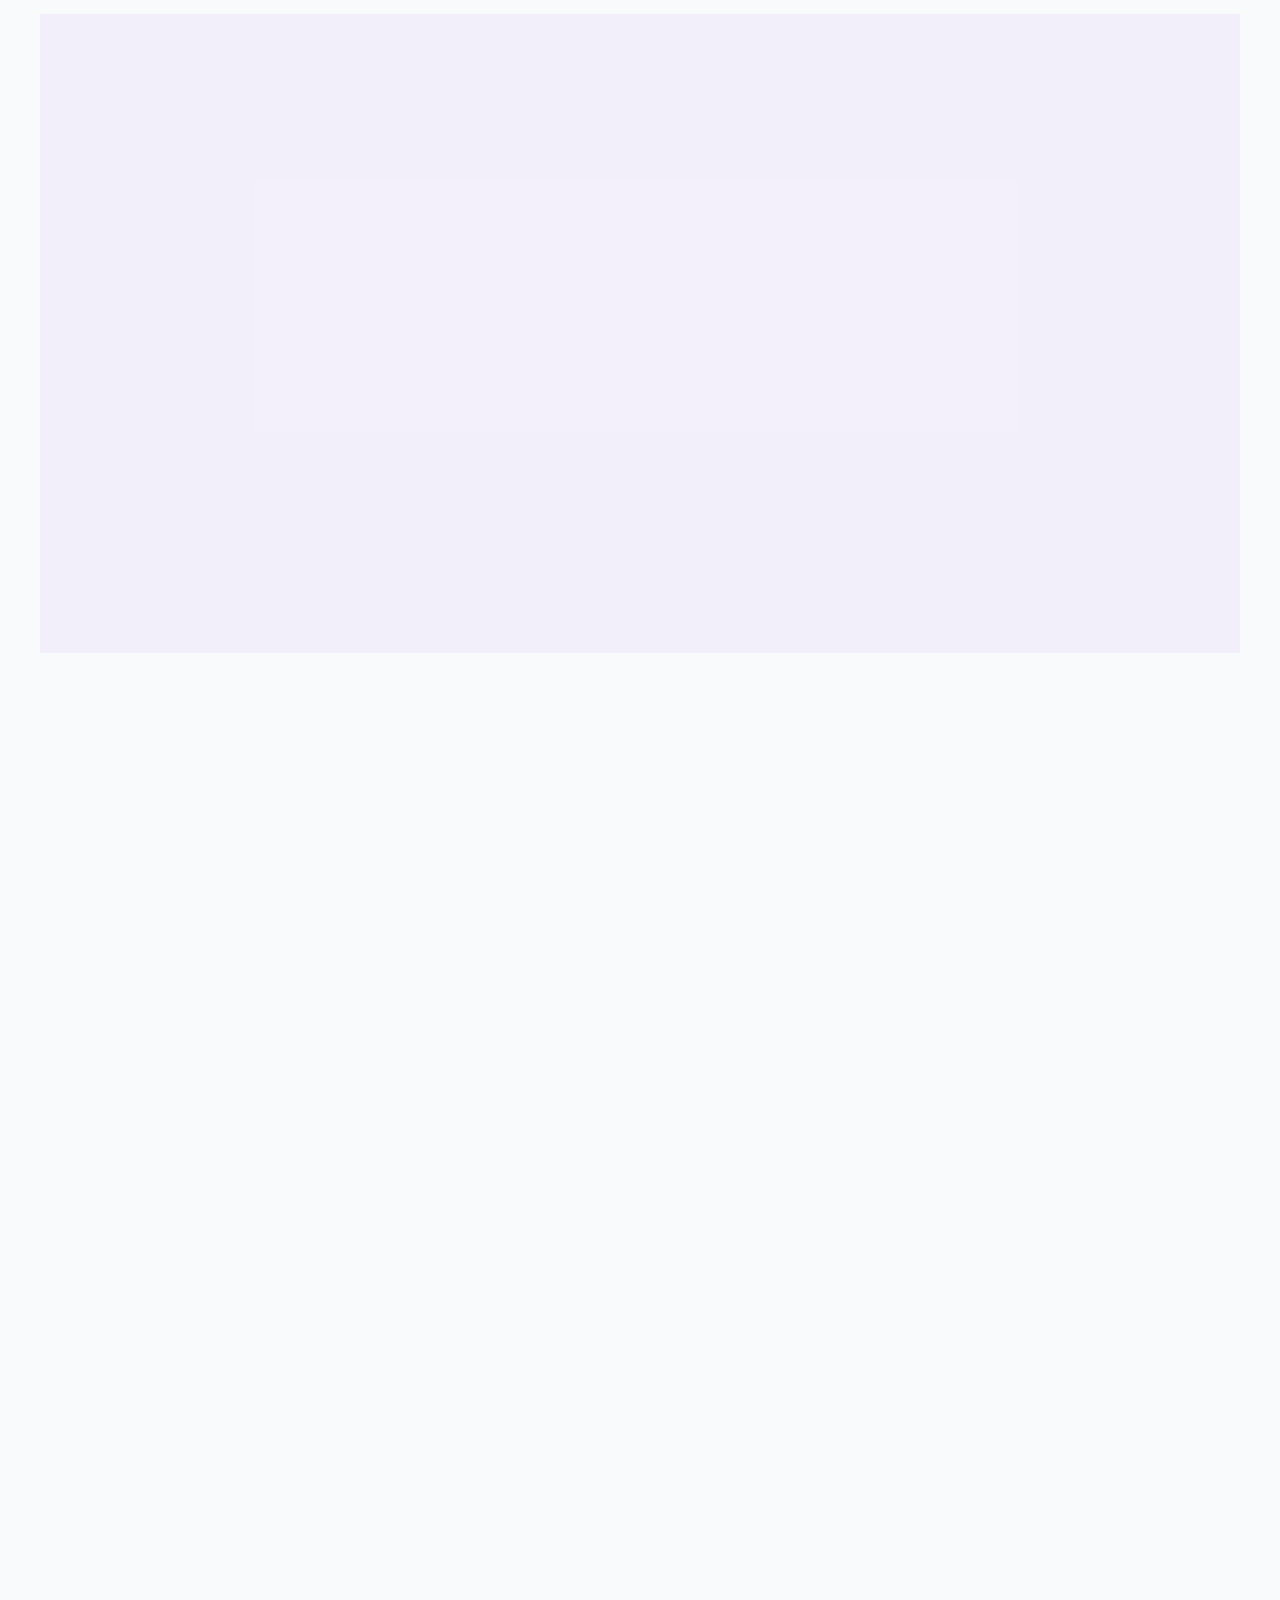
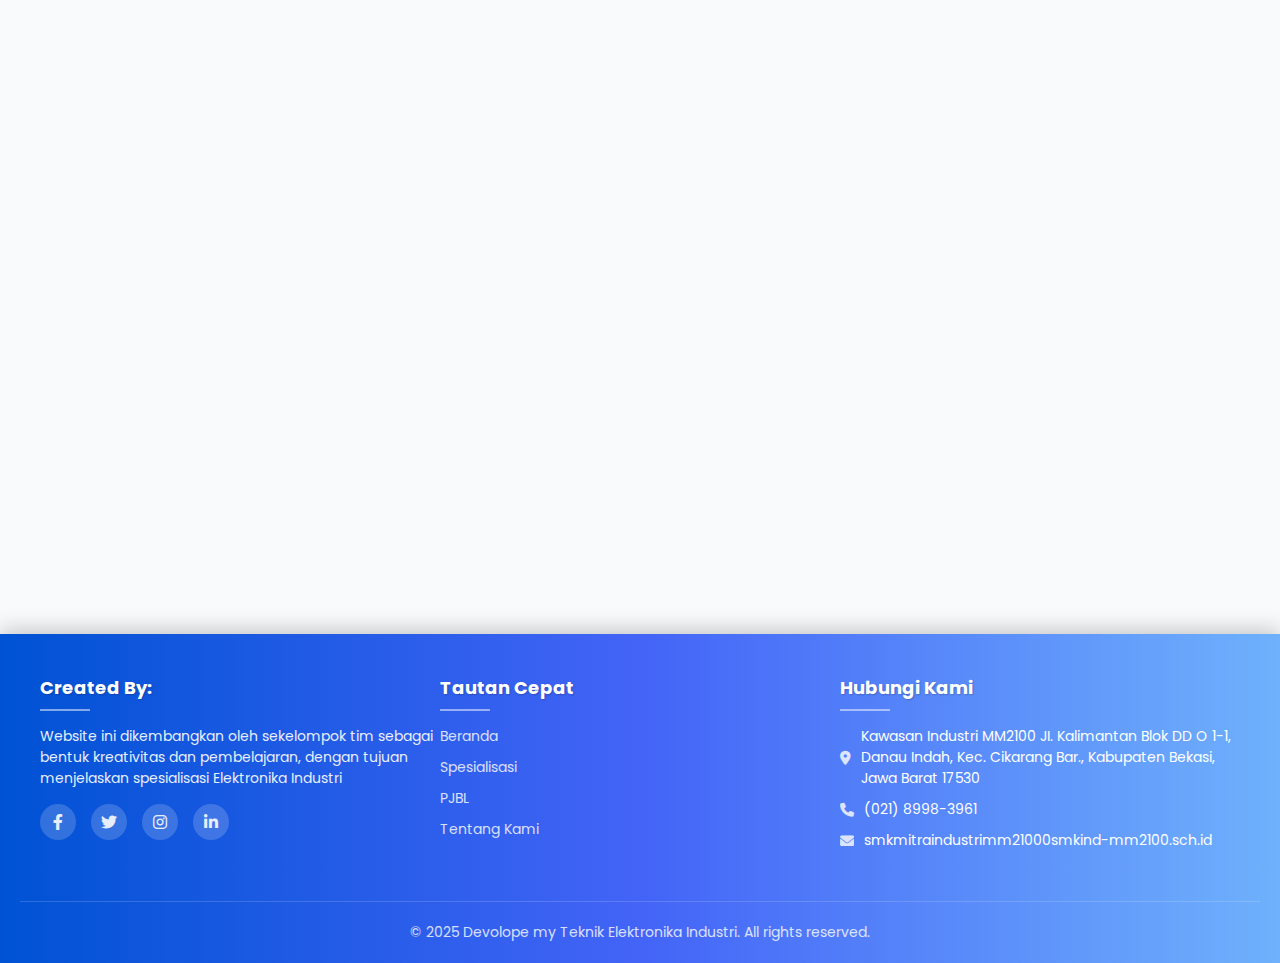
<file: robotic.html>
<!DOCTYPE html>
<html lang="id" data-theme="light">
  <head>
    <meta charset="UTF-8" />
    <meta name="viewport" content="width=device-width, initial-scale=1.0" />
    <title>Robotik - Elektronika Industri</title>

    <link rel="icon" type="image/png" href="images/favicon.png" />
<link rel="apple-touch-icon" sizes="180x180" href="images/favicon.png" />


    <link rel="stylesheet" href="robotic.css" />
    <link
      rel="stylesheet"
      href="https://cdnjs.cloudflare.com/ajax/libs/font-awesome/6.0.0-beta3/css/all.min.css"
    />
    <link
      href="https://fonts.googleapis.com/css2?family=Poppins:wght@300;400;500;600;700&display=swap"
      rel="stylesheet"
    />
    <link href="https://unpkg.com/aos@2.3.1/dist/aos.css" rel="stylesheet" />
  </head>
  <body>
    <!-- Navigasi -->
    <nav class="navbar">
      <a href="index.html" class="brand">
        <i class="fas fa-microchip"></i>
        Elektronika Industri
      </a>
      <div class="nav-links">
        <a href="index.html">Beranda</a>
        <a href="spesialisasi.html">Spesialisasi</a>
        <a href="robotic.html" class="active">Robotic</a>
        <a href="proyek.html">PJBL</a>
        <a href="about.html">Tentang Kami</a>
        <a href="Our Team.html" title="Our Team"
        ><i class="fas fa-users"></i
      ></a>
      </div>
      <div class="theme-toggle">
        <i class="fas fa-moon"></i>
      </div>
      <div class="mobile-menu">
        <i class="fas fa-bars"></i>
      </div>
    </nav>

    <!-- Hero Section -->
    <section class="hero">
      <div class="hero-bg"></div>
      <div class="hero-overlay"></div>
      <div class="hero-content" data-aos="fade-up">
        <h1 class="hero-title">Robotik</h1>
        <p class="hero-subtitle">
          Teknologi Otomatisasi untuk Masa Depan Industri
        </p>
        <a href="#definisi" class="hero-button"
          >Pelajari Lebih Lanjut <i class="fas fa-arrow-down"></i
        ></a>
      </div>
    </section>

    <!-- Definition Section -->
    <section id="definisi" class="section">
      <div class="section-header">
        <i class="fas fa-robot section-icon" data-aos="zoom-in"></i>
        <h2 class="section-title" data-aos="fade-up">Apa Itu Robotik?</h2>
        <p class="section-subtitle" data-aos="fade-up" data-aos-delay="100">
          Mengenal teknologi robotik yang mengubah cara kerja industri modern
        </p>
      </div>

      <div class="definition-container">
        <div class="definition-content" data-aos="fade-right">
          <p>
            Robotik adalah bidang teknologi yang fokus pada desain, pemrograman,
            implementasi, dan pemeliharaan robot yang digunakan dalam lingkungan
            manufaktur dan produksi. Teknologi ini menggabungkan ilmu mekanika,
            elektronika, dan pemrograman untuk menciptakan sistem otomatis yang
            dapat bekerja secara mandiri.
          </p>
          <p>
            Dalam dunia industri modern, robotik menjadi tulang punggung
            otomatisasi yang memungkinkan peningkatan efisiensi, presisi, dan
            konsistensi dalam proses produksi. Robot industri dapat melakukan
            berbagai tugas kompleks dengan akurasi tinggi dan dapat beroperasi
            dalam kondisi yang berbahaya bagi manusia.
          </p>
        </div>
        <div class="definition-image" data-aos="fade-left">
          <img src="images/Bacground Robotik/bacground.png" alt="Robotik Concept" />
        </div>
      </div>
    </section>

    <!-- Goals Section -->
    <section class="section section-alt">
      <div class="section-header">
        <i class="fas fa-bullseye section-icon" data-aos="zoom-in"></i>
        <h2 class="section-title" data-aos="fade-up">Tujuan Pembelajaran</h2>
        <p class="section-subtitle" data-aos="fade-up" data-aos-delay="100">
          Mengapa robotik menjadi kunci revolusi industri 4.0
        </p>
      </div>

      <div class="goals-container">
        <div class="goals-list">
          <div class="goal-item" data-aos="fade-up" data-aos-delay="100">
            <div class="goal-icon">
              <i class="fas fa-chart-line"></i>
            </div>
            <div class="goal-content">
              <h3>Meningkatkan Efisiensi Produksi</h3>
              <p>
                Mengoptimalkan proses manufaktur dengan otomatisasi yang dapat
                bekerja 24/7 tanpa lelah, meningkatkan throughput dan kualitas
                produk secara konsisten.
              </p>
            </div>
          </div>

          <div class="goal-item" data-aos="fade-up" data-aos-delay="200">
            <div class="goal-icon">
              <i class="fas fa-dollar-sign"></i>
            </div>
            <div class="goal-content">
              <h3>Mengurangi Biaya Tenaga Kerja</h3>
              <p>
                Menggantikan pekerjaan manual yang repetitif dan berbahaya
                dengan sistem robotik yang lebih efisien dan aman, mengurangi
                biaya operasional jangka panjang.
              </p>
            </div>
          </div>

          <div class="goal-item" data-aos="fade-up" data-aos-delay="300">
            <div class="goal-icon">
              <i class="fas fa-brain"></i>
            </div>
            <div class="goal-content">
              <h3>Sistem Cerdas dan Adaptif</h3>
              <p>
                Mengembangkan sistem yang dapat memahami dan berinteraksi dengan
                lingkungan secara mandiri, beradaptasi dengan perubahan kondisi
                kerja.
              </p>
            </div>
          </div>
        </div>
      </div>
    </section>

    <!-- Learning Targets Section -->
    <section class="section">
      <div class="section-header">
        <i class="fas fa-graduation-cap section-icon" data-aos="zoom-in"></i>
        <h2 class="section-title" data-aos="fade-up">Apa yang Dipelajari?</h2>
        <p class="section-subtitle" data-aos="fade-up" data-aos-delay="100">
          Keterampilan dan pengetahuan yang akan Anda kuasai dalam spesialisasi
          robotik
        </p>
      </div>

      <div class="targets-container">
        <div class="target-list">
          <div class="target-item" data-aos="fade-up" data-aos-delay="100">
            <div class="target-icon">
              <i class="fas fa-microchip"></i>
            </div>
            <h3>Desain Sirkuit Elektronik</h3>
            <p>
              Mampu mendesain dan memprogram sirkuit elektronik serta
              mikrokontroler yang mengendalikan aktuator (motor), sensor, dan
              komponen elektronik lainnya dalam sistem robotik.
            </p>
          </div>

          <div class="target-item" data-aos="fade-up" data-aos-delay="200">
            <div class="target-icon">
              <i class="fas fa-cogs"></i>
            </div>
            <h3>Sistem PLC dan Kontrol</h3>
            <p>
              Mempelajari Programmable Logic Controller (PLC) untuk mengontrol
              sistem robotik industri dengan presisi tinggi dan keandalan
              maksimal.
            </p>
          </div>

          <div class="target-item" data-aos="fade-up" data-aos-delay="300">
            <div class="target-icon">
              <i class="fas fa-robot"></i>
            </div>
            <h3>Robot Arm & Handling</h3>
            <p>
              Menguasai teknik pengendalian robot arm dan robot handling untuk
              aplikasi pick-and-place, assembly, dan manipulasi objek dalam
              lingkungan industri.
            </p>
          </div>

          <div class="target-item" data-aos="fade-up" data-aos-delay="400">
            <div class="target-icon">
              <i class="fas fa-code"></i>
            </div>
            <h3>Pemrograman Robot</h3>
            <p>
              Mempelajari bahasa pemrograman khusus untuk robotik, algoritma
              kontrol, dan pengembangan sistem navigasi otomatis untuk berbagai
              aplikasi industri.
            </p>
          </div>
        </div>
      </div>
    </section>
    </section>

    <!-- CTA Section -->
    <!-- CTA Section -->
<section class="section">
  <div class="cta-section" data-aos="fade-up">
    <h2 class="cta-title">Siap Menjadi Ahli Robotik?</h2>
    <p class="cta-text">
      Bergabunglah dengan revolusi industri 4.0 dan kembangkan keterampilan
      robotik yang sangat dibutuhkan di masa depan.
    </p>
    <div class="cta-buttons">
      <a href="proyek.html?filter=robotik" class="cta-button primary"
        >Lihat Proyek Robotik <i class="fas fa-arrow-right"></i
      ></a>
      <a href="spesialisasi.html" class="cta-button secondary"
        >Kembali ke Spesialisasi</a
      >
    </div>
  </div>
</section>


    <!-- Footer -->
    <footer>
      <div class="footer-content">
        <div class="footer-section">
          <h3>Created By:</h3>
          <p>
            Website ini dikembangkan oleh sekelompok tim sebagai bentuk kreativitas dan pembelajaran,
             dengan tujuan menjelaskan spesialisasi Elektronika Industri
          </p>
          <div class="social-links">
            <a href="#"><i class="fab fa-facebook-f"></i></a>
            <a href="#"><i class="fab fa-twitter"></i></a>
            <a href="#"><i class="fab fa-instagram"></i></a>
            <a href="#"><i class="fab fa-linkedin-in"></i></a>
          </div>
        </div>

        <div class="footer-section">
          <h3>Tautan Cepat</h3>
          <p><a href="index.html">Beranda</a></p>
          <p><a href="spesialisasi.html">Spesialisasi</a></p>
          <p><a href="proyek.html">PJBL</a></p>
          <p><a href="about.html">Tentang Kami</a></p>
        </div>

        <div class="footer-section">
          <h3>Hubungi Kami</h3>
          <div class="contact-info">
            <i class="fas fa-map-marker-alt"></i>
            <span>Kawasan Industri MM2100 JI. Kalimantan Blok DD O 1-1, Danau Indah, Kec. Cikarang Bar., Kabupaten Bekasi, Jawa Barat 17530</span>
          </div>
          <div class="contact-info">
            <i class="fas fa-phone"></i>
            <span>(021) 8998-3961</span>
          </div>
          <div class="contact-info">
            <i class="fas fa-envelope"></i>
            <span>smkmitraindustrimm21000smkind-mm2100.sch.id</span>
          </div>
        </div>
      </div>

      <div class="footer-bottom">
        &copy; 2025 Devolope my Teknik Elektronika Industri. All rights reserved.
      </div>
    </footer>

    <!-- AOS Library -->
    <script src="https://unpkg.com/aos@2.3.1/dist/aos.js"></script>

    <script src="script.js"></script>
  </body>
</html>
</file>
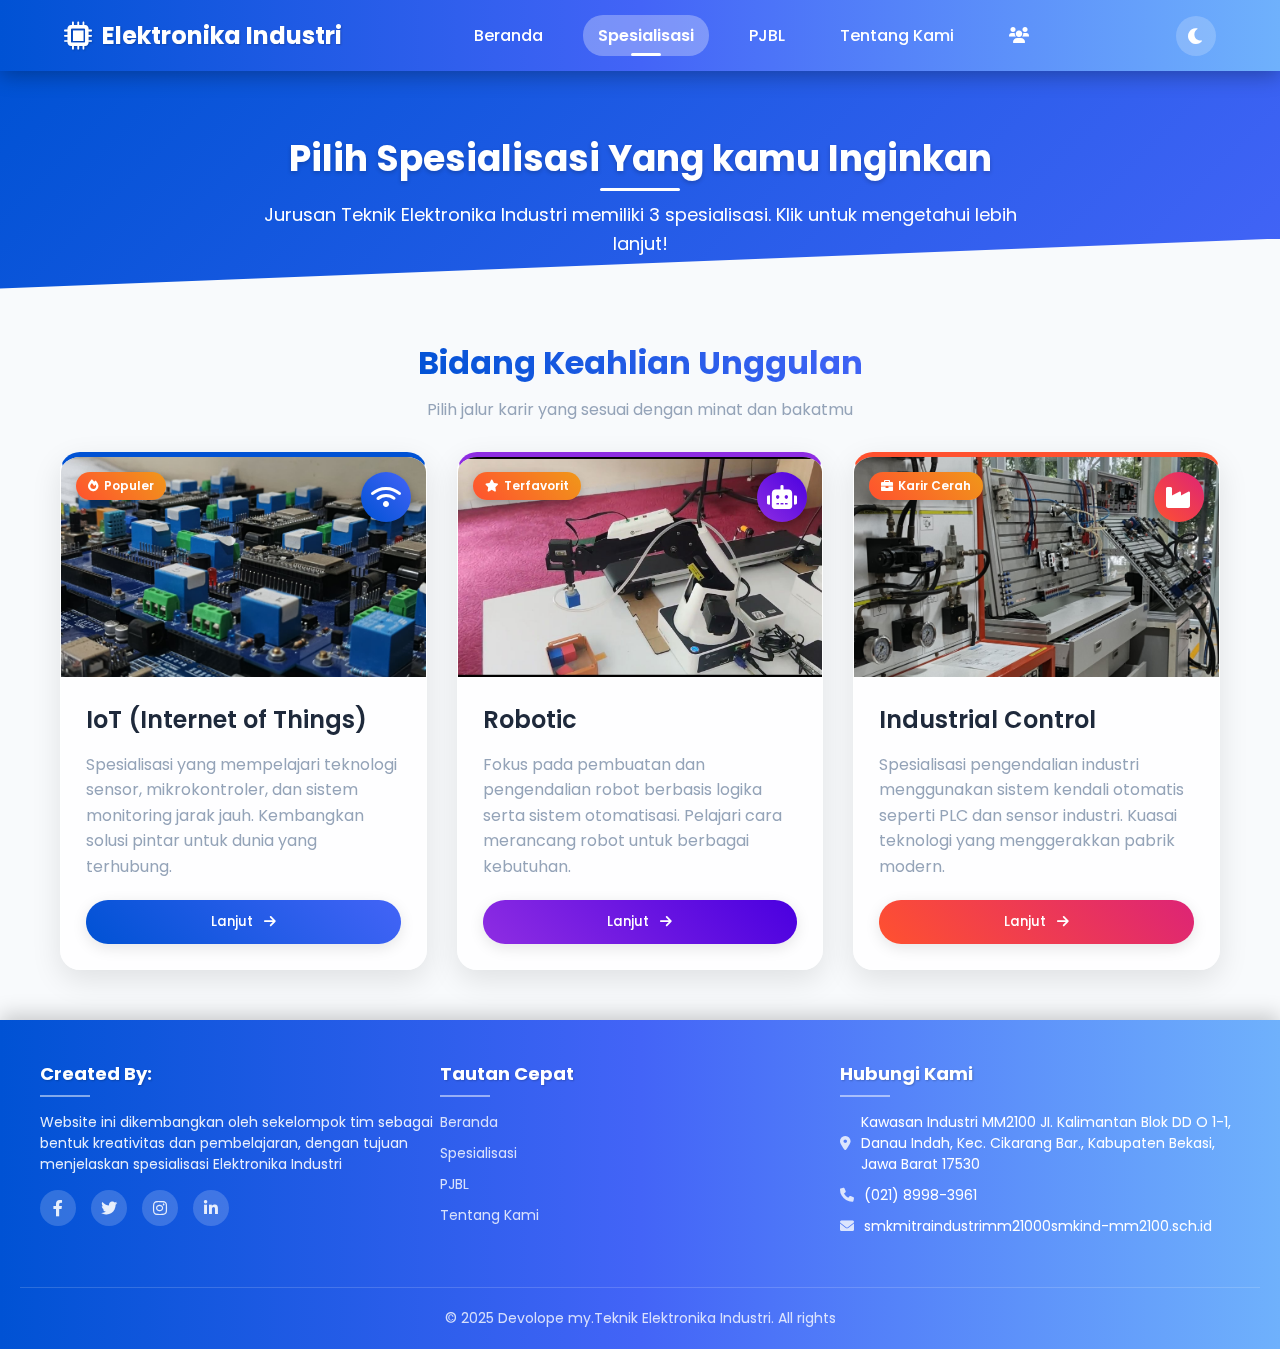
<file: spesialisasi.html>
<!DOCTYPE html>
<html lang="id" data-theme="light">
  <head>
    <meta charset="UTF-8" />
    <meta name="viewport" content="width=device-width, initial-scale=1.0" />
    <title>Elektronika Industri - Spesialisasi</title>

    <link rel="icon" type="image/png" href="images/favicon.png" />
    <link rel="apple-touch-icon" sizes="180x180" href="images/favicon.png" />

    <link rel="stylesheet" href="spesialisasi.css" />
    <link
      rel="stylesheet"
      href="https://cdnjs.cloudflare.com/ajax/libs/font-awesome/6.0.0-beta3/css/all.min.css"
    />
    <link
      href="https://fonts.googleapis.com/css2?family=Poppins:wght@300;400;500;600;700&display=swap"
      rel="stylesheet"
    />
    <link href="https://unpkg.com/aos@2.3.1/dist/aos.css" rel="stylesheet" />
  </head>
  <body>
    <!-- Navbar -->
    <nav class="navbar">
      <a href="index.html" class="brand">
        <i class="fas fa-microchip"></i>
        Elektronika Industri
      </a>
      <div class="nav-links">
        <a href="index.html">Beranda</a>
        <a href="spesialisasi.html" class="active">Spesialisasi</a>
        <a href="proyek.html">PJBL</a>
        <a href="about.html">Tentang Kami</a>
        <a href="Our Team.html" title="Our Team">
          <i class="fas fa-users"></i>
        </a>
      </div>
      <div class="theme-toggle">
        <i class="fas fa-moon"></i>
      </div>
      <div class="mobile-menu">
        <i class="fas fa-bars"></i>
      </div>
    </nav>
    <!-- Header -->
    <header class="header">
      <h1 data-aos="fade-up">Pilih Spesialisasi Yang kamu Inginkan</h1>
      <p data-aos="fade-up" data-aos-delay="200">
        Jurusan Teknik Elektronika Industri memiliki 3 spesialisasi. Klik untuk
        mengetahui lebih lanjut!
      </p>
    </header>

    <!-- Section Title -->
    <div class="section-title">
      <h2 data-aos="fade-up">Bidang Keahlian Unggulan</h2>
      <p data-aos="fade-up" data-aos-delay="100">
        Pilih jalur karir yang sesuai dengan minat dan bakatmu
      </p>
    </div>

    <!-- Spesialisasi Grid -->
    <section class="spesialisasi-container">
      <!-- IoT Card -->
      <div
        class="spesialisasi-card iot"
        data-aos="fade-up"
        data-aos-delay="100"
      >
        <a href="iot.html" class="card-image">
          <img src="images/Bacground IoT/iot.jpg" alt="Internet of Things" />
          <div class="card-icon">
            <i class="fas fa-wifi"></i>
          </div>
          <div class="card-badge"><i class="fas fa-fire"></i> Populer</div>
        </a>
        <div class="card-content">
          <h2 class="card-title">IoT (Internet of Things)</h2>
          <p class="card-text">
            Spesialisasi yang mempelajari teknologi sensor, mikrokontroler, dan
            sistem monitoring jarak jauh. Kembangkan solusi pintar untuk dunia
            yang terhubung.
          </p>
          <button class="card-button" data-modal="iot-modal">
            Lanjut <i class="fas fa-arrow-right"></i>
          </button>
        </div>
      </div>

      <!-- Robotic Card -->
      <div
        class="spesialisasi-card robotic"
        data-aos="fade-up"
        data-aos-delay="200"
      >
        <a href="robotic.html" class="card-image">
          <img src="images/Bacground Robotik/robotic.jpg" alt="Robotic" />
          <div class="card-icon">
            <i class="fas fa-robot"></i>
          </div>
          <div class="card-badge"><i class="fas fa-star"></i> Terfavorit</div>
        </a>
        <div class="card-content">
          <h2 class="card-title">Robotic</h2>
          <p class="card-text">
            Fokus pada pembuatan dan pengendalian robot berbasis logika serta
            sistem otomatisasi. Pelajari cara merancang robot untuk berbagai
            kebutuhan.
          </p>
          <button class="card-button" data-modal="robotic-modal">
            Lanjut <i class="fas fa-arrow-right"></i>
          </button>
        </div>
      </div>

      <!-- IC Card -->
      <div class="spesialisasi-card ic" data-aos="fade-up" data-aos-delay="300">
        <a href="ic.html" class="card-image">
          <img src="images/Bacground Ic/ic.jpg" alt="Industrial Control" />
          <div class="card-icon">
            <i class="fas fa-industry"></i>
          </div>
          <div class="card-badge">
            <i class="fas fa-briefcase"></i> Karir Cerah
          </div>
        </a>
        <div class="card-content">
          <h2 class="card-title">Industrial Control</h2>
          <p class="card-text">
            Spesialisasi pengendalian industri menggunakan sistem kendali
            otomatis seperti PLC dan sensor industri. Kuasai teknologi yang
            menggerakkan pabrik modern.
          </p>
          <button class="card-button" data-modal="ic-modal">
            Lanjut <i class="fas fa-arrow-right"></i>
          </button>
        </div>
      </div>
    </section>

    <!-- Modals -->
    <!-- IoT Modal -->
    <div id="iot-modal" class="modal">
      <div class="modal-content">
        <div class="modal-close"><i class="fas fa-times"></i></div>
        <div class="modal-header">
          <img src="images/Bacground IoT/iot.jpg" alt="Internet of Things" />
          <div class="modal-header-overlay">
            <h2>Internet of Things (IoT)</h2>
            <p>Teknologi untuk dunia yang terhubung</p>
          </div>
        </div>
        <div class="modal-body">
          <p>
            IoT adalah teknologi yang menghubungkan perangkat elektronik ke
            internet, sehingga alat seperti lampu atau mesin bisa dikontrol dan
            mengirim data secara otomatis dari jarak jauh melalui aplikasi.
          </p>

          <p>
            Dengan IoT, Anda akan mempelajari cara merancang sistem yang dapat
            memantau, mengontrol, dan mengoptimalkan berbagai proses secara
            real-time.
          </p>

          <div class="modal-features">
            <div class="feature-item">
              <i class="fas fa-microchip"></i>
              <span>Mikrokontroler & Sensor</span>
            </div>
            <div class="feature-item">
              <i class="fas fa-cloud"></i>
              <span>Cloud Computing</span>
            </div>
            <div class="feature-item">
              <i class="fas fa-mobile-alt"></i>
              <span>Aplikasi Mobile</span>
            </div>
            <div class="feature-item">
              <i class="fas fa-shield-alt"></i>
              <span>Keamanan IoT</span>
            </div>
          </div>

          <p>
            Lulusan spesialisasi IoT memiliki peluang karir yang luas di
            berbagai industri seperti smart home, smart city, pertanian pintar,
            kesehatan, dan banyak lagi.
          </p>
        </div>
        <div class="modal-footer">
          <a href="iot.html" class="card-button"
            >Pelajari Lebih Lanjut <i class="fas fa-arrow-right"></i
          ></a>
        </div>
      </div>
    </div>

    <!-- Robotic Modal -->
    <div id="robotic-modal" class="modal">
      <div class="modal-content">
        <div class="modal-close"><i class="fas fa-times"></i></div>
        <div class="modal-header">
          <img src="images/Bacground Robotik/robotic.jpg" alt="Robotics" />
          <div class="modal-header-overlay">
            <h2>Robotika</h2>
            <p>Teknologi otomatisasi masa depan</p>
          </div>
        </div>
        <div class="modal-body">
          <p>
            Spesialisasi Robotika berfokus pada perancangan, pengembangan, dan
            pengendalian robot untuk berbagai aplikasi. Bidang ini menggabungkan
            pengetahuan elektronika, mekanika, dan pemrograman untuk menciptakan
            sistem otomatis yang dapat melakukan tugas-tugas kompleks.
          </p>

          <p>
            Dalam spesialisasi ini, Anda akan mempelajari cara merancang,
            membangun, dan memprogram robot dengan berbagai tingkat
            kompleksitas, dari robot sederhana hingga sistem robotik industri
            yang canggih.
          </p>

          <div class="modal-features">
            <div class="feature-item">
              <i class="fas fa-cogs"></i>
              <span>Sistem Mekanik</span>
            </div>
            <div class="feature-item">
              <i class="fas fa-code"></i>
              <span>Pemrograman Robot</span>
            </div>
            <div class="feature-item">
              <i class="fas fa-brain"></i>
              <span>Kecerdasan Buatan</span>
            </div>
            <div class="feature-item">
              <i class="fas fa-eye"></i>
              <span>Robotic Desainer</span>
            </div>
          </div>

          <p>
            Lulusan spesialisasi Robotika dapat berkarir di industri manufaktur,
            otomotif, kesehatan, pertanian, dan banyak sektor lain yang
            mengadopsi teknologi robotik untuk meningkatkan efisiensi dan
            produktivitas.
          </p>
        </div>
        <div class="modal-footer">
          <a href="robotic.html" class="card-button"
            >Pelajari Lebih Lanjut <i class="fas fa-arrow-right"></i
          ></a>
        </div>
      </div>
    </div>

    <!-- IC Modal -->
    <div id="ic-modal" class="modal">
      <div class="modal-content">
        <div class="modal-close"><i class="fas fa-times"></i></div>
        <div class="modal-header">
          <img src="images/Bacground Ic/ic.jpg" alt="Industrial Control" />
          <div class="modal-header-overlay">
            <h2>Industrial Control (IC)</h2>
            <p>Sistem kendali untuk industri modern</p>
          </div>
        </div>
        <div class="modal-body">
          <p>
            Industrial Control (IC) adalah spesialisasi yang mempelajari sistem
            kendali otomatis untuk aplikasi industri. Bidang ini mencakup
            teknologi seperti Programmable Logic Controller (PLC), Distributed
            Control System (DCS), dan SCADA yang digunakan untuk mengotomatisasi
            proses industri.
          </p>

          <p>
            Dalam spesialisasi ini, Anda akan mempelajari cara merancang,
            mengimplementasikan, dan memelihara sistem kendali yang mengatur
            operasi pabrik dan fasilitas industri lainnya.
          </p>

          <div class="modal-features">
            <div class="feature-item">
              <i class="fas fa-server"></i>
              <span>Sistem PLC</span>
            </div>
            <div class="feature-item">
              <i class="fas fa-network-wired"></i>
              <span>Jaringan Industri</span>
            </div>
            <div class="feature-item">
              <i class="fas fa-bolt"></i>
              <span>Kelistrikan sederhana</span>
            </div>
          </div>

          <p>
            Lulusan spesialisasi IC sangat dibutuhkan di berbagai sektor
            industri seperti manufaktur, minyak dan gas, pembangkit listrik,
            pengolahan air, dan banyak lagi. Karir di bidang ini menawarkan
            stabilitas dan prospek gaji yang menjanjikan.
          </p>
        </div>
        <div class="modal-footer">
          <a href="ic.html" class="card-button"
            >Pelajari Lebih Lanjut <i class="fas fa-arrow-right"></i
          ></a>
        </div>
      </div>
    </div>

    <!-- Footer -->
    <footer>
      <div class="footer-content">
        <div class="footer-section">
          <h3>Created By:</h3>
          <p>
            Website ini dikembangkan oleh sekelompok tim sebagai bentuk
            kreativitas dan pembelajaran, dengan tujuan menjelaskan spesialisasi
            Elektronika Industri
          </p>
          <div class="social-links">
            <a href="#"><i class="fab fa-facebook-f"></i></a>
            <a href="#"><i class="fab fa-twitter"></i></a>
            <a href="#"><i class="fab fa-instagram"></i></a>
            <a href="#"><i class="fab fa-linkedin-in"></i></a>
          </div>
        </div>

        <div class="footer-section">
          <h3>Tautan Cepat</h3>
          <p><a href="index.html">Beranda</a></p>
          <p><a href="spesialisasi.html">Spesialisasi</a></p>
          <p><a href="proyek.html">PJBL</a></p>
          <p><a href="about.html">Tentang Kami</a></p>
        </div>

        <div class="footer-section">
          <h3>Hubungi Kami</h3>
          <div class="contact-info">
            <i class="fas fa-map-marker-alt"></i>
            <span
              >Kawasan Industri MM2100 JI. Kalimantan Blok DD O 1-1, Danau
              Indah, Kec. Cikarang Bar., Kabupaten Bekasi, Jawa Barat
              17530</span
            >
          </div>
          <div class="contact-info">
            <i class="fas fa-phone"></i>
            <span>(021) 8998-3961</span>
          </div>
          <div class="contact-info">
            <i class="fas fa-envelope"></i>
            <span>smkmitraindustrimm21000smkind-mm2100.sch.id</span>
          </div>
        </div>
      </div>

      <div class="footer-bottom">
        &copy; 2025 Devolope my.Teknik Elektronika Industri. All rights
      </div>
    </footer>

    <!-- AOS Library -->
    <script src="https://unpkg.com/aos@2.3.1/dist/aos.js"></script>

    <script src="script.js"></script>
  </body>
</html>
</file>
<file: index.css>
/* Theme toggle */
.theme-toggle {
  background: rgba(255, 255, 255, 0.2);
  border: none;
  width: 40px;
  height: 40px;
  border-radius: 50%;
  display: flex;
  align-items: center;
  justify-content: center;
  cursor: pointer;
  color: white;
  font-size: 18px;
  transition: all 0.3s ease;
  margin-left: 15px;
}

.theme-toggle:hover {
  background: rgba(255, 255, 255, 0.3);
  transform: rotate(30deg);
}

/* Dark mode variables */
[data-theme="dark"] {
  --primary-color: #0052d4;
  --secondary-color: #4364f7;
  --accent-color: #6fb1fc;
  --dark-color: #f8fafc;
  --light-color: #1e293b;
  --gray-color: #cbd5e1;
}

* {
  margin: 0;
  padding: 0;
  box-sizing: border-box;
  font-family: "Poppins", sans-serif;
}

:root {
  --primary-color: #0052d4;
  --secondary-color: #4364f7;
  --accent-color: #6fb1fc;
  --dark-color: #1e293b;
  --light-color: #f8fafc;
}

body {
  background-image: url("images/mitra.jpg");
  background-size: cover;
  background-position: center;
  background-attachment: fixed;
  background-repeat: no-repeat;
  min-height: 100vh;
  position: relative;
  overflow-x: hidden;
}

body::before {
  content: "";
  position: absolute;
  top: 0;
  left: 0;
  width: 100%;
  height: 100%;
  background: rgba(
    0,
    0,
    0,
    0.5
  ); /* Overlay gelap untuk meningkatkan keterbacaan teks */
  z-index: 0;
}

/* Navbar dengan gradasi biru */
.navbar {
  background: linear-gradient(
    90deg,
    var(--primary-color),
    var(--secondary-color),
    var(--accent-color)
  );
  padding: 15px 5%;
  display: flex;
  justify-content: space-between;
  align-items: center;
  box-shadow: 0 4px 20px rgba(0, 0, 0, 0.3);
  position: sticky;
  top: 0;
  z-index: 100;
  transition: all 0.3s ease;
}

.navbar.scrolled {
  padding: 10px 5%;
  background: rgba(0, 82, 212, 0.95);
  backdrop-filter: blur(10px);
}

.brand {
  color: white;
  font-size: 24px;
  font-weight: 700;
  text-decoration: none;
  text-shadow: 1px 1px 2px rgba(0, 0, 0, 0.2);
  display: flex;
  align-items: center;
  gap: 10px;
}

.brand i {
  font-size: 28px;
}

.nav-links {
  display: flex;
  gap: 25px;
}

.nav-links a {
  color: white;
  text-decoration: none;
  font-weight: 500;
  font-size: 16px;
  transition: all 0.3s ease;
  padding: 8px 15px;
  border-radius: 20px;
  position: relative;
}

.nav-links a:hover {
  background: rgba(255, 255, 255, 0.2);
  transform: translateY(-2px);
}

.nav-links a.active {
  font-weight: 600;
  background: rgba(255, 255, 255, 0.3);
}

.nav-links a.active::after {
  content: "";
  position: absolute;
  bottom: 0;
  left: 50%;
  transform: translateX(-50%);
  width: 30px;
  height: 3px;
  background-color: white;
  border-radius: 10px;
}

.mobile-menu {
  display: none;
  font-size: 24px;
  color: white;
  cursor: pointer;
}

/* Konten utama */
.hero {
  display: flex;
  flex-direction: column;
  align-items: center;
  justify-content: center;
  padding: 0;
  text-align: center;
  position: relative;
  z-index: 1;
  min-height: calc(100vh - 70px);
}

.logo-container {
  margin-bottom: 30px;
  position: relative;
  display: inline-block;
}

.logo {
  font-size: 48px;
  font-weight: 700;
  color: white;
  margin-bottom: 10px;
  position: relative;
  z-index: 1;
  text-shadow: 0 2px 10px rgba(0, 0, 0, 0.5);
}

.logo-badge {
  position: absolute;
  top: -15px;
  right: -30px;
  background: linear-gradient(45deg, #ff512f, #f09819);
  color: white;
  font-size: 14px;
  padding: 5px 10px;
  border-radius: 20px;
  font-weight: 600;
  box-shadow: 0 4px 10px rgba(0, 0, 0, 0.3);
  transform: rotate(15deg);
}

.description {
  max-width: 800px;
  margin: 0 auto 40px;
  font-size: 18px;
  line-height: 1.8;
  color: white;
  position: relative;
  padding: 20px;
  border-radius: 10px;
  text-shadow: 0 1px 3px rgba(0, 0, 0, 0.5);
}

.highlight {
  color: var(--accent-color);
  font-weight: 600;
}

.cta-container {
  padding: 20px;
  text-align: center;
  z-index: 2;
}

.cta-button {
  display: inline-block;
  background: linear-gradient(
    45deg,
    var(--primary-color),
    var(--secondary-color)
  );
  color: white;
  padding: 15px 40px;
  border-radius: 30px;
  font-size: 18px;
  font-weight: 600;
  text-decoration: none;
  transition: all 0.3s ease;
  box-shadow: 0 10px 20px rgba(0, 0, 0, 0.3);
  position: relative;
  overflow: hidden;
  z-index: 1;
}

.cta-button::before {
  content: "";
  position: absolute;
  top: 0;
  left: 0;
  width: 0;
  height: 100%;
  background: linear-gradient(
    45deg,
    var(--secondary-color),
    var(--accent-color)
  );
  transition: all 0.5s ease;
  z-index: -1;
}

.cta-button:hover {
  transform: translateY(-3px);
  box-shadow: 0 15px 30px rgba(0, 0, 0, 0.4);
}

.cta-button:hover::before {
  width: 100%;
}

.cta-button i {
  margin-left: 8px;
  transition: transform 0.3s ease;
}

.cta-button:hover i {
  transform: translateX(5px);
}

/* Footer */
footer {
  background: linear-gradient(
    90deg,
    var(--primary-color),
    var(--secondary-color),
    var(--accent-color)
  );
  color: white;
  padding: 40px 20px 20px;
  position: relative;
  z-index: 1;
  box-shadow: 0 -5px 20px rgba(0, 0, 0, 0.2);
}

.footer-content {
  display: flex;
  justify-content: space-between;
  max-width: 1200px;
  margin: 0 auto;
  flex-wrap: wrap;
}

.footer-section {
  flex: 1;
  min-width: 250px;
  margin-bottom: 20px;
}

.footer-section h3 {
  font-size: 18px;
  margin-bottom: 15px;
  position: relative;
  padding-bottom: 10px;
  color: white;
  text-shadow: 1px 1px 2px rgba(0, 0, 0, 0.2);
}

.footer-section h3::after {
  content: "";
  position: absolute;
  bottom: 0;
  left: 0;
  width: 50px;
  height: 2px;
  background-color: white;
  opacity: 0.5;
}

.footer-section p {
  margin-bottom: 10px;
  font-size: 14px;
  opacity: 0.9;
}

.footer-section a {
  color: white;
  text-decoration: none;
  opacity: 0.9;
  transition: all 0.3s ease;
}

.footer-section a:hover {
  opacity: 1;
  text-shadow: 0 0 10px rgba(255, 255, 255, 0.5);
  text-decoration: none;
}

.social-links {
  display: flex;
  gap: 15px;
  margin-top: 15px;
}

.social-links a {
  display: flex;
  align-items: center;
  justify-content: center;
  width: 36px;
  height: 36px;
  border-radius: 50%;
  background: rgba(255, 255, 255, 0.2);
  transition: all 0.3s ease;
}

.social-links a:hover {
  background: rgba(255, 255, 255, 0.4);
  transform: translateY(-3px);
}

.contact-info {
  display: flex;
  align-items: center;
  margin-bottom: 10px;
  font-size: 14px;
}

.contact-info i {
  margin-right: 10px;
  opacity: 0.8;
}

.footer-bottom {
  text-align: center;
  padding-top: 20px;
  margin-top: 20px;
  border-top: 1px solid rgba(255, 255, 255, 0.2);
  font-size: 14px;
  opacity: 0.8;
}

/* Animasi scroll */
.fade-in {
  opacity: 0;
  transform: translateY(20px);
  transition: all 0.6s ease;
}

.fade-in.appear {
  opacity: 1;
  transform: translateY(0);
}

/* Responsif */
@media (max-width: 992px) {
  .footer-section {
    flex: 0 0 48%;
  }
}

@media (max-width: 768px) {
  .navbar {
    padding: 15px 20px;
  }

  .nav-links {
    position: fixed;
    top: 70px;
    right: -100%;
    flex-direction: column;
    background: rgba(0, 82, 212, 0.9);
    width: 250px;
    height: 100vh;
    padding: 20px;
    gap: 10px;
    transition: all 0.3s ease;
    box-shadow: -5px 0 15px rgba(0, 0, 0, 0.1);
    backdrop-filter: blur(10px);
  }

  .nav-links.active {
    right: 0;
  }

  .mobile-menu {
    display: block;
  }

  .logo {
    font-size: 36px;
  }

  .description {
    font-size: 16px;
    padding: 15px;
  }

  .footer-section {
    flex: 0 0 100%;
  }

  .hero-content {
    margin: 30px 15px;
    padding: 40px 15px;
  }
}

@media (max-width: 480px) {
  .logo-badge {
    font-size: 12px;
    top: -10px;
    right: -20px;
  }

  .hero-content {
    margin: 20px 10px;
    padding: 30px 15px;
  }

  .logo {
    font-size: 32px;
  }
}
</file>
<file: about.css>
* {
  margin: 0;
  padding: 0;
  box-sizing: border-box;
  font-family: "Poppins", sans-serif;
  transition: all 0.3s ease;
}

:root {
  --primary-color: #0052d4;
  --secondary-color: #4364f7;
  --accent-color: #6fb1fc;
  --dark-color: #1e293b;
  --light-color: #f8fafc;
  --gray-color: #94a3b8;
  --white-color: #ffffff;
  --card-bg: #ffffff;
  --text-primary: #1e293b;
  --text-secondary: #94a3b8;

  /* Specialization colors */
  --iot-color: #0052d4;
  --robotik-color: #8e2de2;
  --ic-color: #ff6b35;

  /* Gradient variables */
  --gradient-1: linear-gradient(135deg, #667eea 0%, #764ba2 100%);
  --gradient-2: linear-gradient(135deg, #f093fb 0%, #f5576c 100%);
  --gradient-3: linear-gradient(135deg, #4facfe 0%, #00f2fe 100%);
  --gradient-4: linear-gradient(135deg, #43e97b 0%, #38f9d7 100%);
  --gradient-5: linear-gradient(135deg, #fa709a 0%, #fee140 100%);
  --gradient-6: linear-gradient(135deg, #a8edea 0%, #fed6e3 100%);
}

[data-theme="dark"] {
  --primary-color: #0052d4;
  --secondary-color: #4364f7;
  --accent-color: #6fb1fc;
  --dark-color: #f8fafc;
  --light-color: #1e293b;
  --gray-color: #cbd5e1;
  --white-color: #ffffff;
  --card-bg: #334155;
  --text-primary: #f8fafc;
  --text-secondary: #cbd5e1;
}

body {
  background-color: var(--light-color);
  color: var(--dark-color);
  min-height: 100vh;
  overflow-x: hidden;
}

/* Navbar */
.navbar {
  background: linear-gradient(
    90deg,
    var(--primary-color),
    var(--secondary-color),
    var(--accent-color)
  );
  padding: 15px 5%;
  display: flex;
  justify-content: space-between;
  align-items: center;
  box-shadow: 0 4px 20px rgba(0, 0, 0, 0.3);
  position: sticky;
  top: 0;
  z-index: 100;
}

.brand {
  color: white;
  font-size: 24px;
  font-weight: 700;
  text-decoration: none;
  display: flex;
  align-items: center;
  gap: 10px;
}

.nav-links {
  display: flex;
  gap: 25px;
}

.nav-links a {
  color: white;
  text-decoration: none;
  font-weight: 500;
  padding: 8px 15px;
  border-radius: 20px;
  transition: all 0.3s ease;
}

.nav-links a:hover,
.nav-links a.active {
  font-weight: 600;
  background: rgba(255, 255, 255, 0.3);
  position: relative;
}

.nav-links a.active::after {
  content: "";
  position: absolute;
  bottom: -2px;
  left: 50%;
  transform: translateX(-50%);
  width: 30px;
  height: 3px;
  background-color: white;
  border-radius: 10px;
}

.theme-toggle {
  background: rgba(255, 255, 255, 0.2);
  border: none;
  width: 40px;
  height: 40px;
  border-radius: 50%;
  color: white;
  cursor: pointer;
  transition: all 0.3s ease;
  display: flex;
  align-items: center;
  justify-content: center;
  font-size: 16px;
  margin-left: 15px;
  line-height: 1;
}

.theme-toggle:hover {
  background: rgba(255, 255, 255, 0.3);
  transform: rotate(180deg);
}

.theme-toggle i {
  margin: 0;
  padding: 0;
  line-height: 1;
  vertical-align: middle;
}

.mobile-menu {
  display: none;
  color: white;
  font-size: 24px;
  cursor: pointer;
}

/* Header Section */
.header {
  text-align: center;
  padding: 80px 20px 60px;
  background: linear-gradient(
    135deg,
    var(--primary-color),
    var(--secondary-color)
  );
  color: white;
  position: relative;
}

.header::after {
  content: "";
  position: absolute;
  bottom: 0;
  left: 0;
  width: 100%;
  height: 50px;
  background: linear-gradient(
    to bottom right,
    transparent 49%,
    var(--light-color) 50%
  );
}

.header h1 {
  font-size: 42px;
  margin-bottom: 15px;
  font-weight: 700;
  text-shadow: 0 2px 4px rgba(0, 0, 0, 0.2);
}

.header p {
  font-size: 20px;
  opacity: 0.9;
  max-width: 700px;
  margin: 0 auto;
  line-height: 1.6;
}

/* Specialization Sections */
.specialization-section {
  padding: 80px 20px;
  max-width: 1200px;
  margin: 0 auto;
}

.specialization-section:nth-child(even) {
  background: rgba(0, 82, 212, 0.02);
}

[data-theme="dark"] .specialization-section:nth-child(even) {
  background: rgba(0, 82, 212, 0.05);
}

.section-title {
  text-align: center;
  margin-bottom: 60px;
}

.section-icon {
  font-size: 48px;
  margin-bottom: 20px;
  display: inline-block;
}

.section-icon.iot {
  color: var(--iot-color);
}

.section-icon.robotik {
  color: var(--robotik-color);
}

.section-icon.ic {
  color: var(--ic-color);
}

.section-title h2 {
  font-size: 36px;
  font-weight: 700;
  color: var(--text-primary);
  margin-bottom: 15px;
  position: relative;
  display: inline-block;
}

.section-title h2::after {
  content: "";
  position: absolute;
  bottom: -10px;
  left: 50%;
  transform: translateX(-50%);
  width: 80px;
  height: 4px;
  border-radius: 10px;
}

.section-title.iot h2::after {
  background: linear-gradient(45deg, var(--iot-color), var(--secondary-color));
}

.section-title.robotik h2::after {
  background: linear-gradient(45deg, var(--robotik-color), #4a00e0);
}

.section-title.ic h2::after {
  background: linear-gradient(45deg, var(--ic-color), #f7931e);
}

.section-title p {
  font-size: 18px;
  color: var(--text-secondary);
  max-width: 600px;
  margin: 0 auto;
  line-height: 1.6;
}

/* Teacher Grid */
.teacher-grid {
  display: grid;
  grid-template-columns: repeat(auto-fit, minmax(300px, 1fr));
  gap: 40px;
  margin-top: 40px;
}

.teacher-card {
  background: var(--card-bg);
  border-radius: 25px;
  overflow: hidden;
  box-shadow: 0 20px 60px rgba(0, 0, 0, 0.1);
  transition: all 0.5s cubic-bezier(0.175, 0.885, 0.32, 1.275);
  border: 1px solid rgba(255, 255, 255, 0.2);
  position: relative;
}

[data-theme="dark"] .teacher-card {
  background: var(--card-bg);
  border: 1px solid rgba(255, 255, 255, 0.1);
  box-shadow: 0 20px 60px rgba(0, 0, 0, 0.3);
}

.teacher-card:hover {
  transform: translateY(-20px) scale(1.02);
  box-shadow: 0 30px 80px rgba(0, 0, 0, 0.2);
}

/* Gradient backgrounds untuk setiap card */
.teacher-card:nth-child(1) {
  background: linear-gradient(
    135deg,
    rgba(102, 126, 234, 0.1),
    rgba(118, 75, 162, 0.1)
  );
}

.teacher-card:nth-child(2) {
  background: linear-gradient(
    135deg,
    rgba(240, 147, 251, 0.1),
    rgba(245, 87, 108, 0.1)
  );
}

.teacher-card:nth-child(3) {
  background: linear-gradient(
    135deg,
    rgba(79, 172, 254, 0.1),
    rgba(0, 242, 254, 0.1)
  );
}

.teacher-card:nth-child(4) {
  background: linear-gradient(
    135deg,
    rgba(67, 233, 123, 0.1),
    rgba(56, 249, 215, 0.1)
  );
}

.teacher-card:nth-child(5) {
  background: linear-gradient(
    135deg,
    rgba(250, 112, 154, 0.1),
    rgba(254, 225, 64, 0.1)
  );
}

.teacher-card:nth-child(6) {
  background: linear-gradient(
    135deg,
    rgba(168, 237, 234, 0.1),
    rgba(254, 214, 227, 0.1)
  );
}

[data-theme="dark"] .teacher-card:nth-child(1) {
  background: linear-gradient(
    135deg,
    rgba(102, 126, 234, 0.15),
    rgba(118, 75, 162, 0.15)
  );
}

[data-theme="dark"] .teacher-card:nth-child(2) {
  background: linear-gradient(
    135deg,
    rgba(240, 147, 251, 0.15),
    rgba(245, 87, 108, 0.15)
  );
}

[data-theme="dark"] .teacher-card:nth-child(3) {
  background: linear-gradient(
    135deg,
    rgba(79, 172, 254, 0.15),
    rgba(0, 242, 254, 0.15)
  );
}

[data-theme="dark"] .teacher-card:nth-child(4) {
  background: linear-gradient(
    135deg,
    rgba(67, 233, 123, 0.15),
    rgba(56, 249, 215, 0.15)
  );
}

[data-theme="dark"] .teacher-card:nth-child(5) {
  background: linear-gradient(
    135deg,
    rgba(250, 112, 154, 0.15),
    rgba(254, 225, 64, 0.15)
  );
}

[data-theme="dark"] .teacher-card:nth-child(6) {
  background: linear-gradient(
    135deg,
    rgba(168, 237, 234, 0.15),
    rgba(254, 214, 227, 0.15)
  );
}

/* Floating Animation */
@keyframes float {
  0%,
  100% {
    transform: translateY(0px);
  }
  50% {
    transform: translateY(-10px);
  }
}

.teacher-card:nth-child(odd) {
  animation: float 6s ease-in-out infinite;
}

.teacher-card:nth-child(even) {
  animation: float 6s ease-in-out infinite reverse;
}

/* Pause animation on hover */
.teacher-card:hover {
  animation-play-state: paused;
}

.teacher-photo {
  height: 780px;
  overflow: hidden;
  position: relative;
  background: linear-gradient(135deg, #f0f4f8, #e2e8f0);
  display: flex;
  align-items: center;
  justify-content: center;
}

.teacher-photo img {
  width: 100%;
  height: 100%;
  object-fit: cover;
  object-position: center;
  transition: transform 0.5s ease;
}

.teacher-card:hover .teacher-photo img {
  transform: scale(1.1);
}

/* Overlay effect saat hover */
.teacher-photo::after {
  content: "";
  position: absolute;
  top: 0;
  left: 0;
  right: 0;
  bottom: 0;
  background: linear-gradient(
    45deg,
    rgba(0, 82, 212, 0.8),
    rgba(67, 100, 247, 0.8)
  );
  opacity: 0;
  transition: all 0.3s ease;
  display: flex;
  align-items: center;
  justify-content: center;
}

.teacher-card:hover .teacher-photo::after {
  opacity: 0.1;
}

.teacher-badge {
  position: absolute;
  top: 20px;
  right: 20px;
  padding: 8px 16px;
  border-radius: 20px;
  font-size: 12px;
  font-weight: 600;
  color: white;
  text-transform: uppercase;
  letter-spacing: 1px;
  z-index: 10;
  animation: badgeGlow 3s ease-in-out infinite alternate;
}

@keyframes badgeGlow {
  0% {
    box-shadow: 0 4px 15px rgba(0, 0, 0, 0.2);
  }
  100% {
    box-shadow: 0 4px 25px rgba(0, 82, 212, 0.4);
  }
}

.badge-iot {
  background: var(--gradient-1);
}

.badge-robotik {
  background: var(--gradient-2);
}

.badge-ic {
  background: var(--gradient-3);
}

.teacher-content {
  padding: 30px 25px;
  text-align: center;
  position: relative;
  z-index: 5;
}

.teacher-name {
  font-size: 24px;
  font-weight: 700;
  color: var(--text-primary);
  margin-bottom: 8px;
  transition: all 0.3s ease;
}

.teacher-card:hover .teacher-name {
  transform: translateY(-2px);
  text-shadow: 0 2px 10px rgba(0, 82, 212, 0.3);
}

.teacher-role {
  font-size: 16px;
  font-weight: 600;
  color: var(--text-secondary);
  margin-bottom: 15px;
  font-style: italic;
  transition: all 0.3s ease;
}

.teacher-card:hover .teacher-role {
  color: var(--primary-color);
}

.teacher-info {
  margin-bottom: 20px;
}

.teacher-education {
  font-size: 15px;
  font-weight: 600;
  margin-bottom: 12px;
  display: flex;
  align-items: center;
  justify-content: center;
  gap: 5px;
  transition: all 0.3s ease;
}

.teacher-card:hover .teacher-education {
  transform: scale(1.05);
}

.teacher-education.iot {
  color: var(--iot-color);
}

.teacher-education.robotik {
  color: var(--robotik-color);
}

.teacher-education.ic {
  color: var(--ic-color);
}

.teacher-expertise {
  font-size: 14px;
  color: var(--text-secondary);
  line-height: 1.6;
  text-align: justify;
  transition: all 0.3s ease;
}

.teacher-card:hover .teacher-expertise {
  color: var(--text-primary);
}

.skills-section {
  margin-top: 20px;
}

.skills-title {
  font-size: 14px;
  font-weight: 600;
  color: var(--text-primary);
  margin-bottom: 10px;
}

.teacher-specialties {
  display: flex;
  flex-wrap: wrap;
  gap: 8px;
  justify-content: center;
}

.specialty-tag {
  padding: 6px 12px;
  border-radius: 15px;
  font-size: 12px;
  font-weight: 500;
  transition: all 0.3s ease;
  display: flex;
  align-items: center;
  gap: 4px;
  position: relative;
  overflow: hidden;
}

.specialty-tag::before {
  content: "";
  position: absolute;
  top: 0;
  left: -100%;
  width: 100%;
  height: 100%;
  background: linear-gradient(
    90deg,
    transparent,
    rgba(255, 255, 255, 0.3),
    transparent
  );
  transition: left 0.5s ease;
}

.specialty-tag:hover::before {
  left: 100%;
}

.specialty-tag.iot {
  background: rgba(0, 82, 212, 0.1);
  color: var(--iot-color);
  border: 1px solid rgba(0, 82, 212, 0.2);
}

.specialty-tag.robotik {
  background: rgba(142, 45, 226, 0.1);
  color: var(--robotik-color);
  border: 1px solid rgba(142, 45, 226, 0.2);
}

.specialty-tag.ic {
  background: rgba(255, 107, 53, 0.1);
  color: var(--ic-color);
  border: 1px solid rgba(255, 107, 53, 0.2);
}

.specialty-tag:hover {
  transform: translateY(-2px) scale(1.05);
}

.specialty-tag.iot:hover {
  background: var(--iot-color);
  color: white;
  box-shadow: 0 5px 15px rgba(0, 82, 212, 0.4);
}

.specialty-tag.robotik:hover {
  background: var(--robotik-color);
  color: white;
  box-shadow: 0 5px 15px rgba(142, 45, 226, 0.4);
}

.specialty-tag.ic:hover {
  background: var(--ic-color);
  color: white;
  box-shadow: 0 5px 15px rgba(255, 107, 53, 0.4);
}

/* Stats Section */
.stats-section {
  background: linear-gradient(
    135deg,
    rgba(0, 82, 212, 0.05),
    rgba(67, 100, 247, 0.05)
  );
  padding: 60px 20px;
  margin: 60px 0;
}

[data-theme="dark"] .stats-section {
  background: linear-gradient(
    135deg,
    rgba(0, 82, 212, 0.1),
    rgba(67, 100, 247, 0.1)
  );
}

.stats-container {
  max-width: 1000px;
  margin: 0 auto;
  text-align: center;
}

.stats-title {
  font-size: 28px;
  font-weight: 700;
  color: var(--text-primary);
  margin-bottom: 40px;
}

.stats-grid {
  display: grid;
  grid-template-columns: repeat(auto-fit, minmax(200px, 1fr));
  gap: 30px;
}

.stat-item {
  background: var(--card-bg);
  padding: 30px 20px;
  border-radius: 15px;
  box-shadow: 0 10px 25px rgba(0, 0, 0, 0.1);
  transition: all 0.3s ease;
}

[data-theme="dark"] .stat-item {
  background: var(--card-bg);
  box-shadow: 0 10px 25px rgba(0, 0, 0, 0.2);
}

.stat-item:hover {
  transform: translateY(-5px);
  box-shadow: 0 15px 35px rgba(0, 0, 0, 0.15);
}

.stat-number {
  font-size: 36px;
  font-weight: 700;
  color: var(--primary-color);
  margin-bottom: 10px;
  display: block;
}

.stat-label {
  font-size: 16px;
  color: var(--text-secondary);
  font-weight: 500;
}

/* Footer */
footer {
  background: linear-gradient(
    90deg,
    var(--primary-color),
    var(--secondary-color),
    var(--accent-color)
  );
  color: white;
  padding: 40px 20px 20px;
  box-shadow: 0 -5px 20px rgba(0, 0, 0, 0.2);
}

.footer-content {
  display: flex;
  justify-content: space-between;
  max-width: 1200px;
  margin: 0 auto;
  flex-wrap: wrap;
}

.footer-section {
  flex: 1;
  min-width: 250px;
  margin-bottom: 20px;
}

.footer-section h3 {
  font-size: 18px;
  margin-bottom: 15px;
  position: relative;
  padding-bottom: 10px;
}

.footer-section h3::after {
  content: "";
  position: absolute;
  bottom: 0;
  left: 0;
  width: 50px;
  height: 2px;
  background-color: white;
  opacity: 0.5;
}

.footer-section p {
  margin-bottom: 10px;
  font-size: 14px;
  opacity: 0.9;
}

.footer-section a {
  color: white;
  text-decoration: none;
  opacity: 0.9;
  transition: opacity 0.3s ease;
}

.footer-section a:hover {
  opacity: 1;
}

.social-links {
  display: flex;
  gap: 15px;
  margin-top: 15px;
}

.social-links a {
  display: flex;
  align-items: center;
  justify-content: center;
  width: 36px;
  height: 36px;
  border-radius: 50%;
  background: rgba(255, 255, 255, 0.2);
  transition: all 0.3s ease;
}

.social-links a:hover {
  background: rgba(255, 255, 255, 0.4);
  transform: translateY(-3px);
}

.contact-info {
  display: flex;
  align-items: center;
  margin-bottom: 10px;
  font-size: 14px;
}

.contact-info i {
  margin-right: 10px;
  opacity: 0.8;
}

.footer-bottom {
  text-align: center;
  padding-top: 20px;
  margin-top: 20px;
  border-top: 1px solid rgba(255, 255, 255, 0.2);
  font-size: 14px;
  opacity: 0.8;
}

/* Responsive */
@media (max-width: 992px) {
  .teacher-grid {
    grid-template-columns: repeat(auto-fit, minmax(280px, 1fr));
    gap: 30px;
  }

  .footer-section {
    flex: 0 0 48%;
  }

  .teacher-photo {
    height: 550px;
  }
}

@media (max-width: 768px) {
  .navbar {
    padding: 15px 20px;
  }

  .nav-links {
    position: fixed;
    top: 70px;
    right: -100%;
    flex-direction: column;
    background: rgba(0, 82, 212, 0.95);
    width: 250px;
    height: 100vh;
    padding: 20px;
    transition: all 0.3s ease;
    backdrop-filter: blur(10px);
    gap: 10px;
  }

  .nav-links.active {
    right: 0;
  }

  .mobile-menu {
    display: block;
  }

  .header h1 {
    font-size: 32px;
  }

  .header p {
    font-size: 18px;
  }

  .specialization-section {
    padding: 60px 20px;
  }

  .section-title h2 {
    font-size: 28px;
  }

  .section-icon {
    font-size: 36px;
  }

  .teacher-grid {
    grid-template-columns: 1fr;
    gap: 25px;
  }

  .teacher-photo {
    height: 680px;
  }

  .stats-grid {
    grid-template-columns: repeat(2, 1fr);
    gap: 20px;
  }

  .footer-section {
    flex: 0 0 100%;
  }
}

@media (max-width: 480px) {
  .header {
    padding: 60px 15px 50px;
  }

  .header h1 {
    font-size: 28px;
  }

  .header p {
    font-size: 16px;
  }

  .specialization-section {
    padding: 50px 15px;
  }

  .section-title h2 {
    font-size: 24px;
  }

  .section-icon {
    font-size: 32px;
  }

  .teacher-card {
    margin: 0 10px;
  }

  .teacher-photo {
    height: 600px;
  }

  .teacher-content {
    padding: 25px 20px;
  }

  .teacher-name {
    font-size: 20px;
  }

  .teacher-role {
    font-size: 14px;
  }

  .teacher-education {
    font-size: 14px;
  }

  .teacher-expertise {
    font-size: 13px;
  }

  .skills-title {
    font-size: 13px;
  }

  .specialty-tag {
    font-size: 11px;
    padding: 5px 10px;
  }

  .stats-grid {
    grid-template-columns: 1fr;
    gap: 15px;
  }

  .stat-number {
    font-size: 28px;
  }

  .stat-label {
    font-size: 14px;
  }
}

/* Custom Scrollbar */
::-webkit-scrollbar {
  width: 8px;
}

::-webkit-scrollbar-track {
  background: var(--light-color);
}

::-webkit-scrollbar-thumb {
  background: var(--primary-color);
  border-radius: 4px;
}

::-webkit-scrollbar-thumb:hover {
  background: var(--secondary-color);
}
</file>
<file: ic.css>
* {
  margin: 0;
  padding: 0;
  box-sizing: border-box;
  font-family: "Poppins", sans-serif;
  transition: background-color 0.3s ease, color 0.3s ease;
}

:root {
  --primary-color: #0052d4;
  --secondary-color: #4364f7;
  --accent-color: #6fb1fc;
  --dark-color: #1e293b;
  --light-color: #f8fafc;
  --gray-color: #94a3b8;

  /* Industrial Control specific colors */
  --ic-primary: #ff6b35;
  --ic-secondary: #f7931e;
  --ic-accent: #ffb347;
  --ic-gradient: linear-gradient(45deg, var(--ic-primary), var(--ic-secondary));
}

/* Dark mode variables */
[data-theme="dark"] {
  --primary-color: #0052d4;
  --secondary-color: #4364f7;
  --accent-color: #6fb1fc;
  --dark-color: #f8fafc;
  --light-color: #1e293b;
  --gray-color: #cbd5e1;
}

body {
  background-color: var(--light-color);
  min-height: 100vh;
  position: relative;
  overflow-x: hidden;
  color: var(--dark-color);
}

/* Navbar dengan gradasi biru */
.navbar {
  background: linear-gradient(
    90deg,
    var(--primary-color),
    var(--secondary-color),
    var(--accent-color)
  );
  padding: 15px 5%;
  display: flex;
  justify-content: space-between;
  align-items: center;
  box-shadow: 0 4px 20px rgba(0, 0, 0, 0.3);
  position: sticky;
  top: 0;
  z-index: 100;
  transition: all 0.3s ease;
}

.navbar.scrolled {
  padding: 10px 5%;
  background: rgba(0, 82, 212, 0.95);
  backdrop-filter: blur(10px);
}

.brand {
  color: white;
  font-size: 24px;
  font-weight: 700;
  text-decoration: none;
  text-shadow: 1px 1px 2px rgba(0, 0, 0, 0.2);
  display: flex;
  align-items: center;
  gap: 10px;
}

.brand i {
  font-size: 28px;
}

.nav-links {
  display: flex;
  gap: 25px;
}

.nav-links a {
  color: white;
  text-decoration: none;
  font-weight: 500;
  font-size: 16px;
  transition: all 0.3s ease;
  padding: 8px 15px;
  border-radius: 20px;
  position: relative;
}

.nav-links a:hover {
  background: rgba(255, 255, 255, 0.2);
  transform: translateY(-2px);
}

.nav-links a.active {
  font-weight: 600;
  background: rgba(255, 255, 255, 0.3);
}

.nav-links a.active::after {
  content: "";
  position: absolute;
  bottom: 0;
  left: 50%;
  transform: translateX(-50%);
  width: 30px;
  height: 3px;
  background-color: white;
  border-radius: 10px;
}

.mobile-menu {
  display: none;
  font-size: 24px;
  color: white;
  cursor: pointer;
}

/* Theme toggle */
.theme-toggle {
  background: rgba(255, 255, 255, 0.2);
  border: none;
  width: 40px;
  height: 40px;
  border-radius: 50%;
  display: flex;
  align-items: center;
  justify-content: center;
  cursor: pointer;
  color: white;
  font-size: 18px;
  transition: all 0.3s ease;
  margin-left: 15px;
}

.theme-toggle:hover {
  background: rgba(255, 255, 255, 0.3);
  transform: rotate(30deg);
}

/* Hero Section */
.hero {
  position: relative;
  height: 80vh;
  min-height: 500px;
  display: flex;
  align-items: center;
  justify-content: center;
  text-align: center;
  color: white;
  overflow: hidden;
}

.hero-bg {
  position: absolute;
  top: 0;
  left: 0;
  width: 100%;
  height: 100%;
  background-image: url("images/Bacground Ic/ic2.jpg");
  background-size: cover;
  background-position: center;
  z-index: -2;
}

.hero-overlay {
  position: absolute;
  top: 0;
  left: 0;
  width: 100%;
  height: 100%;
  background: rgba(0, 0, 0, 0.6);
  z-index: -1;
}

.hero-content {
  max-width: 800px;
  padding: 0 20px;
  z-index: 1;
}

.hero-title {
  font-size: 48px;
  font-weight: 700;
  margin-bottom: 15px;
  text-shadow: 0 2px 10px rgba(0, 0, 0, 0.5);
}

.hero-subtitle {
  font-size: 22px;
  margin-bottom: 30px;
  opacity: 0.9;
  text-shadow: 0 2px 5px rgba(0, 0, 0, 0.5);
}

.hero-button {
  display: inline-block;
  background: var(--ic-gradient);
  color: white;
  padding: 15px 30px;
  border-radius: 30px;
  text-decoration: none;
  font-weight: 600;
  font-size: 18px;
  transition: all 0.3s ease;
  box-shadow: 0 10px 20px rgba(0, 0, 0, 0.2);
}

.hero-button:hover {
  transform: translateY(-5px);
  box-shadow: 0 15px 30px rgba(0, 0, 0, 0.3);
}

.hero-button i {
  margin-left: 8px;
  transition: transform 0.3s ease;
}

.hero-button:hover i {
  transform: translateY(3px);
}

/* Section Styles */
.section {
  padding: 80px 5%;
  max-width: 1200px;
  margin: 0 auto;
}

.section-alt {
  background-color: rgba(255, 107, 53, 0.05);
}

[data-theme="dark"] .section-alt {
  background-color: rgba(255, 107, 53, 0.1);
}

.section-header {
  text-align: center;
  margin-bottom: 50px;
}

.section-icon {
  font-size: 36px;
  color: var(--ic-primary);
  margin-bottom: 15px;
  display: inline-block;
}

.section-title {
  font-size: 32px;
  font-weight: 700;
  color: var(--dark-color);
  margin-bottom: 15px;
  position: relative;
  display: inline-block;
}

.section-title::after {
  content: "";
  position: absolute;
  bottom: -10px;
  left: 50%;
  transform: translateX(-50%);
  width: 60px;
  height: 3px;
  background: var(--ic-gradient);
  border-radius: 10px;
}

.section-subtitle {
  font-size: 18px;
  color: var(--gray-color);
  max-width: 700px;
  margin: 0 auto;
}

/* Definition Section */
.definition-container {
  display: grid;
  grid-template-columns: 1fr 1fr;
  gap: 40px;
  align-items: center;
}

.definition-content {
  color: var(--dark-color);
}

.definition-content p {
  font-size: 18px;
  line-height: 1.7;
  margin-bottom: 20px;
}

.definition-image {
  position: relative;
  height: 100%;
  min-height: 300px;
  border-radius: 20px;
  overflow: hidden;
  box-shadow: 0 15px 30px rgba(0, 0, 0, 0.15);
}

.definition-image img {
  width: 100%;
  height: 100%;
  object-fit: cover;
}

/* Goals Section */
.goals-container {
  display: flex;
  flex-direction: column;
  align-items: center;
}

.goals-list {
  display: grid;
  grid-template-columns: repeat(auto-fit, minmax(300px, 1fr));
  gap: 30px;
  width: 100%;
  margin-top: 30px;
}

.goal-item {
  background: white;
  padding: 30px;
  border-radius: 15px;
  box-shadow: 0 10px 30px rgba(0, 0, 0, 0.1);
  transition: all 0.3s ease;
  display: flex;
  align-items: flex-start;
  gap: 15px;
}

[data-theme="dark"] .goal-item {
  background: var(--dark-color);
  box-shadow: 0 10px 30px rgba(0, 0, 0, 0.3);
}

.goal-item:hover {
  transform: translateY(-10px);
  box-shadow: 0 15px 40px rgba(0, 0, 0, 0.15);
}

.goal-icon {
  width: 50px;
  height: 50px;
  background: var(--ic-gradient);
  border-radius: 50%;
  display: flex;
  align-items: center;
  justify-content: center;
  color: white;
  font-size: 20px;
  flex-shrink: 0;
}

.goal-content h3 {
  font-size: 20px;
  font-weight: 600;
  margin-bottom: 10px;
  color: var(--dark-color);
}

.goal-content p {
  color: var(--gray-color);
  line-height: 1.6;
}

/* Learning Targets Section */
.targets-container {
  margin-top: 30px;
}

.target-list {
  display: grid;
  grid-template-columns: repeat(auto-fit, minmax(250px, 1fr));
  gap: 25px;
}

.target-item {
  background: white;
  padding: 25px;
  border-radius: 15px;
  box-shadow: 0 10px 30px rgba(0, 0, 0, 0.1);
  transition: all 0.3s ease;
  border-left: 5px solid var(--ic-primary);
}

[data-theme="dark"] .target-item {
  background: var(--dark-color);
  box-shadow: 0 10px 30px rgba(0, 0, 0, 0.3);
}

.target-item:hover {
  transform: translateY(-5px);
  box-shadow: 0 15px 40px rgba(0, 0, 0, 0.15);
}

.target-icon {
  color: var(--ic-primary);
  font-size: 24px;
  margin-bottom: 15px;
}

.target-item h3 {
  font-size: 18px;
  font-weight: 600;
  margin-bottom: 10px;
  color: var(--dark-color);
}

.target-item p {
  color: var(--gray-color);
  font-size: 15px;
  line-height: 1.6;
}

.target-item ul {
  color: var(--gray-color);
  font-size: 15px;
  line-height: 1.6;
  margin-left: 20px;
}

.target-item ul li {
  margin-bottom: 5px;
}

/* Output Section */
.output-container {
  margin-top: 40px;
}

.output-grid {
  display: grid;
  grid-template-columns: repeat(auto-fit, minmax(300px, 1fr));
  gap: 30px;
}

.output-card {
  background: white;
  border-radius: 15px;
  overflow: hidden;
  box-shadow: 0 10px 30px rgba(0, 0, 0, 0.1);
  transition: all 0.3s ease;
}

[data-theme="dark"] .output-card {
  background: var(--dark-color);
  box-shadow: 0 10px 30px rgba(0, 0, 0, 0.3);
}

.output-card:hover {
  transform: translateY(-10px);
  box-shadow: 0 15px 40px rgba(0, 0, 0, 0.15);
}

.output-image {
  height: 200px;
  overflow: hidden;
}

.output-image img {
  width: 100%;
  height: 100%;
  object-fit: cover;
  transition: transform 0.5s ease;
}

.output-card:hover .output-image img {
  transform: scale(1.1);
}

.output-content {
  padding: 25px;
}

.output-content h3 {
  font-size: 20px;
  font-weight: 600;
  margin-bottom: 10px;
  color: var(--dark-color);
}

.output-content p {
  color: var(--gray-color);
  font-size: 15px;
  line-height: 1.6;
}

.output-content ul {
  color: var(--gray-color);
  font-size: 15px;
  line-height: 1.6;
  margin-left: 20px;
  margin-top: 10px;
}

.output-content ul li {
  margin-bottom: 5px;
}

/* CTA Section */
.cta-section {
  text-align: center;
  padding: 80px 20px;
  background: linear-gradient(
    135deg,
    rgba(255, 107, 53, 0.1),
    rgba(247, 147, 30, 0.1)
  );
  border-radius: 20px;
  margin: 80px auto;
  max-width: 1000px;
}

[data-theme="dark"] .cta-section {
  background: linear-gradient(
    135deg,
    rgba(255, 107, 53, 0.2),
    rgba(247, 147, 30, 0.2)
  );
}

.cta-title {
  font-size: 32px;
  font-weight: 700;
  margin-bottom: 20px;
  color: var(--dark-color);
}

.cta-text {
  font-size: 18px;
  color: var(--gray-color);
  max-width: 600px;
  margin: 0 auto 30px;
}

.cta-buttons {
  display: flex;
  justify-content: center;
  gap: 20px;
  flex-wrap: wrap;
}

.cta-button {
  display: inline-block;
  padding: 15px 30px;
  border-radius: 30px;
  text-decoration: none;
  font-weight: 600;
  transition: all 0.3s ease;
  box-shadow: 0 10px 20px rgba(0, 0, 0, 0.1);
}

.cta-button.primary {
  background: var(--ic-gradient);
  color: white;
}

.cta-button.secondary {
  background: white;
  color: var(--ic-primary);
  border: 2px solid var(--ic-primary);
}

[data-theme="dark"] .cta-button.secondary {
  background: var(--dark-color);
  color: var(--ic-accent);
  border: 2px solid var(--ic-accent);
}

.cta-button:hover {
  transform: translateY(-5px);
  box-shadow: 0 15px 30px rgba(0, 0, 0, 0.2);
}

.cta-button i {
  margin-left: 8px;
  transition: transform 0.3s ease;
}

.cta-button:hover i {
  transform: translateX(5px);
}

/* Footer */
footer {
  background: linear-gradient(
    90deg,
    var(--primary-color),
    var(--secondary-color),
    var(--accent-color)
  );
  color: white;
  padding: 40px 20px 20px;
  position: relative;
  z-index: 1;
  box-shadow: 0 -5px 20px rgba(0, 0, 0, 0.2);
}

.footer-content {
  display: flex;
  justify-content: space-between;
  max-width: 1200px;
  margin: 0 auto;
  flex-wrap: wrap;
}

.footer-section {
  flex: 1;
  min-width: 250px;
  margin-bottom: 20px;
}

.footer-section h3 {
  font-size: 18px;
  margin-bottom: 15px;
  position: relative;
  padding-bottom: 10px;
  color: white;
  text-shadow: 1px 1px 2px rgba(0, 0, 0, 0.2);
}

.footer-section h3::after {
  content: "";
  position: absolute;
  bottom: 0;
  left: 0;
  width: 50px;
  height: 2px;
  background-color: white;
  opacity: 0.5;
}

.footer-section p {
  margin-bottom: 10px;
  font-size: 14px;
  opacity: 0.9;
}

.footer-section a {
  color: white;
  text-decoration: none;
  opacity: 0.9;
  transition: all 0.3s ease;
}

.footer-section a:hover {
  opacity: 1;
  text-shadow: 0 0 10px rgba(255, 255, 255, 0.5);
  text-decoration: none;
}

.social-links {
  display: flex;
  gap: 15px;
  margin-top: 15px;
}

.social-links a {
  display: flex;
  align-items: center;
  justify-content: center;
  width: 36px;
  height: 36px;
  border-radius: 50%;
  background: rgba(255, 255, 255, 0.2);
  transition: all 0.3s ease;
}

.social-links a:hover {
  background: rgba(255, 255, 255, 0.4);
  transform: translateY(-3px);
}

.contact-info {
  display: flex;
  align-items: center;
  margin-bottom: 10px;
  font-size: 14px;
}

.contact-info i {
  margin-right: 10px;
  opacity: 0.8;
}

.footer-bottom {
  text-align: center;
  padding-top: 20px;
  margin-top: 20px;
  border-top: 1px solid rgba(255, 255, 255, 0.2);
  font-size: 14px;
  opacity: 0.8;
}

/* Responsif */
@media (max-width: 992px) {
  .definition-container {
    grid-template-columns: 1fr;
  }

  .definition-image {
    order: -1;
    height: 300px;
  }

  .footer-section {
    flex: 0 0 48%;
  }
}

@media (max-width: 768px) {
  .navbar {
    padding: 15px 20px;
  }

  .nav-links {
    position: fixed;
    top: 70px;
    right: -100%;
    flex-direction: column;
    background: rgba(0, 82, 212, 0.9);
    width: 250px;
    height: 100vh;
    padding: 20px;
    gap: 10px;
    transition: all 0.3s ease;
    box-shadow: -5px 0 15px rgba(0, 0, 0, 0.1);
    backdrop-filter: blur(10px);
  }

  .nav-links.active {
    right: 0;
  }

  .mobile-menu {
    display: block;
  }

  .hero-title {
    font-size: 36px;
  }

  .hero-subtitle {
    font-size: 18px;
  }

  .section {
    padding: 60px 20px;
  }

  .section-title {
    font-size: 28px;
  }

  .goals-list {
    grid-template-columns: 1fr;
  }
}

@media (max-width: 480px) {
  .hero-title {
    font-size: 28px;
  }

  .hero-subtitle {
    font-size: 16px;
  }

  .hero-button {
    padding: 12px 25px;
    font-size: 16px;
  }

  .section-icon {
    font-size: 28px;
  }

  .section-title {
    font-size: 24px;
  }

  .cta-title {
    font-size: 26px;
  }

  .cta-text {
    font-size: 16px;
  }
}
</file>
<file: iot.css>
* {
  margin: 0;
  padding: 0;
  box-sizing: border-box;
  font-family: "Poppins", sans-serif;
  transition: background-color 0.3s ease, color 0.3s ease;
}

:root {
  --primary-color: #0052d4;
  --secondary-color: #4364f7;
  --accent-color: #6fb1fc;
  --dark-color: #1e293b;
  --light-color: #f8fafc;
  --gray-color: #94a3b8;

  /* IoT specific colors */
  --iot-primary: #0052d4;
  --iot-secondary: #4364f7;
  --iot-accent: #6fb1fc;
  --iot-gradient: linear-gradient(
    45deg,
    var(--iot-primary),
    var(--iot-secondary)
  );
}

/* Dark mode variables */
[data-theme="dark"] {
  --primary-color: #0052d4;
  --secondary-color: #4364f7;
  --accent-color: #6fb1fc;
  --dark-color: #f8fafc;
  --light-color: #1e293b;
  --gray-color: #cbd5e1;
}

body {
  background-color: var(--light-color);
  min-height: 100vh;
  position: relative;
  overflow-x: hidden;
  color: var(--dark-color);
}

/* Navbar dengan gradasi biru */
.navbar {
  background: linear-gradient(
    90deg,
    var(--primary-color),
    var(--secondary-color),
    var(--accent-color)
  );
  padding: 15px 5%;
  display: flex;
  justify-content: space-between;
  align-items: center;
  box-shadow: 0 4px 20px rgba(0, 0, 0, 0.3);
  position: sticky;
  top: 0;
  z-index: 100;
  transition: all 0.3s ease;
}

.navbar.scrolled {
  padding: 10px 5%;
  background: rgba(0, 82, 212, 0.95);
  backdrop-filter: blur(10px);
}

.brand {
  color: white;
  font-size: 24px;
  font-weight: 700;
  text-decoration: none;
  text-shadow: 1px 1px 2px rgba(0, 0, 0, 0.2);
  display: flex;
  align-items: center;
  gap: 10px;
}

.brand i {
  font-size: 28px;
}

.nav-links {
  display: flex;
  gap: 25px;
}

.nav-links a {
  color: white;
  text-decoration: none;
  font-weight: 500;
  font-size: 16px;
  transition: all 0.3s ease;
  padding: 8px 15px;
  border-radius: 20px;
  position: relative;
}

.nav-links a:hover {
  background: rgba(255, 255, 255, 0.2);
  transform: translateY(-2px);
}

.nav-links a.active {
  font-weight: 600;
  background: rgba(255, 255, 255, 0.3);
}

.nav-links a.active::after {
  content: "";
  position: absolute;
  bottom: 0;
  left: 50%;
  transform: translateX(-50%);
  width: 30px;
  height: 3px;
  background-color: white;
  border-radius: 10px;
}

.mobile-menu {
  display: none;
  font-size: 24px;
  color: white;
  cursor: pointer;
}

/* Theme toggle */
.theme-toggle {
  background: rgba(255, 255, 255, 0.2);
  border: none;
  width: 40px;
  height: 40px;
  border-radius: 50%;
  display: flex;
  align-items: center;
  justify-content: center;
  cursor: pointer;
  color: white;
  font-size: 18px;
  transition: all 0.3s ease;
  margin-left: 15px;
}

.theme-toggle:hover {
  background: rgba(255, 255, 255, 0.3);
  transform: rotate(30deg);
}

/* Hero Section */
.hero {
  position: relative;
  height: 80vh;
  min-height: 500px;
  display: flex;
  align-items: center;
  justify-content: center;
  text-align: center;
  color: white;
  overflow: hidden;
}

.hero-bg {
  position: absolute;
  top: 0;
  left: 0;
  width: 100%;
  height: 100%;
  background-image: url("images/Bacground IoT/bacground.png");
  background-size: cover;
  background-position: center;
  z-index: -2;
}

.hero-overlay {
  position: absolute;
  top: 0;
  left: 0;
  width: 100%;
  height: 100%;
  background: rgba(0, 0, 0, 0.6);
  z-index: -1;
}

.hero-content {
  max-width: 800px;
  padding: 0 20px;
  z-index: 1;
}

.hero-title {
  font-size: 48px;
  font-weight: 700;
  margin-bottom: 15px;
  text-shadow: 0 2px 10px rgba(0, 0, 0, 0.5);
}

.hero-subtitle {
  font-size: 22px;
  margin-bottom: 30px;
  opacity: 0.9;
  text-shadow: 0 2px 5px rgba(0, 0, 0, 0.5);
}

.hero-button {
  display: inline-block;
  background: var(--iot-gradient);
  color: white;
  padding: 15px 30px;
  border-radius: 30px;
  text-decoration: none;
  font-weight: 600;
  font-size: 18px;
  transition: all 0.3s ease;
  box-shadow: 0 10px 20px rgba(0, 0, 0, 0.2);
}

.hero-button:hover {
  transform: translateY(-5px);
  box-shadow: 0 15px 30px rgba(0, 0, 0, 0.3);
}

.hero-button i {
  margin-left: 8px;
  transition: transform 0.3s ease;
}

.hero-button:hover i {
  transform: translateY(3px);
}

/* Section Styles */
.section {
  padding: 80px 5%;
  max-width: 1200px;
  margin: 0 auto;
}

.section-alt {
  background-color: rgba(0, 82, 212, 0.05);
}

[data-theme="dark"] .section-alt {
  background-color: rgba(0, 82, 212, 0.1);
}

.section-header {
  text-align: center;
  margin-bottom: 50px;
}

.section-icon {
  font-size: 36px;
  color: var(--iot-primary);
  margin-bottom: 15px;
  display: inline-block;
}

.section-title {
  font-size: 32px;
  font-weight: 700;
  color: var(--dark-color);
  margin-bottom: 15px;
  position: relative;
  display: inline-block;
}

.section-title::after {
  content: "";
  position: absolute;
  bottom: -10px;
  left: 50%;
  transform: translateX(-50%);
  width: 60px;
  height: 3px;
  background: var(--iot-gradient);
  border-radius: 10px;
}

.section-subtitle {
  font-size: 18px;
  color: var(--gray-color);
  max-width: 700px;
  margin: 0 auto;
}

/* Definition Section */
.definition-container {
  display: grid;
  grid-template-columns: 1fr 1fr;
  gap: 40px;
  align-items: center;
}

.definition-content {
  color: var(--dark-color);
}

.definition-content p {
  font-size: 18px;
  line-height: 1.7;
  margin-bottom: 20px;
}

.definition-image {
  position: relative;
  height: 100%;
  min-height: 300px;
  border-radius: 20px;
  overflow: hidden;
  box-shadow: 0 15px 30px rgba(0, 0, 0, 0.15);
}

.definition-image img {
  width: 100%;
  height: 100%;
  object-fit: cover;
}

/* Goals Section */
.goals-container {
  display: flex;
  flex-direction: column;
  align-items: center;
}

.goals-list {
  display: grid;
  grid-template-columns: repeat(auto-fit, minmax(300px, 1fr));
  gap: 30px;
  width: 100%;
  margin-top: 30px;
}

.goal-item {
  background: white;
  padding: 30px;
  border-radius: 15px;
  box-shadow: 0 10px 30px rgba(0, 0, 0, 0.1);
  transition: all 0.3s ease;
  display: flex;
  align-items: flex-start;
  gap: 15px;
}

[data-theme="dark"] .goal-item {
  background: var(--dark-color);
  box-shadow: 0 10px 30px rgba(0, 0, 0, 0.3);
}

.goal-item:hover {
  transform: translateY(-10px);
  box-shadow: 0 15px 40px rgba(0, 0, 0, 0.15);
}

.goal-icon {
  width: 50px;
  height: 50px;
  background: var(--iot-gradient);
  border-radius: 50%;
  display: flex;
  align-items: center;
  justify-content: center;
  color: white;
  font-size: 20px;
  flex-shrink: 0;
}

.goal-content h3 {
  font-size: 20px;
  font-weight: 600;
  margin-bottom: 10px;
  color: var(--dark-color);
}

.goal-content p {
  color: var(--gray-color);
  line-height: 1.6;
}

/* Learning Targets Section */
.targets-container {
  margin-top: 30px;
}

.target-list {
  display: grid;
  grid-template-columns: repeat(auto-fit, minmax(250px, 1fr));
  gap: 25px;
}

.target-item {
  background: white;
  padding: 25px;
  border-radius: 15px;
  box-shadow: 0 10px 30px rgba(0, 0, 0, 0.1);
  transition: all 0.3s ease;
  border-left: 5px solid var(--iot-primary);
}

[data-theme="dark"] .target-item {
  background: var(--dark-color);
  box-shadow: 0 10px 30px rgba(0, 0, 0, 0.3);
}

.target-item:hover {
  transform: translateY(-5px);
  box-shadow: 0 15px 40px rgba(0, 0, 0, 0.15);
}

.target-icon {
  color: var(--iot-primary);
  font-size: 24px;
  margin-bottom: 15px;
}

.target-item h3 {
  font-size: 18px;
  font-weight: 600;
  margin-bottom: 10px;
  color: var(--dark-color);
}

.target-item p {
  color: var(--gray-color);
  font-size: 15px;
  line-height: 1.6;
}

/* Output Section */
.output-container {
  margin-top: 40px;
}

.output-grid {
  display: grid;
  grid-template-columns: repeat(auto-fit, minmax(300px, 1fr));
  gap: 30px;
}

.output-card {
  background: white;
  border-radius: 15px;
  overflow: hidden;
  box-shadow: 0 10px 30px rgba(0, 0, 0, 0.1);
  transition: all 0.3s ease;
}

[data-theme="dark"] .output-card {
  background: var(--dark-color);
  box-shadow: 0 10px 30px rgba(0, 0, 0, 0.3);
}

.output-card:hover {
  transform: translateY(-10px);
  box-shadow: 0 15px 40px rgba(0, 0, 0, 0.15);
}

.output-image {
  height: 200px;
  overflow: hidden;
}

.output-image img {
  width: 100%;
  height: 100%;
  object-fit: cover;
  transition: transform 0.5s ease;
}

.output-card:hover .output-image img {
  transform: scale(1.1);
}

.output-content {
  padding: 25px;
}

.output-content h3 {
  font-size: 20px;
  font-weight: 600;
  margin-bottom: 10px;
  color: var(--dark-color);
}

.output-content p {
  color: var(--gray-color);
  font-size: 15px;
  line-height: 1.6;
}

/* CTA Section */
.cta-section {
  text-align: center;
  padding: 80px 20px;
  background: linear-gradient(
    135deg,
    rgba(0, 82, 212, 0.1),
    rgba(67, 100, 247, 0.1)
  );
  border-radius: 20px;
  margin: 80px auto;
  max-width: 1000px;
}

[data-theme="dark"] .cta-section {
  background: linear-gradient(
    135deg,
    rgba(0, 82, 212, 0.2),
    rgba(67, 100, 247, 0.2)
  );
}

.cta-title {
  font-size: 32px;
  font-weight: 700;
  margin-bottom: 20px;
  color: var(--dark-color);
}

.cta-text {
  font-size: 18px;
  color: var(--gray-color);
  max-width: 600px;
  margin: 0 auto 30px;
}

.cta-buttons {
  display: flex;
  justify-content: center;
  gap: 20px;
  flex-wrap: wrap;
}

.cta-button {
  display: inline-block;
  padding: 15px 30px;
  border-radius: 30px;
  text-decoration: none;
  font-weight: 600;
  transition: all 0.3s ease;
  box-shadow: 0 10px 20px rgba(0, 0, 0, 0.1);
}

.cta-button.primary {
  background: var(--iot-gradient);
  color: white;
}

.cta-button.secondary {
  background: white;
  color: var(--iot-primary);
  border: 2px solid var(--iot-primary);
}

[data-theme="dark"] .cta-button.secondary {
  background: var(--dark-color);
  color: var(--iot-accent);
  border: 2px solid var(--iot-accent);
}

.cta-button:hover {
  transform: translateY(-5px);
  box-shadow: 0 15px 30px rgba(0, 0, 0, 0.2);
}

.cta-button i {
  margin-left: 8px;
  transition: transform 0.3s ease;
}

.cta-button:hover i {
  transform: translateX(5px);
}

/* Footer */
footer {
  background: linear-gradient(
    90deg,
    var(--primary-color),
    var(--secondary-color),
    var(--accent-color)
  );
  color: white;
  padding: 40px 20px 20px;
  position: relative;
  z-index: 1;
  box-shadow: 0 -5px 20px rgba(0, 0, 0, 0.2);
}

.footer-content {
  display: flex;
  justify-content: space-between;
  max-width: 1200px;
  margin: 0 auto;
  flex-wrap: wrap;
}

.footer-section {
  flex: 1;
  min-width: 250px;
  margin-bottom: 20px;
}

.footer-section h3 {
  font-size: 18px;
  margin-bottom: 15px;
  position: relative;
  padding-bottom: 10px;
  color: white;
  text-shadow: 1px 1px 2px rgba(0, 0, 0, 0.2);
}

.footer-section h3::after {
  content: "";
  position: absolute;
  bottom: 0;
  left: 0;
  width: 50px;
  height: 2px;
  background-color: white;
  opacity: 0.5;
}

.footer-section p {
  margin-bottom: 10px;
  font-size: 14px;
  opacity: 0.9;
}

.footer-section a {
  color: white;
  text-decoration: none;
  opacity: 0.9;
  transition: all 0.3s ease;
}

.footer-section a:hover {
  opacity: 1;
  text-shadow: 0 0 10px rgba(255, 255, 255, 0.5);
  text-decoration: none;
}

.social-links {
  display: flex;
  gap: 15px;
  margin-top: 15px;
}

.social-links a {
  display: flex;
  align-items: center;
  justify-content: center;
  width: 36px;
  height: 36px;
  border-radius: 50%;
  background: rgba(255, 255, 255, 0.2);
  transition: all 0.3s ease;
}

.social-links a:hover {
  background: rgba(255, 255, 255, 0.4);
  transform: translateY(-3px);
}

.contact-info {
  display: flex;
  align-items: center;
  margin-bottom: 10px;
  font-size: 14px;
}

.contact-info i {
  margin-right: 10px;
  opacity: 0.8;
}

.footer-bottom {
  text-align: center;
  padding-top: 20px;
  margin-top: 20px;
  border-top: 1px solid rgba(255, 255, 255, 0.2);
  font-size: 14px;
  opacity: 0.8;
}

/* Responsif */
@media (max-width: 992px) {
  .definition-container {
    grid-template-columns: 1fr;
  }

  .definition-image {
    order: -1;
    height: 300px;
  }

  .footer-section {
    flex: 0 0 48%;
  }
}

@media (max-width: 768px) {
  .navbar {
    padding: 15px 20px;
  }

  .nav-links {
    position: fixed;
    top: 70px;
    right: -100%;
    flex-direction: column;
    background: rgba(0, 82, 212, 0.9);
    width: 250px;
    height: 100vh;
    padding: 20px;
    gap: 10px;
    transition: all 0.3s ease;
    box-shadow: -5px 0 15px rgba(0, 0, 0, 0.1);
    backdrop-filter: blur(10px);
  }

  .nav-links.active {
    right: 0;
  }

  .mobile-menu {
    display: block;
  }

  .hero-title {
    font-size: 36px;
  }

  .hero-subtitle {
    font-size: 18px;
  }

  .section {
    padding: 60px 20px;
  }

  .section-title {
    font-size: 28px;
  }

  .goals-list {
    grid-template-columns: 1fr;
  }
}

@media (max-width: 480px) {
  .hero-title {
    font-size: 28px;
  }

  .hero-subtitle {
    font-size: 16px;
  }

  .hero-button {
    padding: 12px 25px;
    font-size: 16px;
  }

  .section-icon {
    font-size: 28px;
  }

  .section-title {
    font-size: 24px;
  }

  .cta-title {
    font-size: 26px;
  }

  .cta-text {
    font-size: 16px;
  }
}
</file>
<file: Our Team.css>
* {
  margin: 0;
  padding: 0;
  box-sizing: border-box;
  font-family: "Poppins", sans-serif;
  transition: all 0.3s ease;
}

:root {
  --primary-color: #0052d4;
  --secondary-color: #4364f7;
  --accent-color: #6fb1fc;
  --dark-color: #1e293b;
  --light-color: #f8fafc;
  --gray-color: #94a3b8;
  --white-color: #ffffff;
  --card-bg: #ffffff;
  --text-primary: #1e293b;
  --text-secondary: #64748b;
  --gradient-1: linear-gradient(135deg, #667eea 0%, #764ba2 100%);
  --gradient-2: linear-gradient(135deg, #f093fb 0%, #f5576c 100%);
  --gradient-3: linear-gradient(135deg, #4facfe 0%, #00f2fe 100%);
  --gradient-4: linear-gradient(135deg, #43e97b 0%, #38f9d7 100%);
}

[data-theme="dark"] {
  --primary-color: #0052d4;
  --secondary-color: #4364f7;
  --accent-color: #6fb1fc;
  --dark-color: #f8fafc;
  --light-color: #0f172a;
  --gray-color: #cbd5e1;
  --white-color: #ffffff;
  --card-bg: #1e293b;
  --text-primary: #f8fafc;
  --text-secondary: #94a3b8;
}

body {
  background: var(--light-color);
  color: var(--text-primary);
  min-height: 100vh;
  overflow-x: hidden;
}

/* Navbar */
.navbar {
  background: linear-gradient(
    90deg,
    var(--primary-color),
    var(--secondary-color),
    var(--accent-color)
  );
  padding: 15px 5%;
  display: flex;
  justify-content: space-between;
  align-items: center;
  box-shadow: 0 10px 30px rgba(0, 0, 0, 0.1);
  position: sticky;
  top: 0;
  z-index: 1000;
  backdrop-filter: blur(10px);
}

.brand {
  color: white;
  font-size: 24px;
  font-weight: 700;
  text-decoration: none;
  display: flex;
  align-items: center;
  gap: 10px;
}

.nav-links {
  display: flex;
  gap: 25px;
}

.nav-links a {
  color: white;
  text-decoration: none;
  font-weight: 500;
  padding: 8px 15px;
  border-radius: 20px;
  transition: all 0.3s ease;
}

.nav-links a:hover,
.nav-links a.active {
  font-weight: 600;
  background: rgba(255, 255, 255, 0.3);
  position: relative;
}

.nav-links a.active::after {
  content: "";
  position: absolute;
  bottom: -2px;
  left: 50%;
  transform: translateX(-50%);
  width: 30px;
  height: 3px;
  background-color: white;
  border-radius: 10px;
}

.theme-toggle {
  background: rgba(255, 255, 255, 0.2);
  border: none;
  width: 40px;
  height: 40px;
  border-radius: 50%;
  color: white;
  cursor: pointer;
  transition: all 0.3s ease;
  display: flex;
  align-items: center;
  justify-content: center;
  font-size: 16px;
  margin-left: 15px;
}

.theme-toggle:hover {
  background: rgba(255, 255, 255, 0.3);
  transform: rotate(180deg);
}

.mobile-menu {
  display: none;
  color: white;
  font-size: 24px;
  cursor: pointer;
}

/* Hero Section */
.hero {
  background: url("images/Our Team/bacground.jpg");
  background-size: cover;
  background-position: center;
  background-attachment: fixed;
  padding: 120px 20px 80px;
  text-align: center;
  position: relative;
  overflow: hidden;
}

/* Tambahkan overlay gelap untuk keterbacaan teks */
.hero::before {
  content: "";
  position: absolute;
  top: 0;
  left: 0;
  right: 0;
  bottom: 0;
  background: rgba(0, 0, 0, 0.4);
  z-index: 1;
}

.hero-content {
  position: relative;
  z-index: 2;
  max-width: 800px;
  margin: 0 auto;
}

.hero h1 {
  font-size: 3.5rem;
  font-weight: 800;
  color: white;
  margin-bottom: 20px;
  text-shadow: 0 4px 20px rgba(0, 0, 0, 0.3);
}

.hero p {
  font-size: 1.3rem;
  color: rgba(255, 255, 255, 0.9);
  margin-bottom: 40px;
  line-height: 1.6;
}

.hero-stats {
  display: flex;
  justify-content: center;
  gap: 40px;
  margin-top: 50px;
}

.stat-item {
  text-align: center;
  color: white;
}

.stat-number {
  font-size: 2.5rem;
  font-weight: 700;
  display: block;
}

.stat-label {
  font-size: 1rem;
  opacity: 0.9;
}

/* Team Section */
.team-section {
  padding: 100px 20px;
  max-width: 1400px;
  margin: 0 auto;
}

.section-header {
  text-align: center;
  margin-bottom: 80px;
}

.section-header h2 {
  font-size: 3rem;
  font-weight: 700;
  color: var(--text-primary);
  margin-bottom: 20px;
  position: relative;
}

.section-header h2::after {
  content: "";
  position: absolute;
  bottom: -10px;
  left: 50%;
  transform: translateX(-50%);
  width: 100px;
  height: 4px;
  background: var(--gradient-1);
  border-radius: 2px;
}

.section-header p {
  font-size: 1.2rem;
  color: var(--text-secondary);
  max-width: 600px;
  margin: 0 auto;
  line-height: 1.6;
}

/* Team Grid */
.team-grid {
  display: grid;
  grid-template-columns: repeat(auto-fit, minmax(300px, 1fr));
  gap: 40px;
  margin-top: 60px;
}

.team-card {
  background: var(--card-bg);
  border-radius: 20px;
  overflow: hidden;
  box-shadow: 0 15px 35px rgba(0, 0, 0, 0.1);
  transition: all 0.4s cubic-bezier(0.175, 0.885, 0.32, 1.275);
  position: relative;
  border: 1px solid rgba(255, 255, 255, 0.2);
}

[data-theme="dark"] .team-card {
  background: var(--card-bg);
  box-shadow: 0 15px 35px rgba(0, 0, 0, 0.3);
  border: 1px solid rgba(255, 255, 255, 0.1);
}

.team-card:hover {
  transform: translateY(-15px) scale(1.03);
  box-shadow: 0 25px 50px rgba(0, 0, 0, 0.2);
}

.team-card:nth-child(1) {
  background: linear-gradient(
    135deg,
    rgba(102, 126, 234, 0.1),
    rgba(118, 75, 162, 0.1)
  );
}

.team-card:nth-child(2) {
  background: linear-gradient(
    135deg,
    rgba(240, 147, 251, 0.1),
    rgba(245, 87, 108, 0.1)
  );
}

.team-card:nth-child(3) {
  background: linear-gradient(
    135deg,
    rgba(79, 172, 254, 0.1),
    rgba(0, 242, 254, 0.1)
  );
}

.team-card:nth-child(4) {
  background: linear-gradient(
    135deg,
    rgba(67, 233, 123, 0.1),
    rgba(56, 249, 215, 0.1)
  );
}

/* Floating Animation */
@keyframes float {
  0%,
  100% {
    transform: translateY(0px);
  }
  50% {
    transform: translateY(-10px);
  }
}

.team-card:nth-child(odd) {
  animation: float 6s ease-in-out infinite;
}

.team-card:nth-child(even) {
  animation: float 6s ease-in-out infinite reverse;
}

.team-card:hover {
  animation-play-state: paused;
}

.card-header {
  position: relative;
  height: 780px;
  overflow: hidden;
  background: linear-gradient(135deg, #f0f4f8, #e2e8f0);
}

.member-photo {
  width: 100%;
  height: 100%;
  object-fit: cover;
  object-position: center;
  transition: transform 0.5s ease;
}

.team-card:hover .member-photo {
  transform: scale(1.05);
}

.card-overlay {
  position: absolute;
  top: 0;
  left: 0;
  right: 0;
  bottom: 0;
  background: linear-gradient(
    45deg,
    rgba(0, 82, 212, 0.8),
    rgba(67, 100, 247, 0.8)
  );
  opacity: 0;
  transition: all 0.3s ease;
  display: flex;
  align-items: center;
  justify-content: center;
}

.team-card:hover .card-overlay {
  opacity: 0.1;
}

.social-links {
  display: flex;
  gap: 15px;
}

.social-link {
  width: 50px;
  height: 50px;
  background: rgba(255, 255, 255, 0.2);
  border-radius: 50%;
  display: flex;
  align-items: center;
  justify-content: center;
  color: white;
  text-decoration: none;
  transition: all 0.3s ease;
  backdrop-filter: blur(10px);
}

.social-link:hover {
  background: rgba(255, 255, 255, 0.3);
  transform: translateY(-5px);
}

.member-badge {
  position: absolute;
  top: 15px;
  right: 15px;
  padding: 8px 16px;
  border-radius: 25px;
  font-size: 12px;
  font-weight: 700;
  color: white;
  text-transform: uppercase;
  letter-spacing: 0.5px;
  box-shadow: 0 4px 15px rgba(0, 0, 0, 0.2);
  z-index: 10;
}

.badge-1 {
  background: var(--gradient-1);
}

.badge-2 {
  background: var(--gradient-2);
}

.badge-3 {
  background: var(--gradient-3);
}

.badge-4 {
  background: var(--gradient-4);
}

.card-content {
  padding: 30px 25px;
  text-align: center;
  position: relative;
  z-index: 5;
}

.member-name {
  font-size: 24px;
  font-weight: 700;
  color: var(--text-primary);
  margin-bottom: 8px;
  transition: all 0.3s ease;
}

.team-card:hover .member-name {
  transform: translateY(-2px);
  text-shadow: 0 2px 10px rgba(0, 82, 212, 0.3);
}

.member-role {
  font-size: 16px;
  font-weight: 600;
  color: var(--text-secondary);
  margin-bottom: 15px;
  font-style: italic;
  transition: all 0.3s ease;
}

.team-card:hover .member-role {
  color: var(--primary-color);
}

.member-description {
  font-size: 14px;
  color: var(--text-secondary);
  line-height: 1.6;
  margin-bottom: 20px;
  text-align: justify;
  transition: all 0.3s ease;
}

.team-card:hover .member-description {
  color: var(--text-primary);
}

.member-skills {
  display: flex;
  flex-wrap: wrap;
  gap: 8px;
  justify-content: center;
}

.skill-tag {
  padding: 6px 12px;
  background: rgba(0, 82, 212, 0.1);
  color: var(--primary-color);
  border-radius: 15px;
  font-size: 12px;
  font-weight: 500;
  transition: all 0.3s ease;
  position: relative;
  overflow: hidden;
  border: 1px solid rgba(0, 82, 212, 0.2);
}

.skill-tag::before {
  content: "";
  position: absolute;
  top: 0;
  left: -100%;
  width: 100%;
  height: 100%;
  background: linear-gradient(
    90deg,
    transparent,
    rgba(255, 255, 255, 0.3),
    transparent
  );
  transition: left 0.5s ease;
}

.skill-tag:hover::before {
  left: 100%;
}

.skill-tag:hover {
  background: var(--primary-color);
  color: white;
  transform: translateY(-2px) scale(1.05);
  box-shadow: 0 5px 15px rgba(0, 82, 212, 0.4);
}

/* Contact Section */
.contact-section {
  background: linear-gradient(
    135deg,
    var(--primary-color),
    var(--secondary-color)
  );
  padding: 80px 20px;
  text-align: center;
  color: white;
}

.contact-content h2 {
  font-size: 2.5rem;
  font-weight: 700;
  margin-bottom: 20px;
}

.contact-content p {
  font-size: 1.2rem;
  margin-bottom: 30px;
  opacity: 0.9;
}

.contact-btn {
  display: inline-block;
  padding: 15px 30px;
  background: rgba(255, 255, 255, 0.2);
  color: white;
  text-decoration: none;
  border-radius: 30px;
  font-weight: 600;
  transition: all 0.3s ease;
  backdrop-filter: blur(10px);
  border: 2px solid rgba(255, 255, 255, 0.3);
}

.contact-btn:hover {
  background: rgba(255, 255, 255, 0.3);
  transform: translateY(-3px);
  box-shadow: 0 10px 30px rgba(0, 0, 0, 0.2);
}

/* Footer */
footer {
  background: linear-gradient(
    90deg,
    var(--primary-color),
    var(--secondary-color),
    var(--accent-color)
  );
  color: white;
  padding: 40px 20px 20px;
  box-shadow: 0 -5px 20px rgba(0, 0, 0, 0.2);
}

.footer-content {
  display: flex;
  justify-content: space-between;
  max-width: 1200px;
  margin: 0 auto;
  flex-wrap: wrap;
}

.footer-section {
  flex: 1;
  min-width: 250px;
  margin-bottom: 20px;
}

.footer-section h3 {
  font-size: 18px;
  margin-bottom: 15px;
  position: relative;
  padding-bottom: 10px;
}

.footer-section h3::after {
  content: "";
  position: absolute;
  bottom: 0;
  left: 0;
  width: 50px;
  height: 2px;
  background-color: white;
  opacity: 0.5;
}

.footer-section p {
  margin-bottom: 10px;
  font-size: 14px;
  opacity: 0.9;
}

.footer-section a {
  color: white;
  text-decoration: none;
  opacity: 0.9;
  transition: opacity 0.3s ease;
}

.footer-section a:hover {
  opacity: 1;
}

.footer-social {
  display: flex;
  gap: 15px;
  margin-top: 20px;
}

.footer-social a {
  width: 40px;
  height: 40px;
  background: rgba(255, 255, 255, 0.2);
  border-radius: 50%;
  display: flex;
  align-items: center;
  justify-content: center;
  transition: all 0.3s ease;
}

.footer-social a:hover {
  background: rgba(255, 255, 255, 0.3);
  transform: translateY(-3px);
}

.contact-info {
  display: flex;
  align-items: center;
  margin-bottom: 10px;
  font-size: 14px;
}

.contact-info i {
  margin-right: 10px;
  opacity: 0.8;
}

.footer-bottom {
  text-align: center;
  padding-top: 20px;
  margin-top: 20px;
  border-top: 1px solid rgba(255, 255, 255, 0.2);
  font-size: 14px;
  opacity: 0.8;
}

/* Responsive Design */
@media (max-width: 992px) {
  .hero h1 {
    font-size: 2.8rem;
  }

  .hero p {
    font-size: 1.1rem;
  }

  .hero-stats {
    gap: 30px;
  }

  .section-header h2 {
    font-size: 2.5rem;
  }

  .team-grid {
    grid-template-columns: repeat(auto-fit, minmax(280px, 1fr));
    gap: 30px;
  }

  .footer-section {
    flex: 0 0 48%;
  }

  .card-header {
    height: 550px;
  }
}

@media (max-width: 768px) {
  .navbar {
    padding: 15px 20px;
  }

  .nav-links {
    position: fixed;
    top: 70px;
    right: -100%;
    flex-direction: column;
    background: rgba(0, 82, 212, 0.95);
    width: 250px;
    height: 100vh;
    padding: 20px;
    transition: all 0.3s ease;
    backdrop-filter: blur(10px);
    gap: 10px;
  }

  .nav-links.active {
    right: 0;
  }

  .mobile-menu {
    display: block;
  }

  .hero {
    padding: 80px 20px 60px;
  }

  .hero h1 {
    font-size: 2.2rem;
  }

  .hero p {
    font-size: 1rem;
  }

  .hero-stats {
    flex-direction: column;
    gap: 20px;
  }

  .team-section {
    padding: 60px 20px;
  }

  .section-header h2 {
    font-size: 2rem;
  }

  .team-grid {
    grid-template-columns: 1fr;
    gap: 25px;
  }

  .card-header {
    height: 680px;
  }

  .contact-content h2 {
    font-size: 2rem;
  }

  .contact-content p {
    font-size: 1rem;
  }

  .footer-content {
    flex-direction: column;
    gap: 30px;
  }

  .footer-section {
    flex: 0 0 100%;
  }
}

@media (max-width: 480px) {
  .hero h1 {
    font-size: 1.8rem;
  }

  .section-header h2 {
    font-size: 1.6rem;
  }

  .team-card {
    margin: 0 10px;
  }

  .card-content {
    padding: 25px 20px;
  }

  .member-name {
    font-size: 20px;
  }

  .member-role {
    font-size: 14px;
  }

  .member-description {
    font-size: 13px;
  }

  .skill-tag {
    font-size: 11px;
    padding: 5px 10px;
  }

  .card-header {
    height: 600px;
  }

  .contact-content h2 {
    font-size: 1.6rem;
  }

  .contact-btn {
    padding: 12px 24px;
    font-size: 0.9rem;
  }
}

/* Custom Scrollbar */
::-webkit-scrollbar {
  width: 8px;
}

::-webkit-scrollbar-track {
  background: var(--light-color);
}

::-webkit-scrollbar-thumb {
  background: var(--primary-color);
  border-radius: 4px;
}

::-webkit-scrollbar-thumb:hover {
  background: var(--secondary-color);
}
</file>
<file: proyek.css>
* {
  margin: 0;
  padding: 0;
  box-sizing: border-box;
  font-family: "Poppins", sans-serif;
  transition: background-color 0.3s ease, color 0.3s ease;
}

:root {
  --primary-color: #0052d4;
  --secondary-color: #4364f7;
  --accent-color: #6fb1fc;
  --dark-color: #1e293b;
  --light-color: #f8fafc;
  --gray-color: #94a3b8;
  /* Category colors */
  --iot-color: #0052d4;
  --robotik-color: #8e2de2;
  --ic-color: #ff6b35;
}

[data-theme="dark"] {
  --primary-color: #0052d4;
  --secondary-color: #4364f7;
  --accent-color: #6fb1fc;
  --dark-color: #f8fafc;
  --light-color: #1e293b;
  --gray-color: #cbd5e1;
}

body {
  background-color: var(--light-color);
  color: var(--dark-color);
  min-height: 100vh;
  overflow-x: hidden;
}

/* Navbar */
.navbar {
  background: linear-gradient(
    90deg,
    var(--primary-color),
    var(--secondary-color),
    var(--accent-color)
  );
  padding: 15px 5%;
  display: flex;
  justify-content: space-between;
  align-items: center;
  box-shadow: 0 4px 20px rgba(0, 0, 0, 0.3);
  position: sticky;
  top: 0;
  z-index: 100;
}

.brand {
  color: white;
  font-size: 24px;
  font-weight: 700;
  text-decoration: none;
  display: flex;
  align-items: center;
  gap: 10px;
}

.nav-links {
  display: flex;
  gap: 25px;
}

.nav-links a {
  color: white;
  text-decoration: none;
  font-weight: 500;
  padding: 8px 15px;
  border-radius: 20px;
  transition: all 0.3s ease;
}

.nav-links a:hover,
.nav-links a.active {
  font-weight: 600;
  background: rgba(255, 255, 255, 0.3);
  position: relative;
}

.nav-links a.active::after {
  content: "";
  position: absolute;
  bottom: -2px;
  left: 50%;
  transform: translateX(-50%);
  width: 30px;
  height: 3px;
  background-color: white;
  border-radius: 10px;
}
/* Theme toggle - Perbaikan posisi icon */
.theme-toggle {
  background: rgba(255, 255, 255, 0.2);
  border: none;
  width: 40px;
  height: 40px;
  border-radius: 50%;
  color: white;
  cursor: pointer;
  transition: all 0.3s ease;
  display: flex;
  align-items: center;
  justify-content: center;
  font-size: 16px;
  line-height: 1;
}

.theme-toggle:hover {
  background: rgba(255, 255, 255, 0.3);
  transform: rotate(30deg);
}

.theme-toggle i {
  margin: 0;
  padding: 0;
  line-height: 1;
  vertical-align: middle;
}

.mobile-menu {
  display: none;
  color: white;
  font-size: 24px;
  cursor: pointer;
}

/* Header Section */
.header {
  text-align: center;
  padding: 80px 20px 60px;
  background: linear-gradient(
    135deg,
    var(--primary-color),
    var(--secondary-color)
  );
  color: white;
  position: relative;
}

.header::after {
  content: "";
  position: absolute;
  bottom: 0;
  left: 0;
  width: 100%;
  height: 50px;
  background: linear-gradient(
    to bottom right,
    transparent 49%,
    var(--light-color) 50%
  );
}

.header h1 {
  font-size: 42px;
  margin-bottom: 15px;
  font-weight: 700;
  text-shadow: 0 2px 4px rgba(0, 0, 0, 0.2);
}

.header p {
  font-size: 20px;
  opacity: 0.9;
  max-width: 600px;
  margin: 0 auto;
}

/* Filter Section */
.filter-section {
  padding: 60px 20px;
  text-align: center;
  background: var(--light-color);
}

.filter-title {
  font-size: 28px;
  margin-bottom: 40px;
  color: var(--dark-color);
  font-weight: 600;
}

.filter-buttons {
  display: flex;
  justify-content: center;
  gap: 30px;
  flex-wrap: wrap;
  max-width: 800px;
  margin: 0 auto;
}

.filter-btn {
  display: flex;
  align-items: center;
  gap: 10px;
  padding: 15px 25px;
  border: none;
  border-radius: 50px;
  font-size: 16px;
  font-weight: 600;
  cursor: pointer;
  transition: all 0.4s cubic-bezier(0.175, 0.885, 0.32, 1.275);
  box-shadow: 0 8px 25px rgba(0, 0, 0, 0.1);
  backdrop-filter: blur(10px);
  color: white;
  min-width: 140px;
  justify-content: center;
}

.filter-btn.all {
  background: linear-gradient(135deg, #6b73ff, #000dff);
}

.filter-btn.iot {
  background: linear-gradient(135deg, var(--iot-color), #4364f7);
}

.filter-btn.robotik {
  background: linear-gradient(135deg, var(--robotik-color), #4a00e0);
}

.filter-btn.ic {
  background: linear-gradient(135deg, var(--ic-color), #f7931e);
}

.filter-btn:hover {
  transform: translateY(-8px) scale(1.05);
  box-shadow: 0 15px 35px rgba(0, 0, 0, 0.2);
}

.filter-btn.active {
  transform: scale(1.1);
  box-shadow: 0 20px 40px rgba(0, 0, 0, 0.25);
}

.filter-btn i {
  font-size: 18px;
}

/* Projects Section */
.projects-section {
  padding: 60px 20px 80px;
  max-width: 1400px;
  margin: 0 auto;
}

.projects-grid {
  display: grid;
  grid-template-columns: repeat(auto-fit, minmax(350px, 1fr));
  gap: 30px;
}

.project-card {
  background: white;
  border-radius: 20px;
  overflow: hidden;
  box-shadow: 0 10px 30px rgba(0, 0, 0, 0.1);
  transition: all 0.4s ease;
  border: 1px solid rgba(255, 255, 255, 0.2);
  position: relative;
}

[data-theme="dark"] .project-card {
  background: rgba(30, 41, 59, 0.9);
  border: 1px solid rgba(255, 255, 255, 0.1);
}

.project-card:hover {
  transform: translateY(-15px) scale(1.02);
  box-shadow: 0 25px 50px rgba(0, 0, 0, 0.2);
}

.project-image {
  height: 220px;
  position: relative;
  overflow: hidden;
}

.project-image img {
  width: 100%;
  height: 100%;
  object-fit: cover;
  transition: transform 0.5s ease;
}

.project-card:hover .project-image img {
  transform: scale(1.1);
}

.project-badge {
  position: absolute;
  top: 15px;
  left: 15px;
  padding: 8px 16px;
  border-radius: 25px;
  font-size: 12px;
  font-weight: 700;
  color: white;
  backdrop-filter: blur(10px);
  box-shadow: 0 4px 15px rgba(0, 0, 0, 0.3);
  text-transform: uppercase;
  letter-spacing: 0.5px;
}

.badge-iot {
  background: linear-gradient(45deg, var(--iot-color), #4364f7);
}

.badge-robotik {
  background: linear-gradient(45deg, var(--robotik-color), #4a00e0);
}

.badge-ic {
  background: linear-gradient(45deg, var(--ic-color), #f7931e);
}

.project-content {
  padding: 25px;
}

.project-title {
  font-size: 22px;
  font-weight: 600;
  margin-bottom: 12px;
  color: var(--dark-color);
  line-height: 1.3;
}

.project-description {
  color: var(--gray-color);
  font-size: 15px;
  line-height: 1.6;
  margin-bottom: 20px;
}

.project-tech {
  display: flex;
  flex-wrap: wrap;
  gap: 8px;
  margin-bottom: 20px;
}

.tech-tag {
  background: rgba(0, 82, 212, 0.1);
  color: var(--primary-color);
  padding: 6px 12px;
  border-radius: 15px;
  font-size: 12px;
  font-weight: 500;
  transition: all 0.3s ease;
}

.tech-tag:hover {
  background: var(--primary-color);
  color: white;
  transform: translateY(-2px);
}

[data-theme="dark"] .tech-tag {
  background: rgba(0, 82, 212, 0.2);
  color: var(--accent-color);
}

.project-detail-btn {
  display: inline-flex;
  align-items: center;
  gap: 8px;
  padding: 10px 20px;
  background: var(--primary-color);
  color: white;
  text-decoration: none;
  border-radius: 25px;
  font-size: 14px;
  font-weight: 600;
  transition: all 0.3s ease;
}

.project-detail-btn:hover {
  background: var(--secondary-color);
  transform: translateY(-2px);
  box-shadow: 0 8px 20px rgba(0, 82, 212, 0.3);
}

.project-detail-btn i {
  font-size: 12px;
  transition: transform 0.3s ease;
}

.project-detail-btn:hover i {
  transform: translateX(3px);
}

.hidden {
  display: none !important;
}

/* Footer */
footer {
  background: linear-gradient(
    90deg,
    var(--primary-color),
    var(--secondary-color),
    var(--accent-color)
  );
  color: white;
  padding: 40px 20px 20px;
  box-shadow: 0 -5px 20px rgba(0, 0, 0, 0.2);
}

.footer-content {
  display: flex;
  justify-content: space-between;
  max-width: 1200px;
  margin: 0 auto;
  flex-wrap: wrap;
}

.footer-section {
  flex: 1;
  min-width: 250px;
  margin-bottom: 20px;
}

.footer-section h3 {
  font-size: 18px;
  margin-bottom: 15px;
  position: relative;
  padding-bottom: 10px;
}

.footer-section h3::after {
  content: "";
  position: absolute;
  bottom: 0;
  left: 0;
  width: 50px;
  height: 2px;
  background-color: white;
  opacity: 0.5;
}

.footer-section p {
  margin-bottom: 10px;
  font-size: 14px;
  opacity: 0.9;
}

.footer-section a {
  color: white;
  text-decoration: none;
  opacity: 0.9;
  transition: opacity 0.3s ease;
}

.footer-section a:hover {
  opacity: 1;
}

.social-links {
  display: flex;
  gap: 15px;
  margin-top: 15px;
}

.social-links a {
  display: flex;
  align-items: center;
  justify-content: center;
  width: 36px;
  height: 36px;
  border-radius: 50%;
  background: rgba(255, 255, 255, 0.2);
  transition: all 0.3s ease;
}

.social-links a:hover {
  background: rgba(255, 255, 255, 0.4);
  transform: translateY(-3px);
}

.contact-info {
  display: flex;
  align-items: center;
  margin-bottom: 10px;
  font-size: 14px;
}

.contact-info i {
  margin-right: 10px;
  opacity: 0.8;
}

.footer-bottom {
  text-align: center;
  padding-top: 20px;
  margin-top: 20px;
  border-top: 1px solid rgba(255, 255, 255, 0.2);
  font-size: 14px;
  opacity: 0.8;
}

/* Responsive */
@media (max-width: 992px) {
  .footer-section {
    flex: 0 0 48%;
  }
  .projects-grid {
    grid-template-columns: repeat(auto-fit, minmax(300px, 1fr));
  }
}

@media (max-width: 768px) {
  .navbar {
    padding: 15px 20px;
  }

  .nav-links {
    position: fixed;
    top: 70px;
    right: -100%;
    flex-direction: column;
    background: rgba(0, 82, 212, 0.95);
    width: 250px;
    height: 100vh;
    padding: 20px;
    transition: all 0.3s ease;
    backdrop-filter: blur(10px);
    gap: 10px;
  }

  .nav-links.active {
    right: 0;
  }

  .mobile-menu {
    display: block;
  }

  .header h1 {
    font-size: 32px;
  }

  .header p {
    font-size: 18px;
  }

  .filter-section {
    padding: 50px 20px;
  }

  .filter-title {
    font-size: 24px;
    margin-bottom: 30px;
  }

  .filter-buttons {
    gap: 15px;
  }

  .filter-btn {
    min-width: 120px;
    padding: 12px 20px;
    font-size: 14px;
  }

  .projects-section {
    padding: 40px 20px 60px;
  }

  .projects-grid {
    grid-template-columns: repeat(auto-fit, minmax(280px, 1fr));
    gap: 20px;
  }

  .project-card {
    margin: 0 5px;
  }

  .project-image {
    height: 200px;
  }

  .project-content {
    padding: 20px;
  }

  .project-title {
    font-size: 20px;
  }

  .project-description {
    font-size: 14px;
  }

  .footer-section {
    flex: 0 0 100%;
  }
}

@media (max-width: 480px) {
  .header {
    padding: 60px 15px 50px;
  }

  .header h1 {
    font-size: 28px;
  }

  .header p {
    font-size: 16px;
  }

  .filter-section {
    padding: 40px 15px;
  }

  .filter-title {
    font-size: 22px;
    margin-bottom: 25px;
  }

  .filter-buttons {
    flex-direction: column;
    align-items: center;
    gap: 12px;
    max-width: 250px;
  }

  .filter-btn {
    width: 200px;
    min-width: auto;
    padding: 12px 20px;
    font-size: 14px;
  }

  .projects-section {
    padding: 30px 15px 50px;
  }

  .projects-grid {
    grid-template-columns: 1fr;
    gap: 20px;
  }

  .project-card {
    margin: 0 10px;
    border-radius: 15px;
  }

  .project-image {
    height: 180px;
  }

  .project-content {
    padding: 18px;
  }

  .project-title {
    font-size: 18px;
    margin-bottom: 10px;
  }

  .project-description {
    font-size: 13px;
    margin-bottom: 15px;
  }

  .project-tech {
    gap: 6px;
    margin-bottom: 15px;
  }

  .tech-tag {
    padding: 4px 10px;
    font-size: 11px;
  }

  .project-detail-btn {
    padding: 8px 16px;
    font-size: 13px;
  }

  .navbar .brand {
    font-size: 20px;
  }

  .navbar .brand i {
    font-size: 22px;
  }

  .theme-toggle {
    width: 35px;
    height: 35px;
    font-size: 14px;
  }

  .mobile-menu {
    font-size: 20px;
  }
}

@media (max-width: 360px) {
  .header {
    padding: 50px 10px 40px;
  }

  .header h1 {
    font-size: 24px;
  }

  .header p {
    font-size: 14px;
  }

  .filter-section {
    padding: 30px 10px;
  }

  .filter-title {
    font-size: 20px;
  }

  .filter-btn {
    width: 180px;
    padding: 10px 15px;
    font-size: 13px;
  }

  .projects-section {
    padding: 25px 10px 40px;
  }

  .project-card {
    margin: 0 5px;
  }

  .project-content {
    padding: 15px;
  }

  .project-title {
    font-size: 16px;
  }

  .project-description {
    font-size: 12px;
  }

  .tech-tag {
    padding: 3px 8px;
    font-size: 10px;
  }

  .project-detail-btn {
    padding: 6px 12px;
    font-size: 12px;
  }
}
</file>
<file: robotic.css>
* {
  margin: 0;
  padding: 0;
  box-sizing: border-box;
  font-family: "Poppins", sans-serif;
  transition: background-color 0.3s ease, color 0.3s ease;
}

:root {
  --primary-color: #0052d4;
  --secondary-color: #4364f7;
  --accent-color: #6fb1fc;
  --dark-color: #1e293b;
  --light-color: #f8fafc;
  --gray-color: #94a3b8;

  /* Robotic specific colors */
  --robotic-primary: #8e2de2;
  --robotic-secondary: #4a00e0;
  --robotic-accent: #9d50bb;
  --robotic-gradient: linear-gradient(
    45deg,
    var(--robotic-primary),
    var(--robotic-secondary)
  );
}

/* Dark mode variables */
[data-theme="dark"] {
  --primary-color: #0052d4;
  --secondary-color: #4364f7;
  --accent-color: #6fb1fc;
  --dark-color: #f8fafc;
  --light-color: #1e293b;
  --gray-color: #cbd5e1;
}

body {
  background-color: var(--light-color);
  min-height: 100vh;
  position: relative;
  overflow-x: hidden;
  color: var(--dark-color);
}

/* Navbar dengan gradasi biru */
.navbar {
  background: linear-gradient(
    90deg,
    var(--primary-color),
    var(--secondary-color),
    var(--accent-color)
  );
  padding: 15px 5%;
  display: flex;
  justify-content: space-between;
  align-items: center;
  box-shadow: 0 4px 20px rgba(0, 0, 0, 0.3);
  position: sticky;
  top: 0;
  z-index: 100;
  transition: all 0.3s ease;
}

.navbar.scrolled {
  padding: 10px 5%;
  background: rgba(0, 82, 212, 0.95);
  backdrop-filter: blur(10px);
}

.brand {
  color: white;
  font-size: 24px;
  font-weight: 700;
  text-decoration: none;
  text-shadow: 1px 1px 2px rgba(0, 0, 0, 0.2);
  display: flex;
  align-items: center;
  gap: 10px;
}

.brand i {
  font-size: 28px;
}

.nav-links {
  display: flex;
  gap: 25px;
}

.nav-links a {
  color: white;
  text-decoration: none;
  font-weight: 500;
  font-size: 16px;
  transition: all 0.3s ease;
  padding: 8px 15px;
  border-radius: 20px;
  position: relative;
}

.nav-links a:hover {
  background: rgba(255, 255, 255, 0.2);
  transform: translateY(-2px);
}

.nav-links a.active {
  font-weight: 600;
  background: rgba(255, 255, 255, 0.3);
}

.nav-links a.active::after {
  content: "";
  position: absolute;
  bottom: 0;
  left: 50%;
  transform: translateX(-50%);
  width: 30px;
  height: 3px;
  background-color: white;
  border-radius: 10px;
}

.mobile-menu {
  display: none;
  font-size: 24px;
  color: white;
  cursor: pointer;
}

/* Theme toggle */
.theme-toggle {
  background: rgba(255, 255, 255, 0.2);
  border: none;
  width: 40px;
  height: 40px;
  border-radius: 50%;
  display: flex;
  align-items: center;
  justify-content: center;
  cursor: pointer;
  color: white;
  font-size: 18px;
  transition: all 0.3s ease;
  margin-left: 15px;
}

.theme-toggle:hover {
  background: rgba(255, 255, 255, 0.3);
  transform: rotate(30deg);
}

/* Hero Section */
.hero {
  position: relative;
  height: 80vh;
  min-height: 500px;
  display: flex;
  align-items: center;
  justify-content: center;
  text-align: center;
  color: white;
  overflow: hidden;
}

.hero-bg {
  position: absolute;
  top: 0;
  left: 0;
  width: 100%;
  height: 100%;
  background-image: url("images/Bacground Robotik/robotic1.png");
  background-size: cover;
  background-position: center;
  z-index: -2;
}

.hero-overlay {
  position: absolute;
  top: 0;
  left: 0;
  width: 100%;
  height: 100%;
  background: rgba(0, 0, 0, 0.6);
  z-index: -1;
}

.hero-content {
  max-width: 800px;
  padding: 0 20px;
  z-index: 1;
}

.hero-title {
  font-size: 48px;
  font-weight: 700;
  margin-bottom: 15px;
  text-shadow: 0 2px 10px rgba(0, 0, 0, 0.5);
}

.hero-subtitle {
  font-size: 22px;
  margin-bottom: 30px;
  opacity: 0.9;
  text-shadow: 0 2px 5px rgba(0, 0, 0, 0.5);
}

.hero-button {
  display: inline-block;
  background: var(--robotic-gradient);
  color: white;
  padding: 15px 30px;
  border-radius: 30px;
  text-decoration: none;
  font-weight: 600;
  font-size: 18px;
  transition: all 0.3s ease;
  box-shadow: 0 10px 20px rgba(0, 0, 0, 0.2);
}

.hero-button:hover {
  transform: translateY(-5px);
  box-shadow: 0 15px 30px rgba(0, 0, 0, 0.3);
}

.hero-button i {
  margin-left: 8px;
  transition: transform 0.3s ease;
}

.hero-button:hover i {
  transform: translateY(3px);
}

/* Section Styles */
.section {
  padding: 80px 5%;
  max-width: 1200px;
  margin: 0 auto;
}

.section-alt {
  background-color: rgba(142, 45, 226, 0.05);
}

[data-theme="dark"] .section-alt {
  background-color: rgba(142, 45, 226, 0.1);
}

.section-header {
  text-align: center;
  margin-bottom: 50px;
}

.section-icon {
  font-size: 36px;
  color: var(--robotic-primary);
  margin-bottom: 15px;
  display: inline-block;
}

.section-title {
  font-size: 32px;
  font-weight: 700;
  color: var(--dark-color);
  margin-bottom: 15px;
  position: relative;
  display: inline-block;
}

.section-title::after {
  content: "";
  position: absolute;
  bottom: -10px;
  left: 50%;
  transform: translateX(-50%);
  width: 60px;
  height: 3px;
  background: var(--robotic-gradient);
  border-radius: 10px;
}

.section-subtitle {
  font-size: 18px;
  color: var(--gray-color);
  max-width: 700px;
  margin: 0 auto;
}

/* Definition Section */
.definition-container {
  display: grid;
  grid-template-columns: 1fr 1fr;
  gap: 40px;
  align-items: center;
}

.definition-content {
  color: var(--dark-color);
}

.definition-content p {
  font-size: 18px;
  line-height: 1.7;
  margin-bottom: 20px;
}

.definition-image {
  position: relative;
  height: 100%;
  min-height: 300px;
  border-radius: 20px;
  overflow: hidden;
  box-shadow: 0 15px 30px rgba(0, 0, 0, 0.15);
}

.definition-image img {
  width: 100%;
  height: 100%;
  object-fit: cover;
}

/* Goals Section */
.goals-container {
  display: flex;
  flex-direction: column;
  align-items: center;
}

.goals-list {
  display: grid;
  grid-template-columns: repeat(auto-fit, minmax(300px, 1fr));
  gap: 30px;
  width: 100%;
  margin-top: 30px;
}

.goal-item {
  background: white;
  padding: 30px;
  border-radius: 15px;
  box-shadow: 0 10px 30px rgba(0, 0, 0, 0.1);
  transition: all 0.3s ease;
  display: flex;
  align-items: flex-start;
  gap: 15px;
}

[data-theme="dark"] .goal-item {
  background: var(--dark-color);
  box-shadow: 0 10px 30px rgba(0, 0, 0, 0.3);
}

.goal-item:hover {
  transform: translateY(-10px);
  box-shadow: 0 15px 40px rgba(0, 0, 0, 0.15);
}

.goal-icon {
  width: 50px;
  height: 50px;
  background: var(--robotic-gradient);
  border-radius: 50%;
  display: flex;
  align-items: center;
  justify-content: center;
  color: white;
  font-size: 20px;
  flex-shrink: 0;
}

.goal-content h3 {
  font-size: 20px;
  font-weight: 600;
  margin-bottom: 10px;
  color: var(--dark-color);
}

.goal-content p {
  color: var(--gray-color);
  line-height: 1.6;
}

/* Learning Targets Section */
.targets-container {
  margin-top: 30px;
}

.target-list {
  display: grid;
  grid-template-columns: repeat(auto-fit, minmax(250px, 1fr));
  gap: 25px;
}

.target-item {
  background: white;
  padding: 25px;
  border-radius: 15px;
  box-shadow: 0 10px 30px rgba(0, 0, 0, 0.1);
  transition: all 0.3s ease;
  border-left: 5px solid var(--robotic-primary);
}

[data-theme="dark"] .target-item {
  background: var(--dark-color);
  box-shadow: 0 10px 30px rgba(0, 0, 0, 0.3);
}

.target-item:hover {
  transform: translateY(-5px);
  box-shadow: 0 15px 40px rgba(0, 0, 0, 0.15);
}

.target-icon {
  color: var(--robotic-primary);
  font-size: 24px;
  margin-bottom: 15px;
}

.target-item h3 {
  font-size: 18px;
  font-weight: 600;
  margin-bottom: 10px;
  color: var(--dark-color);
}

.target-item p {
  color: var(--gray-color);
  font-size: 15px;
  line-height: 1.6;
}

/* Output Section */
.output-container {
  margin-top: 40px;
}

.output-grid {
  display: grid;
  grid-template-columns: repeat(auto-fit, minmax(300px, 1fr));
  gap: 30px;
}

.output-card {
  background: white;
  border-radius: 15px;
  overflow: hidden;
  box-shadow: 0 10px 30px rgba(0, 0, 0, 0.1);
  transition: all 0.3s ease;
}

[data-theme="dark"] .output-card {
  background: var(--dark-color);
  box-shadow: 0 10px 30px rgba(0, 0, 0, 0.3);
}

.output-card:hover {
  transform: translateY(-10px);
  box-shadow: 0 15px 40px rgba(0, 0, 0, 0.15);
}

.output-image {
  height: 200px;
  overflow: hidden;
}

.output-image img {
  width: 100%;
  height: 100%;
  object-fit: cover;
  transition: transform 0.5s ease;
}

.output-card:hover .output-image img {
  transform: scale(1.1);
}

.output-content {
  padding: 25px;
}

.output-content h3 {
  font-size: 20px;
  font-weight: 600;
  margin-bottom: 10px;
  color: var(--dark-color);
}

.output-content p {
  color: var(--gray-color);
  font-size: 15px;
  line-height: 1.6;
}

/* CTA Section */
.cta-section {
  text-align: center;
  padding: 80px 20px;
  background: linear-gradient(
    135deg,
    rgba(142, 45, 226, 0.1),
    rgba(74, 0, 224, 0.1)
  );
  border-radius: 20px;
  margin: 80px auto;
  max-width: 1000px;
}

[data-theme="dark"] .cta-section {
  background: linear-gradient(
    135deg,
    rgba(142, 45, 226, 0.2),
    rgba(74, 0, 224, 0.2)
  );
}

.cta-title {
  font-size: 32px;
  font-weight: 700;
  margin-bottom: 20px;
  color: var(--dark-color);
}

.cta-text {
  font-size: 18px;
  color: var(--gray-color);
  max-width: 600px;
  margin: 0 auto 30px;
}

.cta-buttons {
  display: flex;
  justify-content: center;
  gap: 20px;
  flex-wrap: wrap;
}

.cta-button {
  display: inline-block;
  padding: 15px 30px;
  border-radius: 30px;
  text-decoration: none;
  font-weight: 600;
  transition: all 0.3s ease;
  box-shadow: 0 10px 20px rgba(0, 0, 0, 0.1);
}

.cta-button.primary {
  background: var(--robotic-gradient);
  color: white;
}

.cta-button.secondary {
  background: white;
  color: var(--robotic-primary);
  border: 2px solid var(--robotic-primary);
}

[data-theme="dark"] .cta-button.secondary {
  background: var(--dark-color);
  color: var(--robotic-accent);
  border: 2px solid var(--robotic-accent);
}

.cta-button:hover {
  transform: translateY(-5px);
  box-shadow: 0 15px 30px rgba(0, 0, 0, 0.2);
}

.cta-button i {
  margin-left: 8px;
  transition: transform 0.3s ease;
}

.cta-button:hover i {
  transform: translateX(5px);
}

/* Footer */
footer {
  background: linear-gradient(
    90deg,
    var(--primary-color),
    var(--secondary-color),
    var(--accent-color)
  );
  color: white;
  padding: 40px 20px 20px;
  position: relative;
  z-index: 1;
  box-shadow: 0 -5px 20px rgba(0, 0, 0, 0.2);
}

.footer-content {
  display: flex;
  justify-content: space-between;
  max-width: 1200px;
  margin: 0 auto;
  flex-wrap: wrap;
}

.footer-section {
  flex: 1;
  min-width: 250px;
  margin-bottom: 20px;
}

.footer-section h3 {
  font-size: 18px;
  margin-bottom: 15px;
  position: relative;
  padding-bottom: 10px;
  color: white;
  text-shadow: 1px 1px 2px rgba(0, 0, 0, 0.2);
}

.footer-section h3::after {
  content: "";
  position: absolute;
  bottom: 0;
  left: 0;
  width: 50px;
  height: 2px;
  background-color: white;
  opacity: 0.5;
}

.footer-section p {
  margin-bottom: 10px;
  font-size: 14px;
  opacity: 0.9;
}

.footer-section a {
  color: white;
  text-decoration: none;
  opacity: 0.9;
  transition: all 0.3s ease;
}

.footer-section a:hover {
  opacity: 1;
  text-shadow: 0 0 10px rgba(255, 255, 255, 0.5);
  text-decoration: none;
}

.social-links {
  display: flex;
  gap: 15px;
  margin-top: 15px;
}

.social-links a {
  display: flex;
  align-items: center;
  justify-content: center;
  width: 36px;
  height: 36px;
  border-radius: 50%;
  background: rgba(255, 255, 255, 0.2);
  transition: all 0.3s ease;
}

.social-links a:hover {
  background: rgba(255, 255, 255, 0.4);
  transform: translateY(-3px);
}

.contact-info {
  display: flex;
  align-items: center;
  margin-bottom: 10px;
  font-size: 14px;
}

.contact-info i {
  margin-right: 10px;
  opacity: 0.8;
}

.footer-bottom {
  text-align: center;
  padding-top: 20px;
  margin-top: 20px;
  border-top: 1px solid rgba(255, 255, 255, 0.2);
  font-size: 14px;
  opacity: 0.8;
}

/* Responsif */
@media (max-width: 992px) {
  .definition-container {
    grid-template-columns: 1fr;
  }

  .definition-image {
    order: -1;
    height: 300px;
  }

  .footer-section {
    flex: 0 0 48%;
  }
}

@media (max-width: 768px) {
  .navbar {
    padding: 15px 20px;
  }

  .nav-links {
    position: fixed;
    top: 70px;
    right: -100%;
    flex-direction: column;
    background: rgba(0, 82, 212, 0.9);
    width: 250px;
    height: 100vh;
    padding: 20px;
    gap: 10px;
    transition: all 0.3s ease;
    box-shadow: -5px 0 15px rgba(0, 0, 0, 0.1);
    backdrop-filter: blur(10px);
  }

  .nav-links.active {
    right: 0;
  }

  .mobile-menu {
    display: block;
  }

  .hero-title {
    font-size: 36px;
  }

  .hero-subtitle {
    font-size: 18px;
  }

  .section {
    padding: 60px 20px;
  }

  .section-title {
    font-size: 28px;
  }

  .goals-list {
    grid-template-columns: 1fr;
  }
}

@media (max-width: 480px) {
  .hero-title {
    font-size: 28px;
  }

  .hero-subtitle {
    font-size: 16px;
  }

  .hero-button {
    padding: 12px 25px;
    font-size: 16px;
  }

  .section-icon {
    font-size: 28px;
  }

  .section-title {
    font-size: 24px;
  }

  .cta-title {
    font-size: 26px;
  }

  .cta-text {
    font-size: 16px;
  }
}
</file>
<file: spesialisasi.css>
* {
  margin: 0;
  padding: 0;
  box-sizing: border-box;
  font-family: "Poppins", sans-serif;
  transition: background-color 0.3s ease, color 0.3s ease;
}

:root {
  --primary-color: #0052d4;
  --secondary-color: #4364f7;
  --accent-color: #6fb1fc;
  --dark-color: #1e293b;
  --light-color: #f8fafc;
  --gray-color: #94a3b8;

  /* Spesialisasi specific colors */
  --iot-primary: #0052d4;
  --iot-secondary: #4364f7;
  --robotic-primary: #8e2de2;
  --robotic-secondary: #4a00e0;
  --ic-primary: #ff512f;
  --ic-secondary: #dd2476;
}

/* Dark mode variables */
[data-theme="dark"] {
  --primary-color: #0052d4;
  --secondary-color: #4364f7;
  --accent-color: #6fb1fc;
  --dark-color: #f8fafc;
  --light-color: #1e293b;
  --gray-color: #cbd5e1;
}

body {
  background-color: var(--light-color);
  min-height: 100vh;
  position: relative;
  overflow-x: hidden;
  color: var(--dark-color);
}

/* Navbar dengan gradasi biru */
.navbar {
  background: linear-gradient(
    90deg,
    var(--primary-color),
    var(--secondary-color),
    var(--accent-color)
  );
  padding: 15px 5%;
  display: flex;
  justify-content: space-between;
  align-items: center;
  box-shadow: 0 4px 20px rgba(0, 0, 0, 0.3);
  position: sticky;
  top: 0;
  z-index: 100;
  transition: all 0.3s ease;
}

.navbar.scrolled {
  padding: 10px 5%;
  background: rgba(0, 82, 212, 0.95);
  backdrop-filter: blur(10px);
}

.brand {
  color: white;
  font-size: 24px;
  font-weight: 700;
  text-decoration: none;
  text-shadow: 1px 1px 2px rgba(0, 0, 0, 0.2);
  display: flex;
  align-items: center;
  gap: 10px;
}

.brand i {
  font-size: 28px;
}

.nav-links {
  display: flex;
  gap: 25px;
}

.nav-links a {
  color: white;
  text-decoration: none;
  font-weight: 500;
  font-size: 16px;
  transition: all 0.3s ease;
  padding: 8px 15px;
  border-radius: 20px;
  position: relative;
}

.nav-links a:hover {
  background: rgba(255, 255, 255, 0.2);
  transform: translateY(-2px);
}

.nav-links a.active {
  font-weight: 600;
  background: rgba(255, 255, 255, 0.3);
}

.nav-links a.active::after {
  content: "";
  position: absolute;
  bottom: 0;
  left: 50%;
  transform: translateX(-50%);
  width: 30px;
  height: 3px;
  background-color: white;
  border-radius: 10px;
}

.mobile-menu {
  display: none;
  font-size: 24px;
  color: white;
  cursor: pointer;
}

/* Theme toggle */
.theme-toggle {
  background: rgba(255, 255, 255, 0.2);
  border: none;
  width: 40px;
  height: 40px;
  border-radius: 50%;
  display: flex;
  align-items: center;
  justify-content: center;
  cursor: pointer;
  color: white;
  font-size: 18px;
  transition: all 0.3s ease;
  margin-left: 15px;
}

.theme-toggle:hover {
  background: rgba(255, 255, 255, 0.3);
  transform: rotate(30deg);
}

/* Header */
.header {
  text-align: center;
  padding: 60px 20px 30px;
  background: linear-gradient(
    135deg,
    var(--primary-color),
    var(--secondary-color)
  );
  color: white;
  position: relative;
}

.header::after {
  content: "";
  position: absolute;
  bottom: 0;
  left: 0;
  width: 100%;
  height: 50px;
  background: linear-gradient(
    to bottom right,
    transparent 49%,
    var(--light-color) 50%
  );
}

.header h1 {
  font-size: 36px;
  margin-bottom: 15px;
  font-weight: 700;
  text-shadow: 0 2px 4px rgba(0, 0, 0, 0.2);
  position: relative;
  display: inline-block;
}

.header h1::after {
  content: "";
  position: absolute;
  bottom: -5px;
  left: 50%;
  transform: translateX(-50%);
  width: 80px;
  height: 3px;
  background: white;
  border-radius: 10px;
}

.header p {
  max-width: 800px;
  margin: 0 auto;
  font-size: 18px;
  line-height: 1.6;
  opacity: 0.9;
}

/* Section title */
.section-title {
  text-align: center;
  margin: 50px 0 30px;
  position: relative;
  color: var(--dark-color);
}

.section-title h2 {
  font-size: 32px;
  font-weight: 700;
  display: inline-block;
  background: linear-gradient(
    45deg,
    var(--primary-color),
    var(--secondary-color)
  );
  -webkit-background-clip: text;
  background-clip: text;
  color: transparent;
  position: relative;
}

.section-title p {
  color: var(--gray-color);
  max-width: 600px;
  margin: 10px auto 0;
}

/* Spesialisasi Grid */
.spesialisasi-container {
  max-width: 1200px;
  margin: 30px auto 50px;
  padding: 0 20px;
  display: grid;
  grid-template-columns: repeat(auto-fit, minmax(320px, 1fr));
  gap: 30px;
}

.spesialisasi-card {
  background: rgba(255, 255, 255, 0.8);
  border-radius: 20px;
  overflow: hidden;
  box-shadow: 0 10px 30px rgba(0, 0, 0, 0.1);
  transition: all 0.4s ease;
  display: flex;
  flex-direction: column;
  position: relative;
  backdrop-filter: blur(10px);
  border: 1px solid rgba(255, 255, 255, 0.2);
}

[data-theme="dark"] .spesialisasi-card {
  background: rgba(30, 41, 59, 0.8);
  border: 1px solid rgba(255, 255, 255, 0.1);
}

.spesialisasi-card:hover {
  transform: translateY(-15px) scale(1.02);
  box-shadow: 0 20px 40px rgba(0, 0, 0, 0.2);
}

/* IoT Card */
.spesialisasi-card.iot {
  border-top: 5px solid var(--iot-primary);
}

.spesialisasi-card.iot .card-icon {
  background: linear-gradient(45deg, var(--iot-primary), var(--iot-secondary));
}

.spesialisasi-card.iot .card-button {
  background: linear-gradient(45deg, var(--iot-primary), var(--iot-secondary));
}

/* Robotic Card */
.spesialisasi-card.robotic {
  border-top: 5px solid var(--robotic-primary);
}

.spesialisasi-card.robotic .card-icon {
  background: linear-gradient(
    45deg,
    var(--robotic-primary),
    var(--robotic-secondary)
  );
}

.spesialisasi-card.robotic .card-button {
  background: linear-gradient(
    45deg,
    var(--robotic-primary),
    var(--robotic-secondary)
  );
}

/* IC Card */
.spesialisasi-card.ic {
  border-top: 5px solid var(--ic-primary);
}

.spesialisasi-card.ic .card-icon {
  background: linear-gradient(45deg, var(--ic-primary), var(--ic-secondary));
}

.spesialisasi-card.ic .card-button {
  background: linear-gradient(45deg, var(--ic-primary), var(--ic-secondary));
}

.card-image {
  height: 220px;
  overflow: hidden;
  position: relative;
  cursor: pointer;
}

.card-image img {
  width: 100%;
  height: 100%;
  object-fit: cover;
  transition: transform 0.5s ease;
}

.card-image:hover img {
  transform: scale(1.1);
}

.card-icon {
  position: absolute;
  top: 15px;
  right: 15px;
  color: white;
  width: 50px;
  height: 50px;
  border-radius: 50%;
  display: flex;
  align-items: center;
  justify-content: center;
  font-size: 24px;
  box-shadow: 0 4px 10px rgba(0, 0, 0, 0.3);
  z-index: 2;
}

.card-badge {
  position: absolute;
  top: 15px;
  left: 15px;
  background: linear-gradient(45deg, #ff512f, #f09819);
  color: white;
  padding: 5px 12px;
  border-radius: 20px;
  font-size: 12px;
  font-weight: 600;
  box-shadow: 0 4px 10px rgba(0, 0, 0, 0.2);
  z-index: 2;
  display: flex;
  align-items: center;
  gap: 5px;
}

.card-content {
  padding: 25px;
  flex-grow: 1;
  display: flex;
  flex-direction: column;
}

.card-title {
  font-size: 24px;
  font-weight: 600;
  color: var(--dark-color);
  margin-bottom: 15px;
}

.card-text {
  color: var(--gray-color);
  font-size: 16px;
  line-height: 1.6;
  margin-bottom: 20px;
  flex-grow: 1;
}

.card-button {
  display: inline-block;
  color: white;
  padding: 12px 25px;
  border-radius: 30px;
  text-decoration: none;
  font-weight: 500;
  transition: all 0.3s ease;
  text-align: center;
  box-shadow: 0 4px 15px rgba(0, 0, 0, 0.1);
  border: none;
  cursor: pointer;
}

.card-button:hover {
  transform: translateY(-3px);
  box-shadow: 0 8px 20px rgba(0, 0, 0, 0.2);
}

.card-button i {
  margin-left: 8px;
  transition: transform 0.3s ease;
}

.card-button:hover i {
  transform: translateX(5px);
}

/* Modal */
.modal {
  display: none;
  position: fixed;
  top: 0;
  left: 0;
  width: 100%;
  height: 100%;
  background: rgba(0, 0, 0, 0.7);
  z-index: 1000;
  overflow: auto;
  backdrop-filter: blur(5px);
  opacity: 0;
  transition: opacity 0.3s ease;
}

.modal.active {
  display: flex;
  align-items: center;
  justify-content: center;
  opacity: 1;
}

.modal-content {
  background: var(--light-color);
  width: 90%;
  max-width: 800px;
  border-radius: 20px;
  overflow: hidden;
  box-shadow: 0 20px 50px rgba(0, 0, 0, 0.3);
  transform: translateY(50px);
  transition: transform 0.4s ease;
  position: relative;
}

.modal.active .modal-content {
  transform: translateY(0);
}

.modal-header {
  position: relative;
  height: 250px;
  overflow: hidden;
}

.modal-header img {
  width: 100%;
  height: 100%;
  object-fit: cover;
}

.modal-header-overlay {
  position: absolute;
  bottom: 0;
  left: 0;
  width: 100%;
  padding: 20px;
  background: linear-gradient(to top, rgba(0, 0, 0, 0.8), transparent);
  color: white;
}

.modal-header-overlay h2 {
  font-size: 28px;
  margin-bottom: 5px;
}

.modal-body {
  padding: 30px;
  color: var(--dark-color);
}

.modal-body p {
  margin-bottom: 20px;
  line-height: 1.6;
}

.modal-features {
  display: grid;
  grid-template-columns: repeat(auto-fit, minmax(200px, 1fr));
  gap: 15px;
  margin: 25px 0;
}

.feature-item {
  display: flex;
  align-items: center;
  gap: 10px;
}

.feature-item i {
  width: 40px;
  height: 40px;
  display: flex;
  align-items: center;
  justify-content: center;
  border-radius: 50%;
  background: var(--primary-color);
  color: white;
}

.modal-footer {
  display: flex;
  justify-content: space-between;
  padding: 20px 30px;
  background: rgba(0, 0, 0, 0.05);
}

[data-theme="dark"] .modal-footer {
  background: rgba(255, 255, 255, 0.05);
}

/* Ubah warna tombol Pelajari Lebih Lanjut di modal footer */
.modal-footer .card-button {
  background: linear-gradient(45deg, #333333, #555555) !important;
  color: white !important;
  border: none;
  padding: 12px 25px;
  border-radius: 30px;
  text-decoration: none;
  font-weight: 500;
  transition: all 0.3s ease;
  text-align: center;
  box-shadow: 0 4px 15px rgba(51, 51, 51, 0.3);
  cursor: pointer;
}

.modal-footer .card-button:hover {
  background: linear-gradient(45deg, #555555, #777777) !important;
  transform: translateY(-3px);
  box-shadow: 0 8px 20px rgba(51, 51, 51, 0.4);
}

.modal-footer .card-button i {
  margin-left: 8px;
  transition: transform 0.3s ease;
}

.modal-footer .card-button:hover i {
  transform: translateX(5px);
}

.modal-close {
  position: absolute;
  top: 15px;
  right: 15px;
  background: rgba(0, 0, 0, 0.5);
  color: white;
  width: 40px;
  height: 40px;
  border-radius: 50%;
  display: flex;
  align-items: center;
  justify-content: center;
  cursor: pointer;
  z-index: 10;
  transition: all 0.3s ease;
}

.modal-close:hover {
  background: rgba(0, 0, 0, 0.8);
  transform: rotate(90deg);
}

/* Footer */
footer {
  background: linear-gradient(
    90deg,
    var(--primary-color),
    var(--secondary-color),
    var(--accent-color)
  );
  color: white;
  padding: 40px 20px 20px;
  position: relative;
  z-index: 1;
  box-shadow: 0 -5px 20px rgba(0, 0, 0, 0.2);
}

.footer-content {
  display: flex;
  justify-content: space-between;
  max-width: 1200px;
  margin: 0 auto;
  flex-wrap: wrap;
}

.footer-section {
  flex: 1;
  min-width: 250px;
  margin-bottom: 20px;
}

.footer-section h3 {
  font-size: 18px;
  margin-bottom: 15px;
  position: relative;
  padding-bottom: 10px;
  color: white;
  text-shadow: 1px 1px 2px rgba(0, 0, 0, 0.2);
}

.footer-section h3::after {
  content: "";
  position: absolute;
  bottom: 0;
  left: 0;
  width: 50px;
  height: 2px;
  background-color: white;
  opacity: 0.5;
}

.footer-section p {
  margin-bottom: 10px;
  font-size: 14px;
  opacity: 0.9;
}

.footer-section a {
  color: white;
  text-decoration: none;
  opacity: 0.9;
  transition: all 0.3s ease;
}

.footer-section a:hover {
  opacity: 1;
  text-shadow: 0 0 10px rgba(255, 255, 255, 0.5);
  text-decoration: none;
}

.social-links {
  display: flex;
  gap: 15px;
  margin-top: 15px;
}

.social-links a {
  display: flex;
  align-items: center;
  justify-content: center;
  width: 36px;
  height: 36px;
  border-radius: 50%;
  background: rgba(255, 255, 255, 0.2);
  transition: all 0.3s ease;
}

.social-links a:hover {
  background: rgba(255, 255, 255, 0.4);
  transform: translateY(-3px);
}

.contact-info {
  display: flex;
  align-items: center;
  margin-bottom: 10px;
  font-size: 14px;
}

.contact-info i {
  margin-right: 10px;
  opacity: 0.8;
}

.footer-bottom {
  text-align: center;
  padding-top: 20px;
  margin-top: 20px;
  border-top: 1px solid rgba(255, 255, 255, 0.2);
  font-size: 14px;
  opacity: 0.8;
}

/* Responsif */
@media (max-width: 992px) {
  .footer-section {
    flex: 0 0 48%;
  }
}

@media (max-width: 768px) {
  .navbar {
    padding: 15px 20px;
  }

  .nav-links {
    position: fixed;
    top: 70px;
    right: -100%;
    flex-direction: column;
    background: rgba(0, 82, 212, 0.9);
    width: 250px;
    height: 100vh;
    padding: 20px;
    gap: 10px;
    transition: all 0.3s ease;
    box-shadow: -5px 0 15px rgba(0, 0, 0, 0.1);
    backdrop-filter: blur(10px);
  }

  .nav-links.active {
    right: 0;
  }

  .mobile-menu {
    display: block;
  }

  .header h1 {
    font-size: 28px;
  }

  .header p {
    font-size: 16px;
  }

  .section-title h2 {
    font-size: 26px;
  }
}

@media (max-width: 480px) {
  .header {
    padding: 40px 15px 30px;
  }

  .spesialisasi-container {
    margin: 30px auto;
  }

  .card-title {
    font-size: 20px;
  }

  .modal-header {
    height: 180px;
  }

  .modal-header-overlay h2 {
    font-size: 22px;
  }
}
</file>
